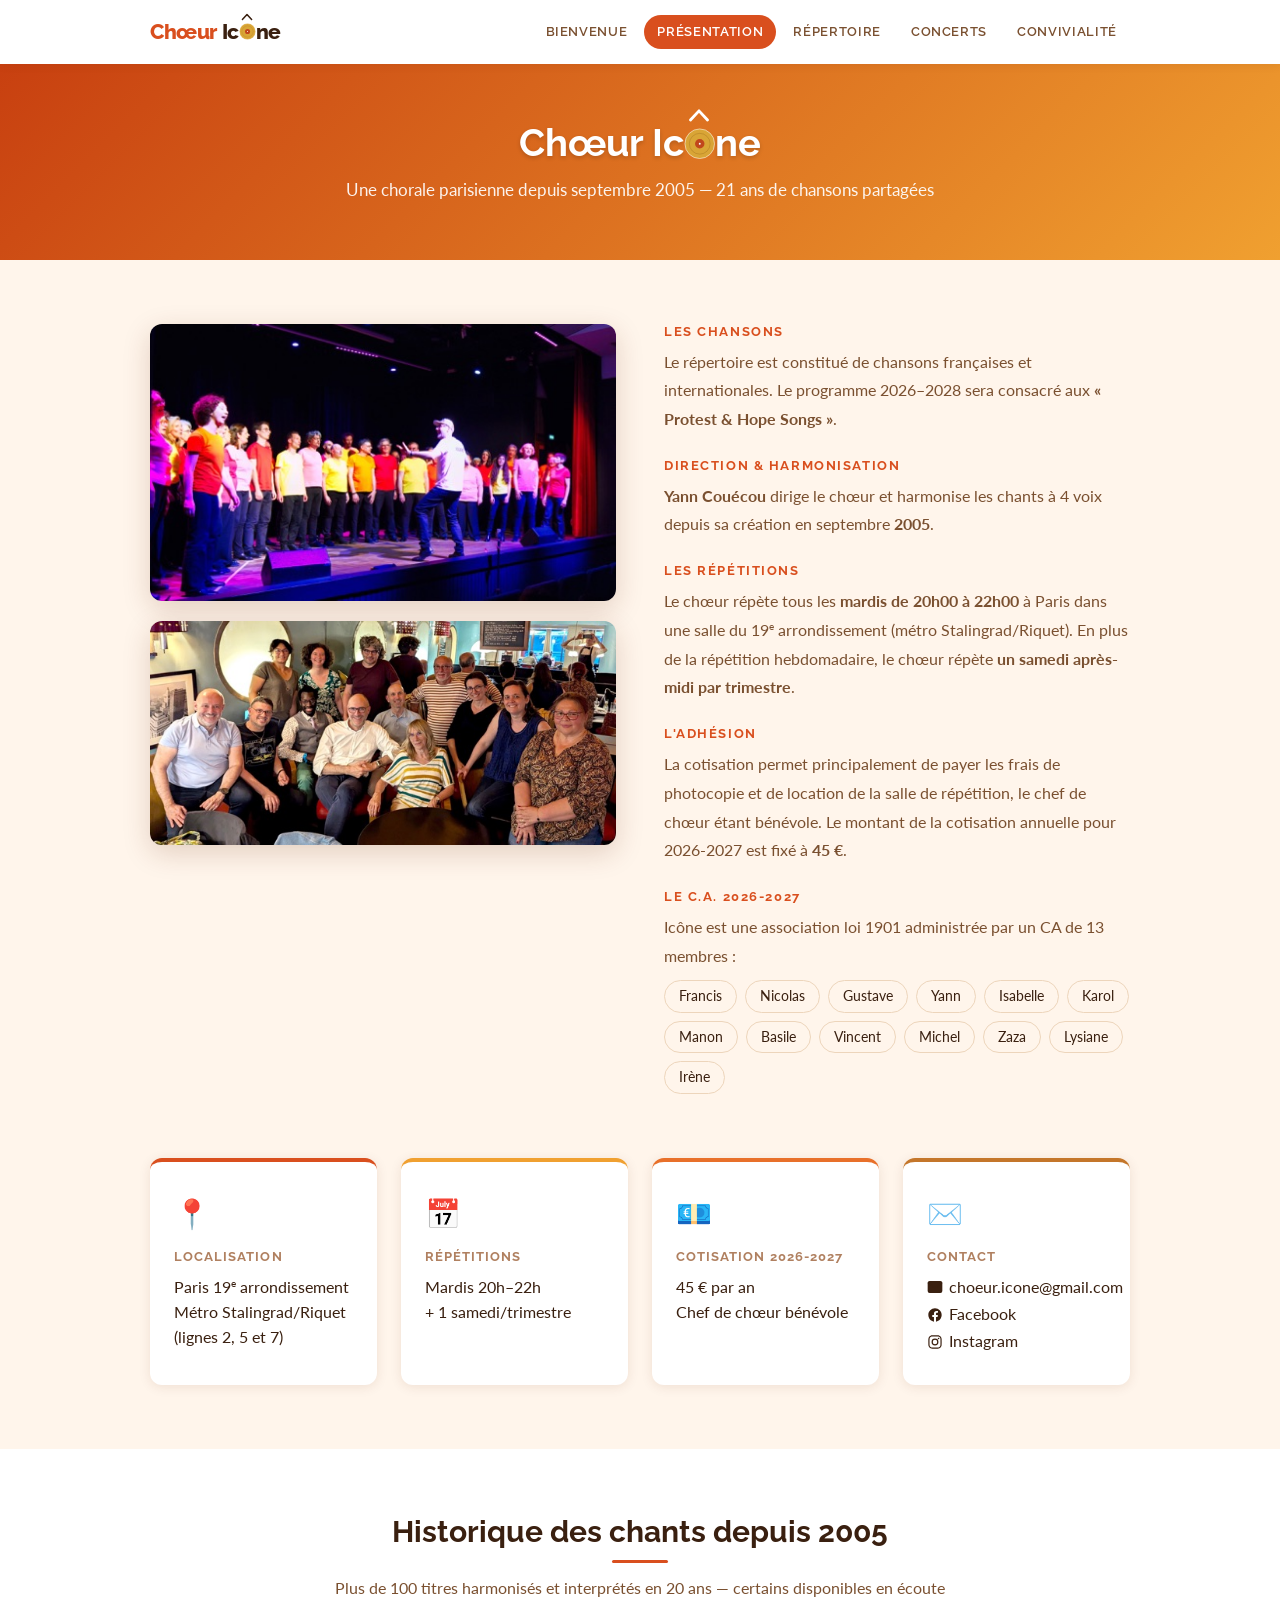
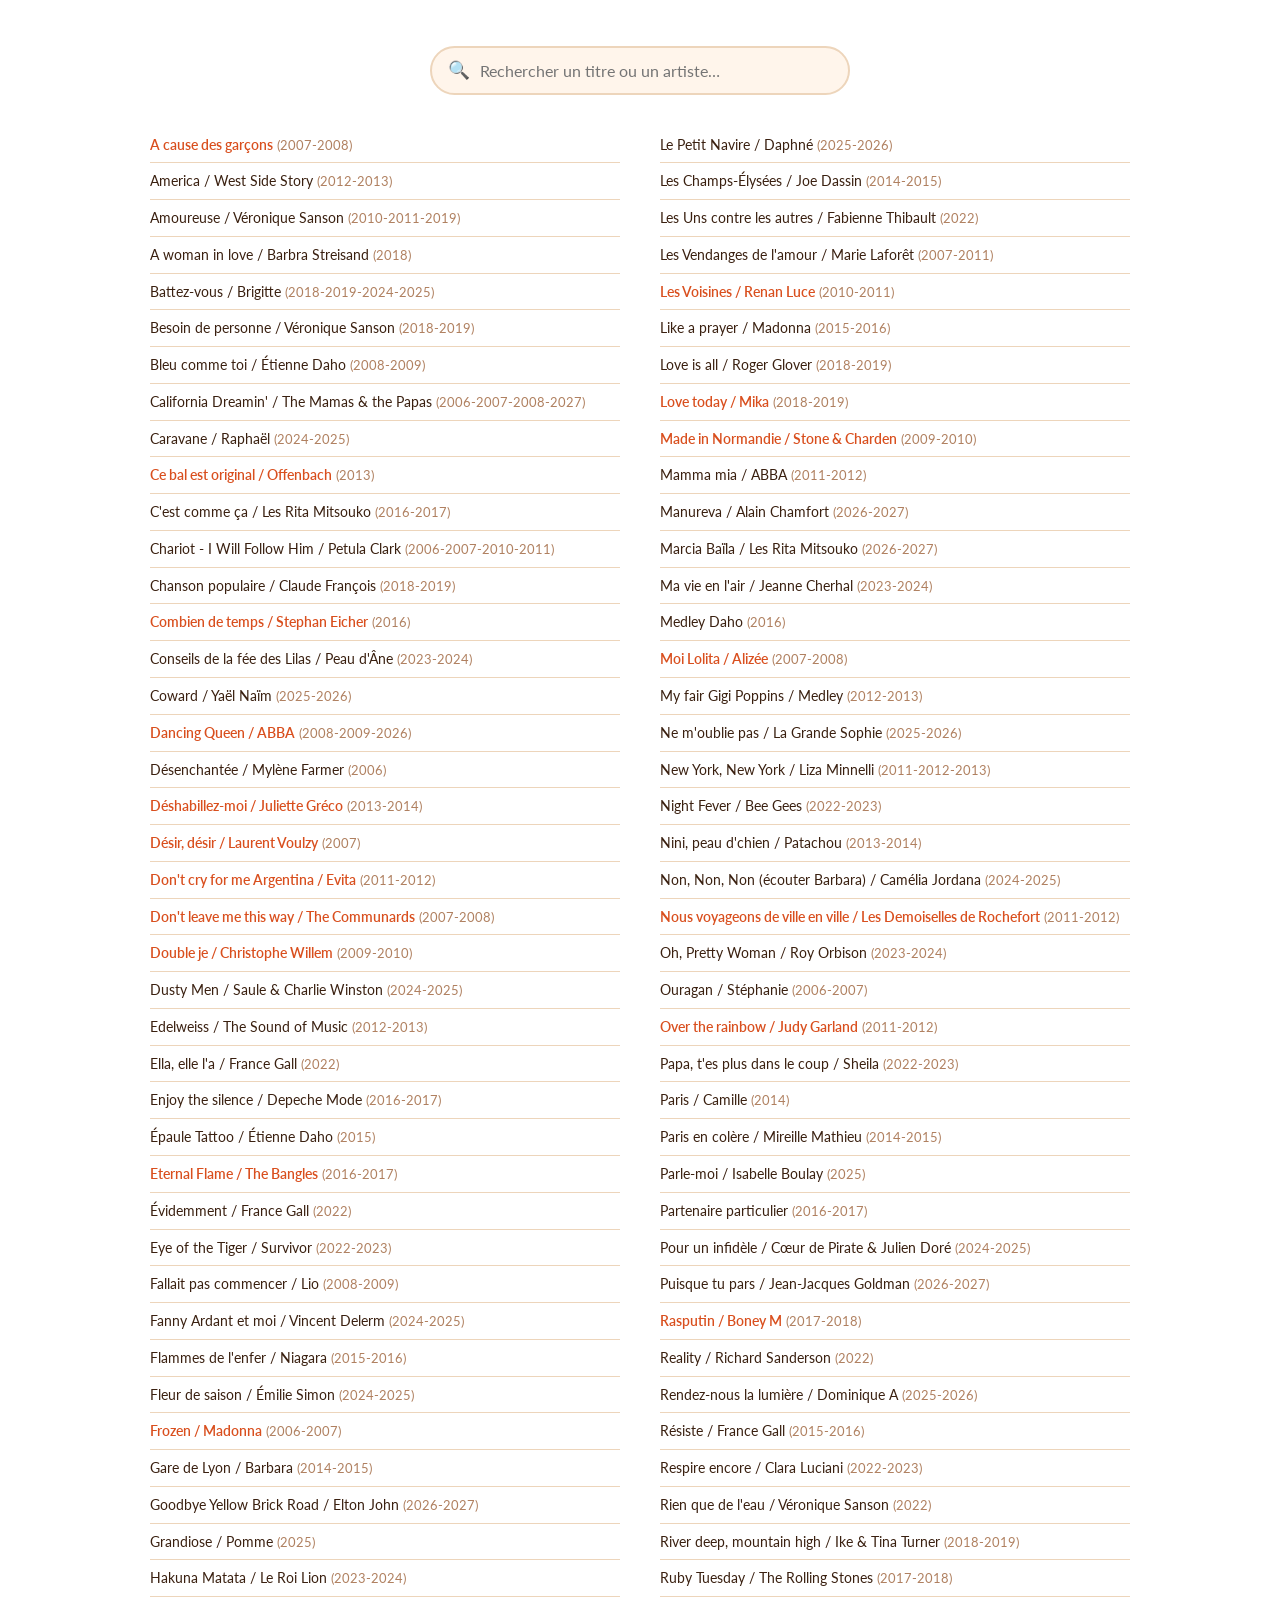
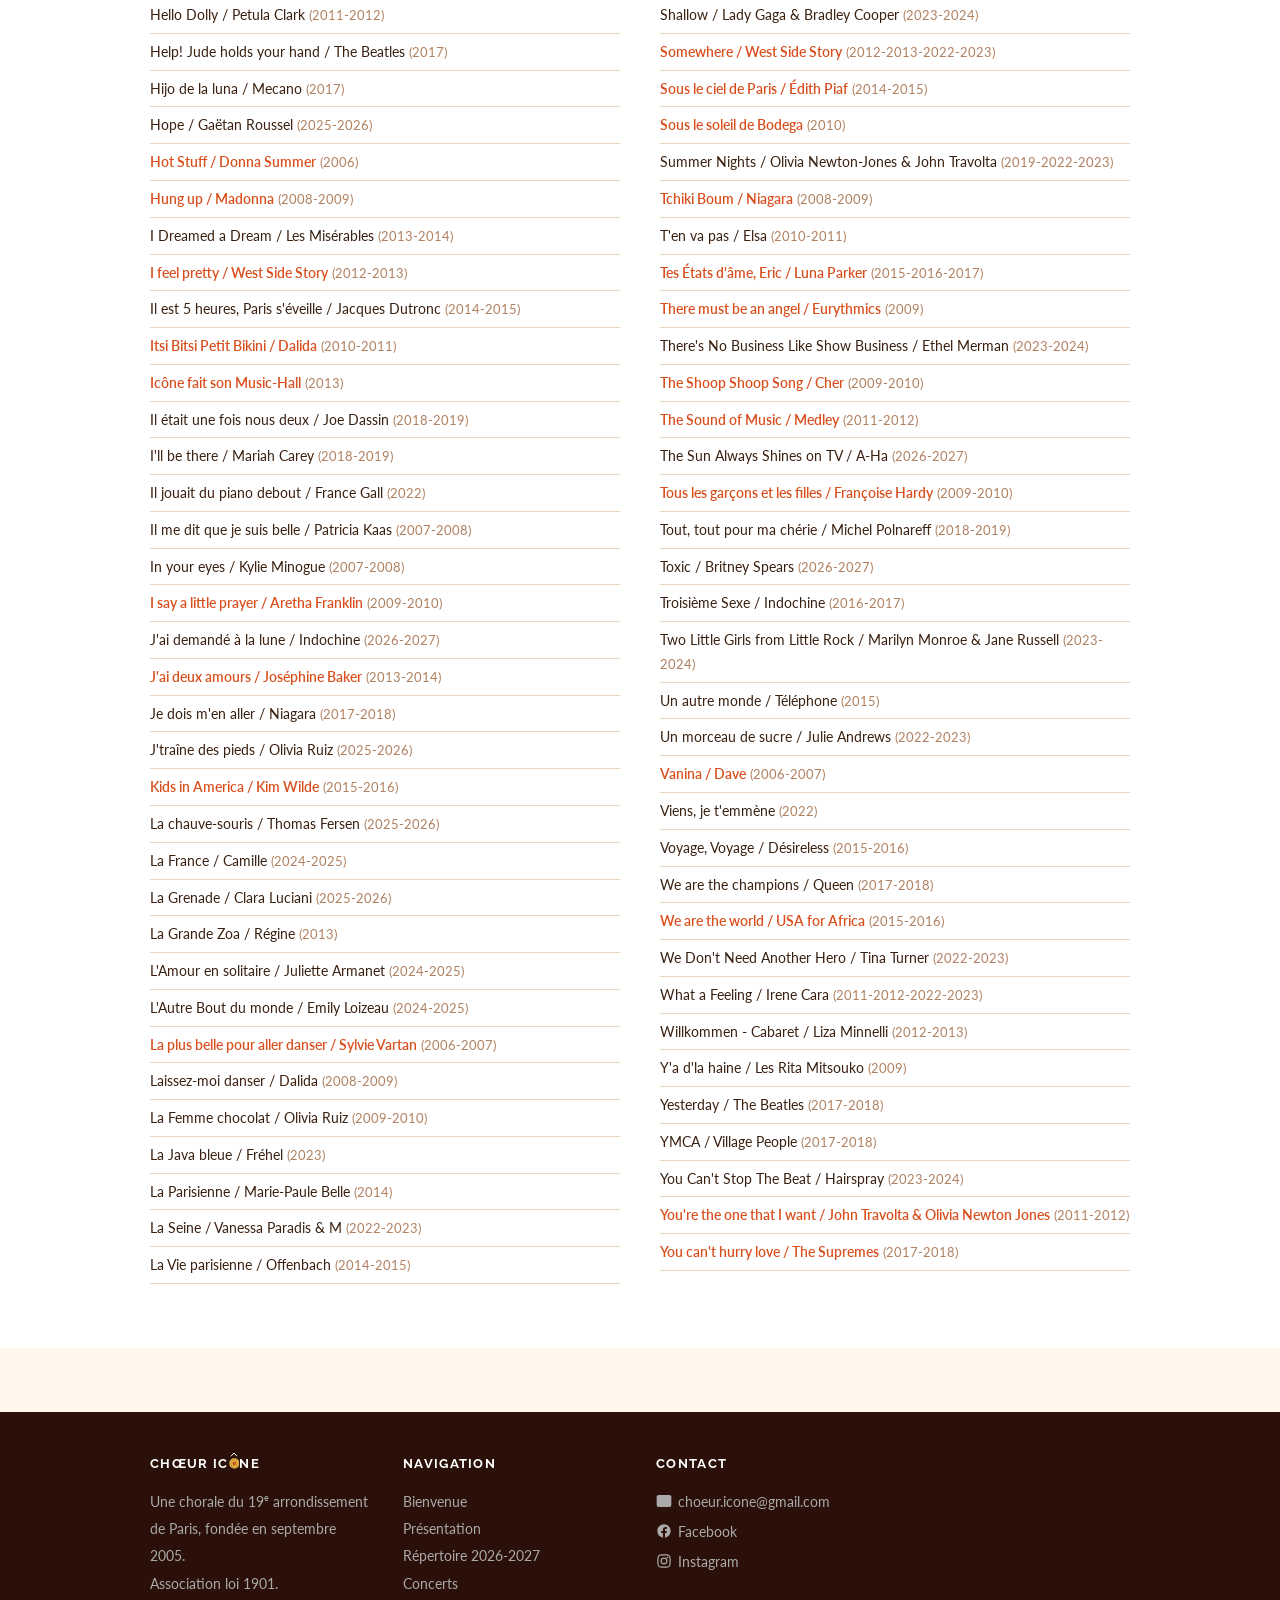
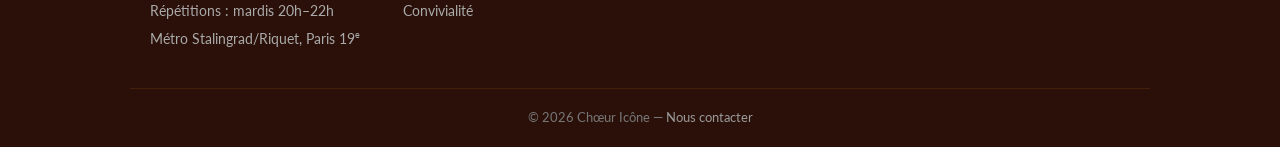
<file: icone/presentation.html>
<!DOCTYPE html>
<html lang="fr">
<head>
  <meta charset="UTF-8">
  <meta name="viewport" content="width=device-width, initial-scale=1.0">
  <title>Présentation — Chœur Icône, chorale de variété et pop française et internationale à Paris</title>
  <meta name="description" content="Présentation de la chorale de variété et pop française et internationale Chœur Icône à Paris : répertoire, répétitions, cotisation, conseil d'administration et historique des chants depuis 2005.">
  <meta name="keywords" content="chorale, chorale Paris, chorale variété, chorale pop, chorale variété et pop française et internationale, chœur amateur, chorale 19e arrondissement">
  <link rel="icon" type="image/svg+xml" href="media/favicon-icone.svg">
  <meta property="og:type" content="website">
  <meta property="og:title" content="Présentation — Chœur Icône, chorale de variété et pop française et internationale à Paris">
  <meta property="og:description" content="Présentation de la chorale de variété et pop française et internationale Chœur Icône à Paris : répertoire, répétitions, cotisation, conseil d'administration et historique des chants depuis 2005.">
  <meta property="og:image" content="media/presentation/presentation.jpg">
  <meta name="twitter:card" content="summary_large_image">
  <meta name="twitter:title" content="Présentation — Chœur Icône, chorale de variété et pop française et internationale à Paris">
  <meta name="twitter:description" content="Présentation de la chorale de variété et pop française et internationale Chœur Icône à Paris : répertoire, répétitions, cotisation, conseil d'administration et historique des chants depuis 2005.">
  <meta name="twitter:image" content="media/presentation/presentation.jpg">
  <script type="application/ld+json">
  {
    "@context": "https://schema.org",
    "@type": "PerformingGroup",
    "name": "Chœur Icône",
    "genre": "Chorale de variété et pop française et internationale",
    "foundingDate": "2005-09",
    "description": "Chorale de variété et pop française et internationale parisienne fondée en 2005. Répertoire de chansons françaises et internationales, répétitions le mardi soir dans le 19e arrondissement de Paris.",
    "address": {
      "@type": "PostalAddress",
      "addressLocality": "Paris",
      "addressRegion": "Île-de-France",
      "addressCountry": "FR"
    },
    "email": "choeur.icone@gmail.com",
    "sameAs": [
      "https://www.facebook.com/choeur.icone",
      "https://www.instagram.com/choeur_icone"
    ]
  }
  </script>
  <link rel="stylesheet" href="style.css">
</head>
<body>

<header class="site-header">
  <nav class="nav-inner">
    <a href="index.html" class="site-logo">Chœur<span> Ic<span class="icone-mark" aria-hidden="true"><svg class="im-accent" viewBox="0 0 60 40"><path d="M6 34 L30 8 L54 34" fill="none" stroke="currentColor" stroke-width="8" stroke-linecap="round" stroke-linejoin="round"/></svg><svg class="im-disc" viewBox="0 0 100 100"><circle cx="50" cy="50" r="47" fill="#D9A536" stroke="#fff" stroke-width="2" stroke-opacity=".85"/><circle cx="50" cy="50" r="33" fill="none" stroke="#8B5E15" stroke-width="2" opacity=".45"/><circle cx="50" cy="50" r="15" fill="#C1461C"/><circle cx="50" cy="50" r="3" fill="#fff"/></svg></span>ne</span></a>
    <button class="nav-toggle" aria-label="Ouvrir le menu" onclick="toggleMenu(this)">
      <span></span><span></span><span></span>
    </button>
    <ul class="nav-links" id="navLinks">
      <li><a href="index.html">Bienvenue</a></li>
      <li><a href="presentation.html" class="active">Présentation</a></li>
      <li><a href="repertoire.html">Répertoire</a></li>
      <li><a href="concerts.html">Concerts</a></li>
      <li><a href="convivialite.html">Convivialité</a></li>
    </ul>
  </nav>
</header>

<main>

  <section class="page-hero">
    <h1>Chœur Ic<span class="icone-mark" aria-hidden="true"><svg class="im-accent" viewBox="0 0 60 40"><path d="M6 34 L30 8 L54 34" fill="none" stroke="currentColor" stroke-width="8" stroke-linecap="round" stroke-linejoin="round"/></svg><svg class="im-disc" viewBox="0 0 100 100"><circle cx="50" cy="50" r="47" fill="#D9A536" stroke="#fff" stroke-width="2" stroke-opacity=".85"/><circle cx="50" cy="50" r="33" fill="none" stroke="#8B5E15" stroke-width="2" opacity=".45"/><circle cx="50" cy="50" r="15" fill="#C1461C"/><circle cx="50" cy="50" r="3" fill="#fff"/></svg></span>ne</h1>
    <p>Une chorale parisienne depuis septembre 2005 — 21 ans de chansons partagées</p>
  </section>

  <!-- ── Présentation principale ── -->
  <section class="section">
    <div class="container">
      <div class="pres-grid">
        <div>
          <div class="pres-photo">
            <img src="media/presentation/presentation.jpg" alt="Chœur Icône en répétition">
          </div>
          <div class="pres-photo" style="margin-top:20px;">
            <img src="media/presentation/PXL_20240704_195235957.MP.jpg" alt="Chœur Icône lors d'un concert">
          </div>
        </div>
        <div class="text-section">
          <h3>Les chansons</h3>
          <p>Le répertoire est constitué de chansons françaises et internationales. Le programme 2026–2028 sera consacré aux <strong>« Protest &amp; Hope Songs »</strong>.</p>

          <h3>Direction &amp; harmonisation</h3>
          <p><strong>Yann Couécou</strong> dirige le chœur et harmonise les chants à 4 voix depuis sa création en septembre <strong>2005</strong>.</p>

          <h3>Les répétitions</h3>
          <p>Le chœur répète tous les <strong>mardis de 20h00 à 22h00</strong> à Paris dans une salle du 19<sup>e</sup> arrondissement (métro Stalingrad/Riquet). En plus de la répétition hebdomadaire, le chœur répète <strong>un samedi après-midi par trimestre</strong>.</p>

          <h3>L'adhésion</h3>
          <p>La cotisation permet principalement de payer les frais de photocopie et de location de la salle de répétition, le chef de chœur étant bénévole. Le montant de la cotisation annuelle pour 2026-2027 est fixé à <strong>45 €</strong>.</p>

          <h3>Le C.A. 2026-2027</h3>
          <p>Icône est une association loi 1901 administrée par un CA de 13 membres :</p>
          <div class="ca-list">
            <span class="ca-badge">Francis</span><span class="ca-badge">Nicolas</span><span class="ca-badge">Gustave</span>
            <span class="ca-badge">Yann</span><span class="ca-badge">Isabelle</span>
            <span class="ca-badge">Karol</span><span class="ca-badge">Manon</span><span class="ca-badge">Basile</span>
            <span class="ca-badge">Vincent</span><span class="ca-badge">Michel</span><span class="ca-badge">Zaza</span>
            <span class="ca-badge">Lysiane</span><span class="ca-badge">Irène</span>
          </div>
        </div>
      </div>
    </div>
  </section>

  <!-- ── Info Cards ── -->
  <section class="section" style="padding-top:0;">
    <div class="container">
      <div class="info-grid">
        <div class="info-card">
          <div class="ic-icon">📍</div>
          <h3>Localisation</h3>
          <p>Paris 19<sup>e</sup> arrondissement<br>Métro Stalingrad/Riquet (lignes 2, 5 et 7)</p>
        </div>
        <div class="info-card">
          <div class="ic-icon">📅</div>
          <h3>Répétitions</h3>
          <p>Mardis 20h–22h<br>+ 1 samedi/trimestre</p>
        </div>
        <div class="info-card">
          <div class="ic-icon">💶</div>
          <h3>Cotisation 2026-2027</h3>
          <p>45 € par an<br>Chef de chœur bénévole</p>
        </div>
        <div class="info-card">
          <div class="ic-icon">✉️</div>
          <h3>Contact</h3>
          <p><a class="social-link" href="mailto:choeur.icone@gmail.com"><svg viewBox="0 0 24 24" aria-hidden="true" fill="none" stroke="currentColor" stroke-width="2" stroke-linecap="round" stroke-linejoin="round"><rect x="2" y="4" width="20" height="16" rx="2"/><path d="M2 6l10 7 10-7"/></svg>choeur.icone@gmail.com</a><br>
            <a class="social-link" href="https://www.facebook.com/choeur.icone" target="_blank" rel="noopener"><svg viewBox="0 0 24 24" aria-hidden="true"><path d="M22 12.06C22 6.5 17.52 2 12 2S2 6.5 2 12.06c0 5.02 3.66 9.18 8.44 9.94v-7.03H7.9v-2.91h2.54V9.85c0-2.5 1.49-3.89 3.77-3.89 1.09 0 2.23.2 2.23.2v2.46h-1.26c-1.24 0-1.63.77-1.63 1.56v1.88h2.78l-.44 2.91h-2.34V22c4.78-.76 8.44-4.92 8.44-9.94"/></svg>Facebook</a><br>
            <a class="social-link" href="https://www.instagram.com/choeur_icone" target="_blank" rel="noopener"><svg viewBox="0 0 24 24" aria-hidden="true"><path d="M12 2c-2.72 0-3.06.01-4.12.06-1.06.05-1.79.22-2.43.47-.66.26-1.22.6-1.77 1.16-.56.55-.9 1.11-1.16 1.77-.25.64-.42 1.37-.47 2.43C2 8.94 2 9.28 2 12s.01 3.06.06 4.12c.05 1.06.22 1.79.47 2.43.26.66.6 1.22 1.16 1.77.55.56 1.11.9 1.77 1.16.64.25 1.37.42 2.43.47C8.94 22 9.28 22 12 22s3.06-.01 4.12-.06c1.06-.05 1.79-.22 2.43-.47.66-.26 1.22-.6 1.77-1.16.56-.55.9-1.11 1.16-1.77.25-.64.42-1.37.47-2.43.05-1.06.06-1.4.06-4.12s-.01-3.06-.06-4.12c-.05-1.06-.22-1.79-.47-2.43-.26-.66-.6-1.22-1.16-1.77-.55-.56-1.11-.9-1.77-1.16-.64-.25-1.37-.42-2.43-.47C15.06 2.01 14.72 2 12 2m0 1.8c2.67 0 2.99.01 4.04.06.98.04 1.5.21 1.86.35.47.18.8.4 1.15.75.35.35.57.68.75 1.15.14.36.31.88.35 1.86.05 1.05.06 1.37.06 4.04s-.01 2.99-.06 4.04c-.04.98-.21 1.5-.35 1.86-.18.47-.4.8-.75 1.15-.35.35-.68.57-1.15.75-.36.14-.88.31-1.86.35-1.05.05-1.37.06-4.04.06s-2.99-.01-4.04-.06c-.98-.04-1.5-.21-1.86-.35-.47-.18-.8-.4-1.15-.75-.35-.35-.57-.68-.75-1.15-.14-.36-.31-.88-.35-1.86C3.81 14.99 3.8 14.67 3.8 12s.01-2.99.06-4.04c.04-.98.21-1.5.35-1.86.18-.47.4-.8.75-1.15.35-.35.68-.57 1.15-.75.36-.14.88-.31 1.86-.35C9.01 3.81 9.33 3.8 12 3.8m0 3.05a5.15 5.15 0 1 0 0 10.3 5.15 5.15 0 0 0 0-10.3m0 8.5a3.35 3.35 0 1 1 0-6.7 3.35 3.35 0 0 1 0 6.7m6.55-8.7a1.2 1.2 0 1 1-2.4 0 1.2 1.2 0 0 1 2.4 0"/></svg>Instagram</a>
          </p>
        </div>
      </div>
    </div>
  </section>

  <!-- ── Historique ── -->
  <section class="section history-section" id="historique">
    <div class="container">
      <div class="section-title">
        <h2>Historique des chants depuis 2005</h2>
        <p>Plus de 100 titres harmonisés et interprétés en 20 ans — certains disponibles en écoute</p>
      </div>
      <div class="history-search">
        <span class="search-icon">🔍</span>
        <input type="text" id="histSearch" placeholder="Rechercher un titre ou un artiste…"
               oninput="filterHistory(this.value)" aria-label="Rechercher dans l'historique">
      </div>
      <ul class="history-list" id="historyList">
        <li><a href="media/audio/09%20A%20Caus'%20des%20garc%CC%A7ons%20(2008).mp3">A cause des garçons</a><span class="years">(2007-2008)</span></li>
        <li>America / West Side Story<span class="years">(2012-2013)</span></li>
        <li>Amoureuse / Véronique Sanson<span class="years">(2010-2011-2019)</span></li>
        <li>A woman in love / Barbra Streisand<span class="years">(2018)</span></li>
        <li>Battez-vous / Brigitte<span class="years">(2018-2019-2024-2025)</span></li>
        <li>Besoin de personne / Véronique Sanson<span class="years">(2018-2019)</span></li>
        <li>Bleu comme toi / Étienne Daho<span class="years">(2008-2009)</span></li>
        <li>California Dreamin' / The Mamas &amp; the Papas<span class="years">(2006-2007-2008-2027)</span></li>
        <li>Caravane / Raphaël<span class="years">(2024-2025)</span></li>
        <li><a href="media/audio/01%20Ce%20bal%20est%20original%20(2013).mp3">Ce bal est original / Offenbach</a><span class="years">(2013)</span></li>
        <li>C'est comme ça / Les Rita Mitsouko<span class="years">(2016-2017)</span></li>
        <li>Chariot - I Will Follow Him / Petula Clark<span class="years">(2006-2007-2010-2011)</span></li>
        <li>Chanson populaire / Claude François<span class="years">(2018-2019)</span></li>
        <li><a href="media/audio/09%20Combien%20de%20temps%20(2016).mp3">Combien de temps / Stephan Eicher</a><span class="years">(2016)</span></li>
        <li>Conseils de la fée des Lilas / Peau d'Âne<span class="years">(2023-2024)</span></li>
        <li>Coward / Yaël Naïm<span class="years">(2025-2026)</span></li>
        <li><a href="media/audio/01%20Dancing%20Queen%20(2008).mp3">Dancing Queen / ABBA</a><span class="years">(2008-2009-2026)</span></li>
        <li>Désenchantée / Mylène Farmer<span class="years">(2006)</span></li>
        <li><a href="media/audio/03%20De%CC%81shabillez-moi%20(2013).mp3">Déshabillez-moi / Juliette Gréco</a><span class="years">(2013-2014)</span></li>
        <li><a href="media/audio/04%20De%CC%81sir%20De%CC%81sir%20(2007).mp3">Désir, désir / Laurent Voulzy</a><span class="years">(2007)</span></li>
        <li><a href="media/audio/12%20Don't%20cry%20for%20me%20Argentina.mp3">Don't cry for me Argentina / Evita</a><span class="years">(2011-2012)</span></li>
        <li><a href="media/audio/07%20Don't%20leave%20me%20this%20way%20(2008).mp3">Don't leave me this way / The Communards</a><span class="years">(2007-2008)</span></li>
        <li><a href="media/audio/07%20Double%20Je%20(2010).mp3">Double je / Christophe Willem</a><span class="years">(2009-2010)</span></li>
        <li>Dusty Men / Saule &amp; Charlie Winston<span class="years">(2024-2025)</span></li>
        <li>Edelweiss / The Sound of Music<span class="years">(2012-2013)</span></li>
        <li>Ella, elle l'a / France Gall<span class="years">(2022)</span></li>
        <li>Enjoy the silence / Depeche Mode<span class="years">(2016-2017)</span></li>
        <li>Épaule Tattoo / Étienne Daho<span class="years">(2015)</span></li>
        <li><a href="media/audio/06%20Eternal%20Flame%20(2016).mp3">Eternal Flame / The Bangles</a><span class="years">(2016-2017)</span></li>
        <li>Évidemment / France Gall<span class="years">(2022)</span></li>
        <li>Eye of the Tiger / Survivor<span class="years">(2022-2023)</span></li>
        <li>Fallait pas commencer / Lio<span class="years">(2008-2009)</span></li>
        <li>Fanny Ardant et moi / Vincent Delerm<span class="years">(2024-2025)</span></li>
        <li>Flammes de l'enfer / Niagara<span class="years">(2015-2016)</span></li>
        <li>Fleur de saison / Émilie Simon<span class="years">(2024-2025)</span></li>
        <li><a href="media/audio/03%20Frozen%20(2007).mp3">Frozen / Madonna</a><span class="years">(2006-2007)</span></li>
        <li>Gare de Lyon / Barbara<span class="years">(2014-2015)</span></li>
        <li>Goodbye Yellow Brick Road / Elton John<span class="years">(2026-2027)</span></li>
        <li>Grandiose / Pomme<span class="years">(2025)</span></li>
        <li>Hakuna Matata / Le Roi Lion<span class="years">(2023-2024)</span></li>
        <li>Hello Dolly / Petula Clark<span class="years">(2011-2012)</span></li>
        <li>Help! Jude holds your hand / The Beatles<span class="years">(2017)</span></li>
        <li>Hijo de la luna / Mecano<span class="years">(2017)</span></li>
        <li>Hope / Gaëtan Roussel<span class="years">(2025-2026)</span></li>
        <li><a href="media/audio/03%20Hot%20Stuff%20(2006).mp3">Hot Stuff / Donna Summer</a><span class="years">(2006)</span></li>
        <li><a href="media/audio/12%20Hung%20Up%20(2008).mp3">Hung up / Madonna</a><span class="years">(2008-2009)</span></li>
        <li>I Dreamed a Dream / Les Misérables<span class="years">(2013-2014)</span></li>
        <li><a href="media/audio/13%20I%20feel%20pretty.mp3">I feel pretty / West Side Story</a><span class="years">(2012-2013)</span></li>
        <li>Il est 5 heures, Paris s'éveille / Jacques Dutronc<span class="years">(2014-2015)</span></li>
        <li><a href="media/audio/13%20Itsi%20Bitsi%20Petit%20Bikini%20(2010).mp3">Itsi Bitsi Petit Bikini / Dalida</a><span class="years">(2010-2011)</span></li>
        <li><a href="media/audio/09%20Ico%CC%82ne%20fait%20son%20Music-Hall%20(2013).mp3">Icône fait son Music-Hall</a><span class="years">(2013)</span></li>
        <li>Il était une fois nous deux / Joe Dassin<span class="years">(2018-2019)</span></li>
        <li>I'll be there / Mariah Carey<span class="years">(2018-2019)</span></li>
        <li>Il jouait du piano debout / France Gall<span class="years">(2022)</span></li>
        <li>Il me dit que je suis belle / Patricia Kaas<span class="years">(2007-2008)</span></li>
        <li>In your eyes / Kylie Minogue<span class="years">(2007-2008)</span></li>
        <li><a href="media/audio/02%20I%20say%20a%20little%20prayer%20(2009).mp3">I say a little prayer / Aretha Franklin</a><span class="years">(2009-2010)</span></li>
        <li>J'ai demandé à la lune / Indochine<span class="years">(2026-2027)</span></li>
        <li><a href="media/audio/J'ai%20deux%20amours.mp3">J'ai deux amours / Joséphine Baker</a><span class="years">(2013-2014)</span></li>
        <li>Je dois m'en aller / Niagara<span class="years">(2017-2018)</span></li>
        <li>J'traîne des pieds / Olivia Ruiz<span class="years">(2025-2026)</span></li>
        <li><a href="media/audio/07%20Kids%20in%20America%20(2016).mp3">Kids in America / Kim Wilde</a><span class="years">(2015-2016)</span></li>
        <li>La chauve-souris / Thomas Fersen<span class="years">(2025-2026)</span></li>
        <li>La France / Camille<span class="years">(2024-2025)</span></li>
        <li>La Grenade / Clara Luciani<span class="years">(2025-2026)</span></li>
        <li>La Grande Zoa / Régine<span class="years">(2013)</span></li>
        <li>L'Amour en solitaire / Juliette Armanet<span class="years">(2024-2025)</span></li>
        <li>L'Autre Bout du monde / Emily Loizeau<span class="years">(2024-2025)</span></li>
        <li><a href="media/audio/14%20La%20plus%20belle%20pour%20aller%20danser%20(2007).mp3">La plus belle pour aller danser / Sylvie Vartan</a><span class="years">(2006-2007)</span></li>
        <li>Laissez-moi danser / Dalida<span class="years">(2008-2009)</span></li>
        <li>La Femme chocolat / Olivia Ruiz<span class="years">(2009-2010)</span></li>
        <li>La Java bleue / Fréhel<span class="years">(2023)</span></li>
        <li>La Parisienne / Marie-Paule Belle<span class="years">(2014)</span></li>
        <li>La Seine / Vanessa Paradis &amp; M<span class="years">(2022-2023)</span></li>
        <li>La Vie parisienne / Offenbach<span class="years">(2014-2015)</span></li>
        <li>Le Petit Navire / Daphné<span class="years">(2025-2026)</span></li>
        <li>Les Champs-Élysées / Joe Dassin<span class="years">(2014-2015)</span></li>
        <li>Les Uns contre les autres / Fabienne Thibault<span class="years">(2022)</span></li>
        <li>Les Vendanges de l'amour / Marie Laforêt<span class="years">(2007-2011)</span></li>
        <li><a href="media/audio/11%20Les%20Voisines%20(2010).mp3">Les Voisines / Renan Luce</a><span class="years">(2010-2011)</span></li>
        <li>Like a prayer / Madonna<span class="years">(2015-2016)</span></li>
        <li>Love is all / Roger Glover<span class="years">(2018-2019)</span></li>
        <li><a href="media/audio/05%20Love%20today%20(2018).mp3">Love today / Mika</a><span class="years">(2018-2019)</span></li>
        <li><a href="media/audio/15%20Made%20in%20Normandie%20(2009).mp3">Made in Normandie / Stone &amp; Charden</a><span class="years">(2009-2010)</span></li>
        <li>Mamma mia / ABBA<span class="years">(2011-2012)</span></li>
        <li>Manureva / Alain Chamfort<span class="years">(2026-2027)</span></li>
        <li>Marcia Baïla / Les Rita Mitsouko<span class="years">(2026-2027)</span></li>
        <li>Ma vie en l'air / Jeanne Cherhal<span class="years">(2023-2024)</span></li>
        <li>Medley Daho<span class="years">(2016)</span></li>
        <li><a href="media/audio/13%20Moi...Lolita%20(2008).mp3">Moi Lolita / Alizée</a><span class="years">(2007-2008)</span></li>
        <li>My fair Gigi Poppins / Medley<span class="years">(2012-2013)</span></li>
        <li>Ne m'oublie pas / La Grande Sophie<span class="years">(2025-2026)</span></li>
        <li>New York, New York / Liza Minnelli<span class="years">(2011-2012-2013)</span></li>
        <li>Night Fever / Bee Gees<span class="years">(2022-2023)</span></li>
        <li>Nini, peau d'chien / Patachou<span class="years">(2013-2014)</span></li>
        <li>Non, Non, Non (écouter Barbara) / Camélia Jordana<span class="years">(2024-2025)</span></li>
        <li><a href="media/audio/08%20Nous%20voyageons%20de%20ville%20en%20ville.mp3">Nous voyageons de ville en ville / Les Demoiselles de Rochefort</a><span class="years">(2011-2012)</span></li>
        <li>Oh, Pretty Woman / Roy Orbison<span class="years">(2023-2024)</span></li>
        <li>Ouragan / Stéphanie<span class="years">(2006-2007)</span></li>
        <li><a href="media/audio/03%20Over%20the%20rainbow.mp3">Over the rainbow / Judy Garland</a><span class="years">(2011-2012)</span></li>
        <li>Papa, t'es plus dans le coup / Sheila<span class="years">(2022-2023)</span></li>
        <li>Paris / Camille<span class="years">(2014)</span></li>
        <li>Paris en colère / Mireille Mathieu<span class="years">(2014-2015)</span></li>
        <li>Parle-moi / Isabelle Boulay<span class="years">(2025)</span></li>
        <li>Partenaire particulier<span class="years">(2016-2017)</span></li>
        <li>Pour un infidèle / Cœur de Pirate &amp; Julien Doré<span class="years">(2024-2025)</span></li>
        <li>Puisque tu pars / Jean-Jacques Goldman<span class="years">(2026-2027)</span></li>
        <li><a href="media/audio/18%20Rasputin%20(2017).mp3">Rasputin / Boney M</a><span class="years">(2017-2018)</span></li>
        <li>Reality / Richard Sanderson<span class="years">(2022)</span></li>
        <li>Rendez-nous la lumière / Dominique A<span class="years">(2025-2026)</span></li>
        <li>Résiste / France Gall<span class="years">(2015-2016)</span></li>
        <li>Respire encore / Clara Luciani<span class="years">(2022-2023)</span></li>
        <li>Rien que de l'eau / Véronique Sanson<span class="years">(2022)</span></li>
        <li>River deep, mountain high / Ike &amp; Tina Turner<span class="years">(2018-2019)</span></li>
        <li>Ruby Tuesday / The Rolling Stones<span class="years">(2017-2018)</span></li>
        <li>Shallow / Lady Gaga &amp; Bradley Cooper<span class="years">(2023-2024)</span></li>
        <li><a href="media/audio/05%20Somewhere.mp3">Somewhere / West Side Story</a><span class="years">(2012-2013-2022-2023)</span></li>
        <li><a href="media/audio/11%20Sous%20le%20ciel%20de%20Paris%20(2015).mp3">Sous le ciel de Paris / Édith Piaf</a><span class="years">(2014-2015)</span></li>
        <li><a href="media/audio/09%20Sous%20le%20soleil%20de%20Bodega%20(2010).mp3">Sous le soleil de Bodega</a><span class="years">(2010)</span></li>
        <li>Summer Nights / Olivia Newton-Jones &amp; John Travolta<span class="years">(2019-2022-2023)</span></li>
        <li><a href="media/audio/06%20Tchiki%20boum%20(2009).mp3">Tchiki Boum / Niagara</a><span class="years">(2008-2009)</span></li>
        <li>T'en va pas / Elsa<span class="years">(2010-2011)</span></li>
        <li><a href="media/audio/01%20Tes%20e%CC%81tats%20d'a%CC%82me%2C%20Eric%20(2015).mp3">Tes États d'âme, Eric / Luna Parker</a><span class="years">(2015-2016-2017)</span></li>
        <li><a href="media/audio/05%20There%20must%20be%20an%20angel%20(2009).mp3">There must be an angel / Eurythmics</a><span class="years">(2009)</span></li>
        <li>There's No Business Like Show Business / Ethel Merman<span class="years">(2023-2024)</span></li>
        <li><a href="media/audio/04%20The%20Shoop%20Shoop%20Song%20(2010).mp3">The Shoop Shoop Song / Cher</a><span class="years">(2009-2010)</span></li>
        <li><a href="media/audio/06%20The%20Sound%20of%20music.mp3">The Sound of Music / Medley</a><span class="years">(2011-2012)</span></li>
        <li>The Sun Always Shines on TV / A-Ha<span class="years">(2026-2027)</span></li>
        <li><a href="media/audio/10%20Tous%20les%20garc%CC%A7ons%20et%20les%20filles%20(2010).mp3">Tous les garçons et les filles / Françoise Hardy</a><span class="years">(2009-2010)</span></li>
        <li>Tout, tout pour ma chérie / Michel Polnareff<span class="years">(2018-2019)</span></li>
        <li>Toxic / Britney Spears<span class="years">(2026-2027)</span></li>
        <li>Troisième Sexe / Indochine<span class="years">(2016-2017)</span></li>
        <li>Two Little Girls from Little Rock / Marilyn Monroe &amp; Jane Russell<span class="years">(2023-2024)</span></li>
        <li>Un autre monde / Téléphone<span class="years">(2015)</span></li>
        <li>Un morceau de sucre / Julie Andrews<span class="years">(2022-2023)</span></li>
        <li><a href="media/audio/08%20Vanina%20(2007).mp3">Vanina / Dave</a><span class="years">(2006-2007)</span></li>
        <li>Viens, je t'emmène<span class="years">(2022)</span></li>
        <li>Voyage, Voyage / Désireless<span class="years">(2015-2016)</span></li>
        <li>We are the champions / Queen<span class="years">(2017-2018)</span></li>
        <li><a href="media/audio/03%20We%20are%20the%20world%20(2016).mp3">We are the world / USA for Africa</a><span class="years">(2015-2016)</span></li>
        <li>We Don't Need Another Hero / Tina Turner<span class="years">(2022-2023)</span></li>
        <li>What a Feeling / Irene Cara<span class="years">(2011-2012-2022-2023)</span></li>
        <li>Willkommen - Cabaret / Liza Minnelli<span class="years">(2012-2013)</span></li>
        <li>Y'a d'la haine / Les Rita Mitsouko<span class="years">(2009)</span></li>
        <li>Yesterday / The Beatles<span class="years">(2017-2018)</span></li>
        <li>YMCA / Village People<span class="years">(2017-2018)</span></li>
        <li>You Can't Stop The Beat / Hairspray<span class="years">(2023-2024)</span></li>
        <li><a href="media/audio/17%20You%20re%20the%20one%20that%20I%20want.mp3">You're the one that I want / John Travolta &amp; Olivia Newton Jones</a><span class="years">(2011-2012)</span></li>
        <li><a href="media/audio/11%20You%20can't%20hurry%20love%20(2017).mp3">You can't hurry love / The Supremes</a><span class="years">(2017-2018)</span></li>
      </ul>
      <p id="histNoResult" style="display:none; text-align:center; color:var(--text-muted); margin-top:24px;">Aucun résultat pour cette recherche.</p>
    </div>
  </section>

</main>

<footer class="site-footer">
  <div class="footer-inner">
    <div class="footer-col">
      <h4>Chœur Ic<span class="icone-mark" aria-hidden="true"><svg class="im-accent" viewBox="0 0 60 40"><path d="M6 34 L30 8 L54 34" fill="none" stroke="currentColor" stroke-width="8" stroke-linecap="round" stroke-linejoin="round"/></svg><svg class="im-disc" viewBox="0 0 100 100"><circle cx="50" cy="50" r="47" fill="#D9A536" stroke="#fff" stroke-width="2" stroke-opacity=".85"/><circle cx="50" cy="50" r="33" fill="none" stroke="#8B5E15" stroke-width="2" opacity=".45"/><circle cx="50" cy="50" r="15" fill="#C1461C"/><circle cx="50" cy="50" r="3" fill="#fff"/></svg></span>ne</h4>
      <p>Une chorale du 19<sup>e</sup> arrondissement de Paris, fondée en septembre 2005.<br>Association loi 1901.<br>Répétitions : mardis 20h–22h<br>Métro Stalingrad/Riquet, Paris 19<sup>e</sup></p>
    </div>
    <div class="footer-col">
      <h4>Navigation</h4>
      <p><a href="index.html">Bienvenue</a><br><a href="presentation.html">Présentation</a><br><a href="repertoire.html">Répertoire 2026-2027</a><br><a href="concerts.html">Concerts</a><br><a href="convivialite.html">Convivialité</a></p>
    </div>
    <div class="footer-col">
      <h4>Contact</h4>
      <p><a class="social-link" href="mailto:choeur.icone@gmail.com"><svg viewBox="0 0 24 24" aria-hidden="true" fill="none" stroke="currentColor" stroke-width="2" stroke-linecap="round" stroke-linejoin="round"><rect x="2" y="4" width="20" height="16" rx="2"/><path d="M2 6l10 7 10-7"/></svg>choeur.icone@gmail.com</a><br>
        <a class="social-link" href="https://www.facebook.com/choeur.icone" target="_blank" rel="noopener"><svg viewBox="0 0 24 24" aria-hidden="true"><path d="M22 12.06C22 6.5 17.52 2 12 2S2 6.5 2 12.06c0 5.02 3.66 9.18 8.44 9.94v-7.03H7.9v-2.91h2.54V9.85c0-2.5 1.49-3.89 3.77-3.89 1.09 0 2.23.2 2.23.2v2.46h-1.26c-1.24 0-1.63.77-1.63 1.56v1.88h2.78l-.44 2.91h-2.34V22c4.78-.76 8.44-4.92 8.44-9.94"/></svg>Facebook</a><br>
        <a class="social-link" href="https://www.instagram.com/choeur_icone" target="_blank" rel="noopener"><svg viewBox="0 0 24 24" aria-hidden="true"><path d="M12 2c-2.72 0-3.06.01-4.12.06-1.06.05-1.79.22-2.43.47-.66.26-1.22.6-1.77 1.16-.56.55-.9 1.11-1.16 1.77-.25.64-.42 1.37-.47 2.43C2 8.94 2 9.28 2 12s.01 3.06.06 4.12c.05 1.06.22 1.79.47 2.43.26.66.6 1.22 1.16 1.77.55.56 1.11.9 1.77 1.16.64.25 1.37.42 2.43.47C8.94 22 9.28 22 12 22s3.06-.01 4.12-.06c1.06-.05 1.79-.22 2.43-.47.66-.26 1.22-.6 1.77-1.16.56-.55.9-1.11 1.16-1.77.25-.64.42-1.37.47-2.43.05-1.06.06-1.4.06-4.12s-.01-3.06-.06-4.12c-.05-1.06-.22-1.79-.47-2.43-.26-.66-.6-1.22-1.16-1.77-.55-.56-1.11-.9-1.77-1.16-.64-.25-1.37-.42-2.43-.47C15.06 2.01 14.72 2 12 2m0 1.8c2.67 0 2.99.01 4.04.06.98.04 1.5.21 1.86.35.47.18.8.4 1.15.75.35.35.57.68.75 1.15.14.36.31.88.35 1.86.05 1.05.06 1.37.06 4.04s-.01 2.99-.06 4.04c-.04.98-.21 1.5-.35 1.86-.18.47-.4.8-.75 1.15-.35.35-.68.57-1.15.75-.36.14-.88.31-1.86.35-1.05.05-1.37.06-4.04.06s-2.99-.01-4.04-.06c-.98-.04-1.5-.21-1.86-.35-.47-.18-.8-.4-1.15-.75-.35-.35-.57-.68-.75-1.15-.14-.36-.31-.88-.35-1.86C3.81 14.99 3.8 14.67 3.8 12s.01-2.99.06-4.04c.04-.98.21-1.5.35-1.86.18-.47.4-.8.75-1.15.35-.35.68-.57 1.15-.75.36-.14.88-.31 1.86-.35C9.01 3.81 9.33 3.8 12 3.8m0 3.05a5.15 5.15 0 1 0 0 10.3 5.15 5.15 0 0 0 0-10.3m0 8.5a3.35 3.35 0 1 1 0-6.7 3.35 3.35 0 0 1 0 6.7m6.55-8.7a1.2 1.2 0 1 1-2.4 0 1.2 1.2 0 0 1 2.4 0"/></svg>Instagram</a>
      </p>
    </div>
  </div>
  <div class="footer-bottom">
    <p>© 2026 Chœur Icône — <a href="mailto:choeur.icone@gmail.com">Nous contacter</a></p>
  </div>
</footer>

<script>
function toggleMenu(btn) {
  const nav = document.getElementById('navLinks');
  nav.classList.toggle('open');
  btn.setAttribute('aria-expanded', nav.classList.contains('open'));
}
document.addEventListener('click', function(e) {
  if (!document.querySelector('.site-header').contains(e.target))
    document.getElementById('navLinks').classList.remove('open');
});
function filterHistory(q) {
  q = q.toLowerCase().normalize('NFD').replace(/[\u0300-\u036f]/g, '');
  const items = document.querySelectorAll('#historyList li');
  let found = 0;
  items.forEach(function(li) {
    const text = li.textContent.toLowerCase().normalize('NFD').replace(/[\u0300-\u036f]/g, '');
    const match = text.includes(q);
    li.classList.toggle('hidden', !match);
    if (match) found++;
  });
  document.getElementById('histNoResult').style.display = (found === 0 ? 'block' : 'none');
}
</script>
</body>
</html>
</file>
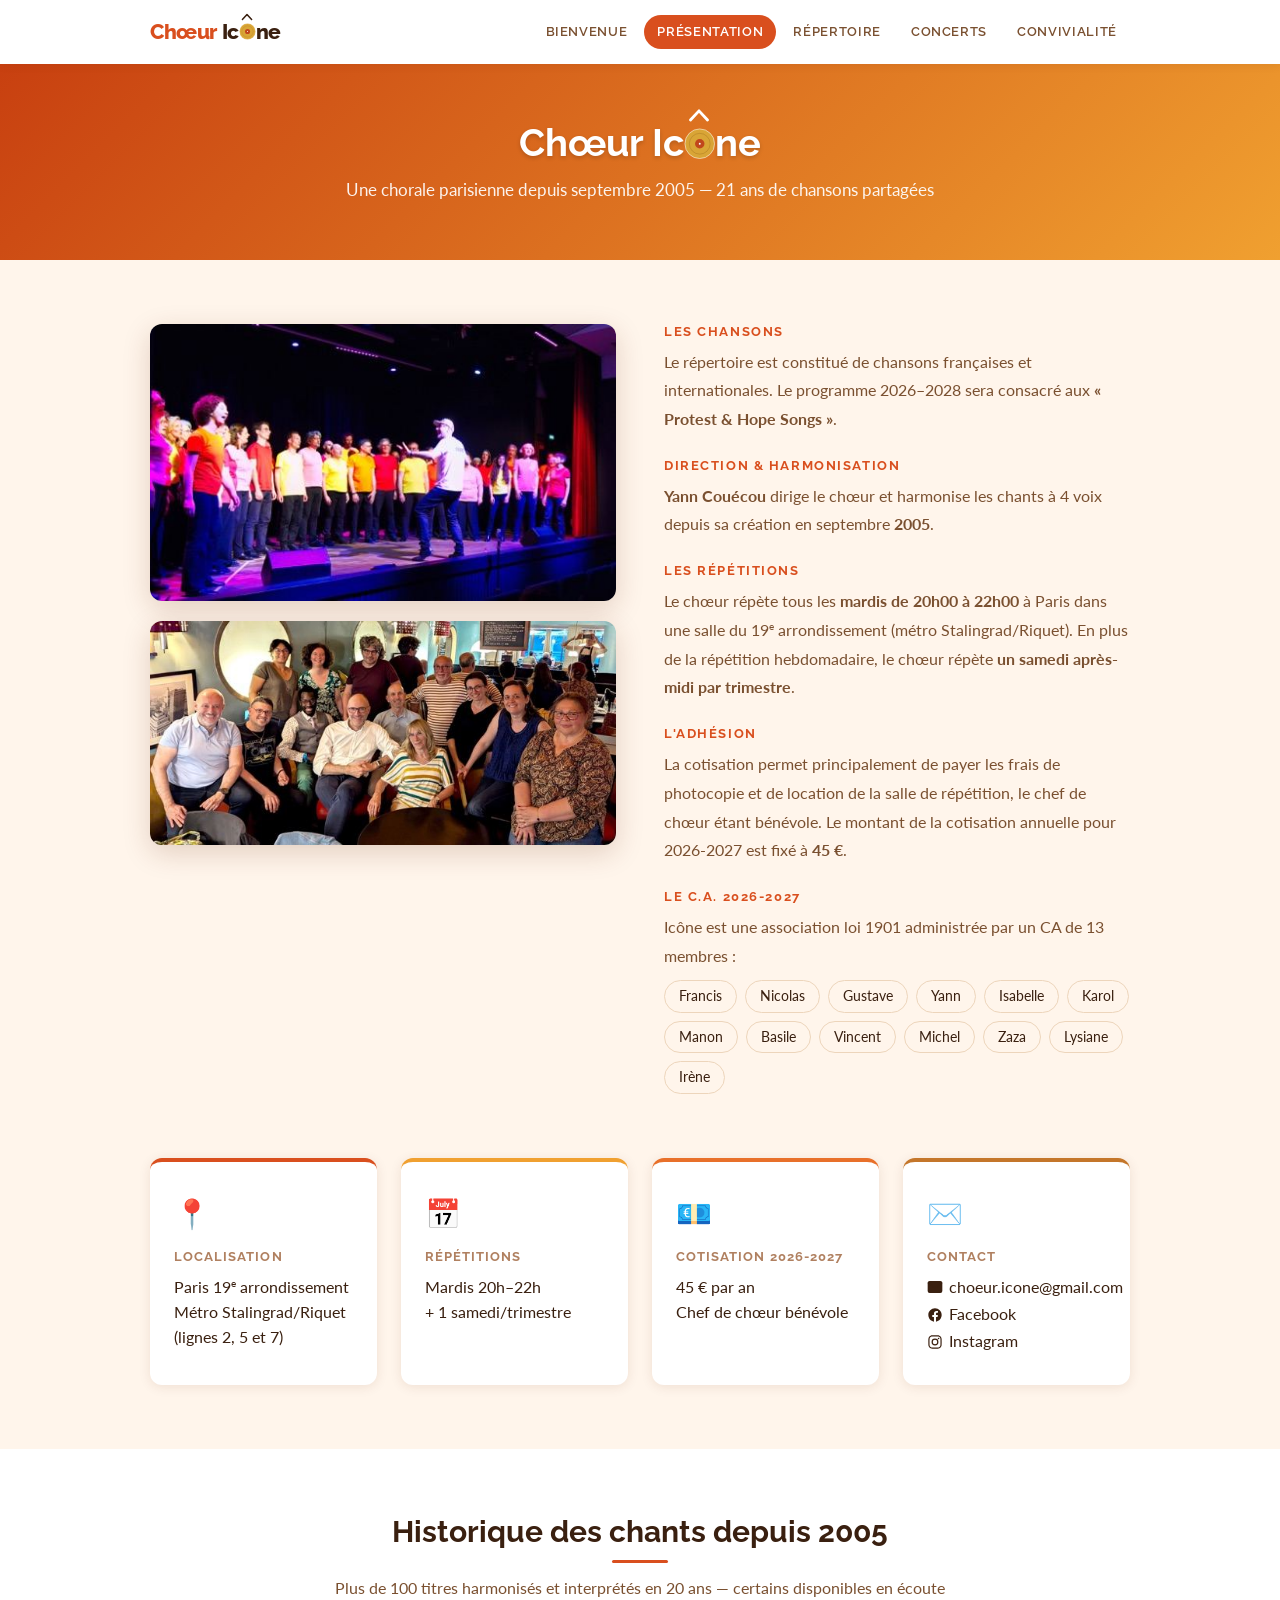
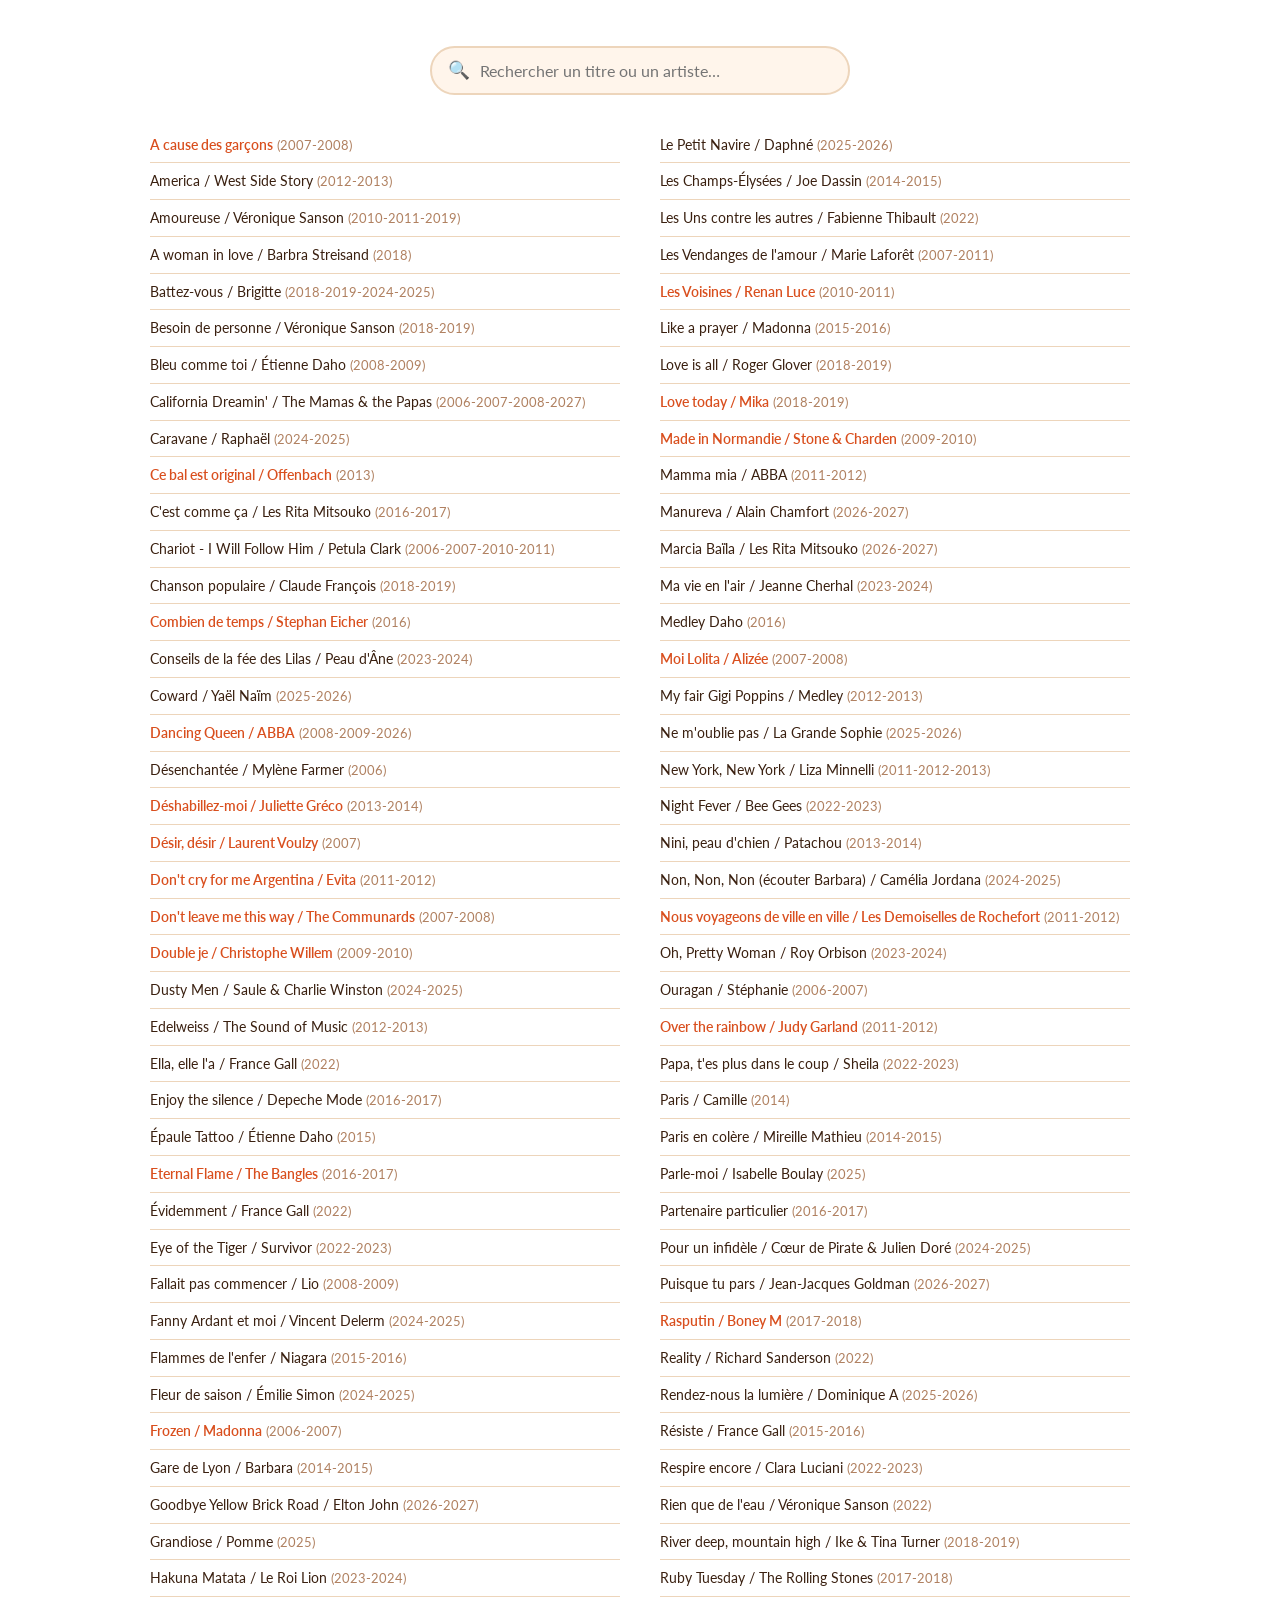
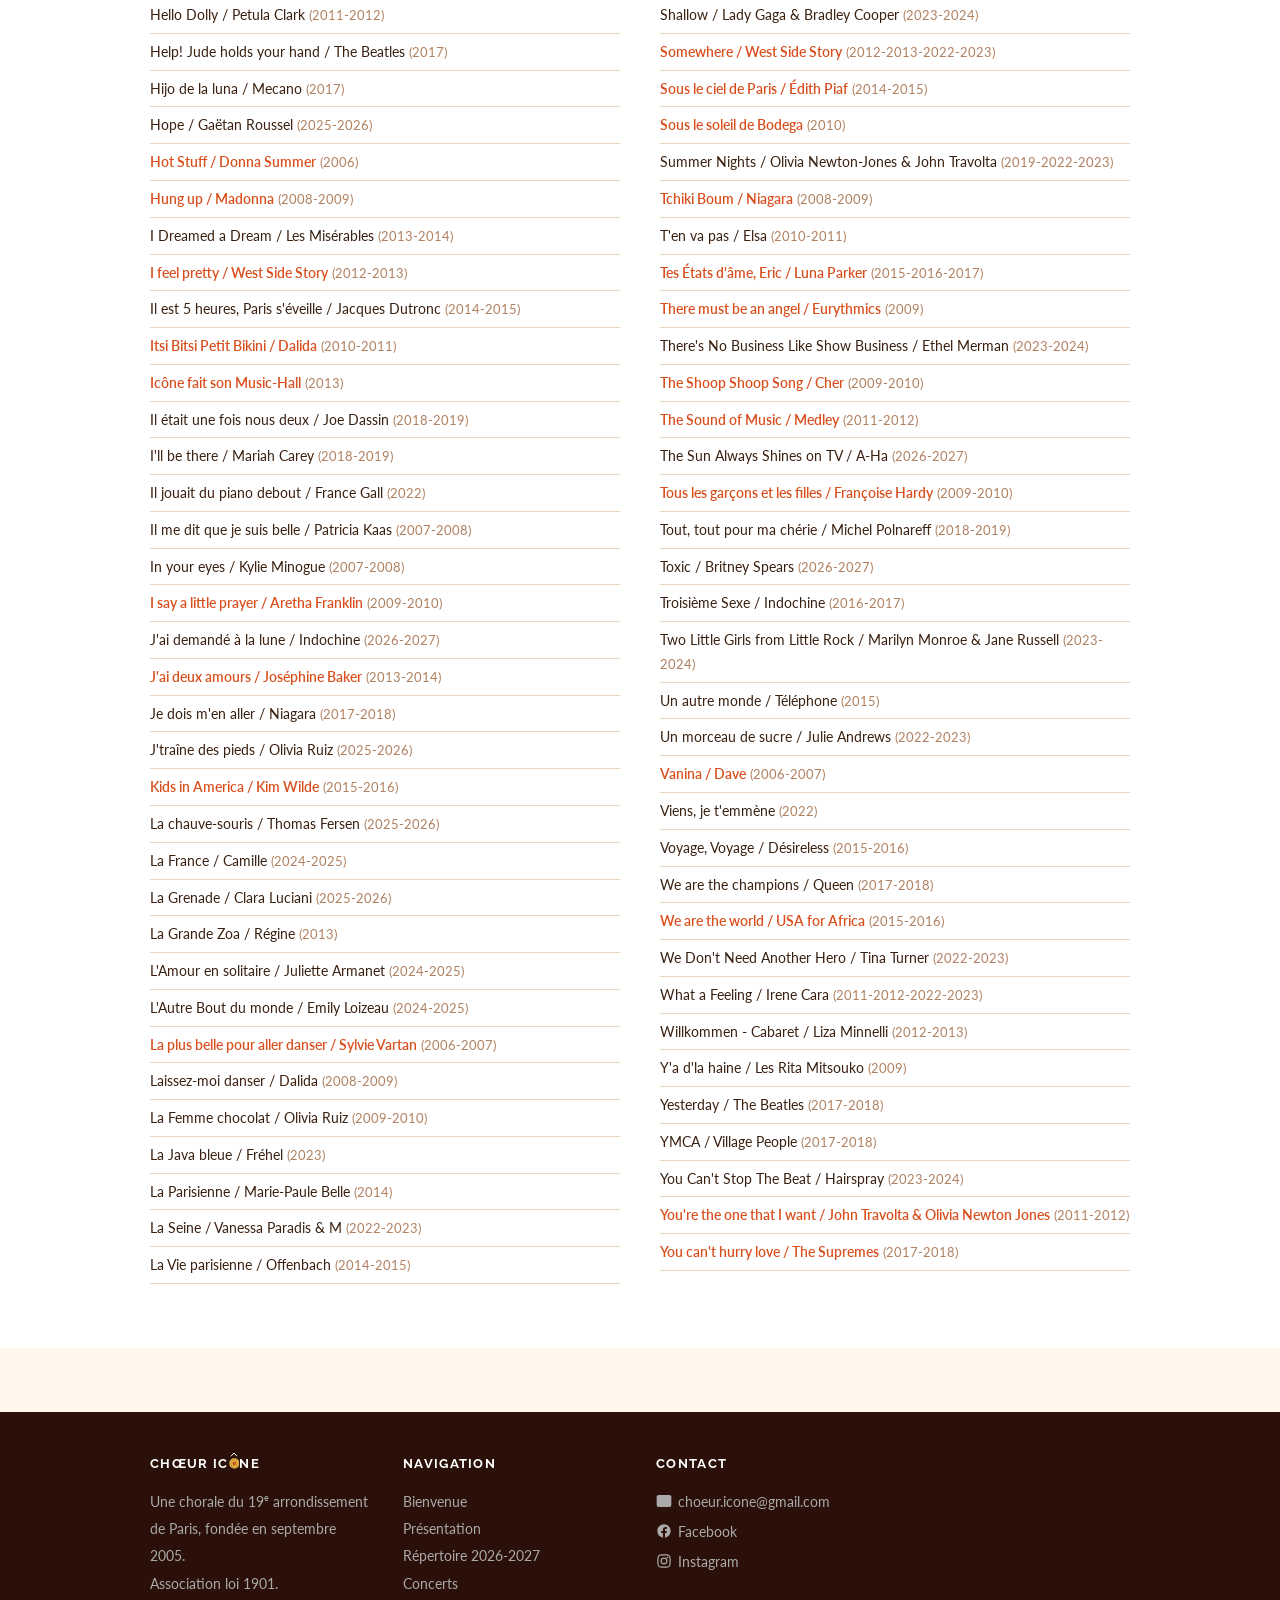
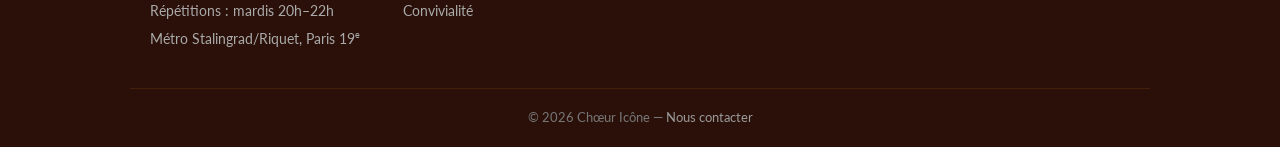
<file: Icone/presentation.html>
<!DOCTYPE html>
<html lang="fr">
<head>
  <meta charset="UTF-8">
  <meta name="viewport" content="width=device-width, initial-scale=1.0">
  <title>Présentation — Chœur Icône, chorale de variété et pop française et internationale à Paris</title>
  <meta name="description" content="Présentation de la chorale de variété et pop française et internationale Chœur Icône à Paris : répertoire, répétitions, cotisation, conseil d'administration et historique des chants depuis 2005.">
  <meta name="keywords" content="chorale, chorale Paris, chorale variété, chorale pop, chorale variété et pop française et internationale, chœur amateur, chorale 19e arrondissement">
  <link rel="icon" type="image/svg+xml" href="media/favicon-icone.svg">
  <meta property="og:type" content="website">
  <meta property="og:title" content="Présentation — Chœur Icône, chorale de variété et pop française et internationale à Paris">
  <meta property="og:description" content="Présentation de la chorale de variété et pop française et internationale Chœur Icône à Paris : répertoire, répétitions, cotisation, conseil d'administration et historique des chants depuis 2005.">
  <meta property="og:image" content="media/presentation/presentation.jpg">
  <meta name="twitter:card" content="summary_large_image">
  <meta name="twitter:title" content="Présentation — Chœur Icône, chorale de variété et pop française et internationale à Paris">
  <meta name="twitter:description" content="Présentation de la chorale de variété et pop française et internationale Chœur Icône à Paris : répertoire, répétitions, cotisation, conseil d'administration et historique des chants depuis 2005.">
  <meta name="twitter:image" content="media/presentation/presentation.jpg">
  <script type="application/ld+json">
  {
    "@context": "https://schema.org",
    "@type": "PerformingGroup",
    "name": "Chœur Icône",
    "genre": "Chorale de variété et pop française et internationale",
    "foundingDate": "2005-09",
    "description": "Chorale de variété et pop française et internationale parisienne fondée en 2005. Répertoire de chansons françaises et internationales, répétitions le mardi soir dans le 19e arrondissement de Paris.",
    "address": {
      "@type": "PostalAddress",
      "addressLocality": "Paris",
      "addressRegion": "Île-de-France",
      "addressCountry": "FR"
    },
    "email": "choeur.icone@gmail.com",
    "sameAs": [
      "https://www.facebook.com/choeur.icone",
      "https://www.instagram.com/choeur_icone"
    ]
  }
  </script>
  <link rel="preconnect" href="https://fonts.googleapis.com">
  <link rel="preconnect" href="https://fonts.gstatic.com" crossorigin>
  <link rel="stylesheet" href="https://fonts.googleapis.com/css2?family=Raleway:wght@400;600;700;800&family=Lato:ital,wght@0,400;0,700;1,400&display=swap">
  <link rel="stylesheet" href="style.css">
</head>
<body>

<header class="site-header">
  <nav class="nav-inner">
    <a href="index.html" class="site-logo">Chœur<span> Ic<span class="icone-mark" aria-hidden="true"><svg class="im-accent" viewBox="0 0 60 40"><path d="M6 34 L30 8 L54 34" fill="none" stroke="currentColor" stroke-width="8" stroke-linecap="round" stroke-linejoin="round"/></svg><svg class="im-disc" viewBox="0 0 100 100"><circle cx="50" cy="50" r="47" fill="#D9A536" stroke="#fff" stroke-width="2" stroke-opacity=".85"/><circle cx="50" cy="50" r="33" fill="none" stroke="#8B5E15" stroke-width="2" opacity=".45"/><circle cx="50" cy="50" r="15" fill="#C1461C"/><circle cx="50" cy="50" r="3" fill="#fff"/></svg></span>ne</span></a>
    <button class="nav-toggle" aria-label="Ouvrir le menu" onclick="toggleMenu(this)">
      <span></span><span></span><span></span>
    </button>
    <ul class="nav-links" id="navLinks">
      <li><a href="index.html">Bienvenue</a></li>
      <li><a href="presentation.html" class="active">Présentation</a></li>
      <li><a href="repertoire.html">Répertoire</a></li>
      <li><a href="concerts.html">Concerts</a></li>
      <li><a href="convivialite.html">Convivialité</a></li>
    </ul>
  </nav>
</header>

<main>

  <section class="page-hero">
    <h1>Chœur Ic<span class="icone-mark" aria-hidden="true"><svg class="im-accent" viewBox="0 0 60 40"><path d="M6 34 L30 8 L54 34" fill="none" stroke="currentColor" stroke-width="8" stroke-linecap="round" stroke-linejoin="round"/></svg><svg class="im-disc" viewBox="0 0 100 100"><circle cx="50" cy="50" r="47" fill="#D9A536" stroke="#fff" stroke-width="2" stroke-opacity=".85"/><circle cx="50" cy="50" r="33" fill="none" stroke="#8B5E15" stroke-width="2" opacity=".45"/><circle cx="50" cy="50" r="15" fill="#C1461C"/><circle cx="50" cy="50" r="3" fill="#fff"/></svg></span>ne</h1>
    <p>Une chorale parisienne depuis septembre 2005 — 21 ans de chansons partagées</p>
  </section>

  <!-- ── Présentation principale ── -->
  <section class="section">
    <div class="container">
      <div class="pres-grid">
        <div>
          <div class="pres-photo">
            <img src="media/presentation/presentation.jpg" alt="Chœur Icône en répétition">
          </div>
          <div class="pres-photo" style="margin-top:20px;">
            <img src="media/presentation/PXL_20240704_195235957.MP.jpg" alt="Chœur Icône lors d'un concert" loading="lazy">
          </div>
        </div>
        <div class="text-section">
          <h3>Les chansons</h3>
          <p>Le répertoire est constitué de chansons françaises et internationales. Le programme 2026–2028 sera consacré aux <strong>« Protest &amp; Hope Songs »</strong>.</p>

          <h3>Direction &amp; harmonisation</h3>
          <p><strong>Yann Couécou</strong> dirige le chœur et harmonise les chants à 4 voix depuis sa création en septembre <strong>2005</strong>.</p>

          <h3>Les répétitions</h3>
          <p>Le chœur répète tous les <strong>mardis de 20h00 à 22h00</strong> à Paris dans une salle du 19<sup>e</sup> arrondissement (métro Stalingrad/Riquet). En plus de la répétition hebdomadaire, le chœur répète <strong>un samedi après-midi par trimestre</strong>.</p>

          <h3>L'adhésion</h3>
          <p>La cotisation permet principalement de payer les frais de photocopie et de location de la salle de répétition, le chef de chœur étant bénévole. Le montant de la cotisation annuelle pour 2026-2027 est fixé à <strong>45 €</strong>.</p>

          <h3>Le C.A. 2026-2027</h3>
          <p>Icône est une association loi 1901 administrée par un CA de 13 membres :</p>
          <div class="ca-list">
            <span class="ca-badge">Francis</span><span class="ca-badge">Nicolas</span><span class="ca-badge">Gustave</span>
            <span class="ca-badge">Yann</span><span class="ca-badge">Isabelle</span>
            <span class="ca-badge">Karol</span><span class="ca-badge">Manon</span><span class="ca-badge">Basile</span>
            <span class="ca-badge">Vincent</span><span class="ca-badge">Michel</span><span class="ca-badge">Zaza</span>
            <span class="ca-badge">Lysiane</span><span class="ca-badge">Irène</span>
          </div>
        </div>
      </div>
    </div>
  </section>

  <!-- ── Info Cards ── -->
  <section class="section" style="padding-top:0;">
    <div class="container">
      <div class="info-grid">
        <div class="info-card">
          <div class="ic-icon">📍</div>
          <h3>Localisation</h3>
          <p>Paris 19<sup>e</sup> arrondissement<br>Métro Stalingrad/Riquet (lignes 2, 5 et 7)</p>
        </div>
        <div class="info-card">
          <div class="ic-icon">📅</div>
          <h3>Répétitions</h3>
          <p>Mardis 20h–22h<br>+ 1 samedi/trimestre</p>
        </div>
        <div class="info-card">
          <div class="ic-icon">💶</div>
          <h3>Cotisation 2026-2027</h3>
          <p>45 € par an<br>Chef de chœur bénévole</p>
        </div>
        <div class="info-card">
          <div class="ic-icon">✉️</div>
          <h3>Contact</h3>
          <p><a class="social-link" href="mailto:choeur.icone@gmail.com"><svg viewBox="0 0 24 24" aria-hidden="true" fill="none" stroke="currentColor" stroke-width="2" stroke-linecap="round" stroke-linejoin="round"><rect x="2" y="4" width="20" height="16" rx="2"/><path d="M2 6l10 7 10-7"/></svg>choeur.icone@gmail.com</a><br>
            <a class="social-link" href="https://www.facebook.com/choeur.icone" target="_blank" rel="noopener"><svg viewBox="0 0 24 24" aria-hidden="true"><path d="M22 12.06C22 6.5 17.52 2 12 2S2 6.5 2 12.06c0 5.02 3.66 9.18 8.44 9.94v-7.03H7.9v-2.91h2.54V9.85c0-2.5 1.49-3.89 3.77-3.89 1.09 0 2.23.2 2.23.2v2.46h-1.26c-1.24 0-1.63.77-1.63 1.56v1.88h2.78l-.44 2.91h-2.34V22c4.78-.76 8.44-4.92 8.44-9.94"/></svg>Facebook</a><br>
            <a class="social-link" href="https://www.instagram.com/choeur_icone" target="_blank" rel="noopener"><svg viewBox="0 0 24 24" aria-hidden="true"><path d="M12 2c-2.72 0-3.06.01-4.12.06-1.06.05-1.79.22-2.43.47-.66.26-1.22.6-1.77 1.16-.56.55-.9 1.11-1.16 1.77-.25.64-.42 1.37-.47 2.43C2 8.94 2 9.28 2 12s.01 3.06.06 4.12c.05 1.06.22 1.79.47 2.43.26.66.6 1.22 1.16 1.77.55.56 1.11.9 1.77 1.16.64.25 1.37.42 2.43.47C8.94 22 9.28 22 12 22s3.06-.01 4.12-.06c1.06-.05 1.79-.22 2.43-.47.66-.26 1.22-.6 1.77-1.16.56-.55.9-1.11 1.16-1.77.25-.64.42-1.37.47-2.43.05-1.06.06-1.4.06-4.12s-.01-3.06-.06-4.12c-.05-1.06-.22-1.79-.47-2.43-.26-.66-.6-1.22-1.16-1.77-.55-.56-1.11-.9-1.77-1.16-.64-.25-1.37-.42-2.43-.47C15.06 2.01 14.72 2 12 2m0 1.8c2.67 0 2.99.01 4.04.06.98.04 1.5.21 1.86.35.47.18.8.4 1.15.75.35.35.57.68.75 1.15.14.36.31.88.35 1.86.05 1.05.06 1.37.06 4.04s-.01 2.99-.06 4.04c-.04.98-.21 1.5-.35 1.86-.18.47-.4.8-.75 1.15-.35.35-.68.57-1.15.75-.36.14-.88.31-1.86.35-1.05.05-1.37.06-4.04.06s-2.99-.01-4.04-.06c-.98-.04-1.5-.21-1.86-.35-.47-.18-.8-.4-1.15-.75-.35-.35-.57-.68-.75-1.15-.14-.36-.31-.88-.35-1.86C3.81 14.99 3.8 14.67 3.8 12s.01-2.99.06-4.04c.04-.98.21-1.5.35-1.86.18-.47.4-.8.75-1.15.35-.35.68-.57 1.15-.75.36-.14.88-.31 1.86-.35C9.01 3.81 9.33 3.8 12 3.8m0 3.05a5.15 5.15 0 1 0 0 10.3 5.15 5.15 0 0 0 0-10.3m0 8.5a3.35 3.35 0 1 1 0-6.7 3.35 3.35 0 0 1 0 6.7m6.55-8.7a1.2 1.2 0 1 1-2.4 0 1.2 1.2 0 0 1 2.4 0"/></svg>Instagram</a>
          </p>
        </div>
      </div>
    </div>
  </section>

  <!-- ── Historique ── -->
  <section class="section history-section" id="historique">
    <div class="container">
      <div class="section-title">
        <h2>Historique des chants depuis 2005</h2>
        <p>Plus de 100 titres harmonisés et interprétés en 20 ans — certains disponibles en écoute</p>
      </div>
      <div class="history-search">
        <span class="search-icon">🔍</span>
        <input type="text" id="histSearch" placeholder="Rechercher un titre ou un artiste…"
               oninput="filterHistory(this.value)" aria-label="Rechercher dans l'historique">
      </div>
      <ul class="history-list" id="historyList">
        <li><a href="media/audio/09%20A%20Caus'%20des%20garc%CC%A7ons%20(2008).mp3">A cause des garçons</a><span class="years">(2007-2008)</span></li>
        <li>America / West Side Story<span class="years">(2012-2013)</span></li>
        <li>Amoureuse / Véronique Sanson<span class="years">(2010-2011-2019)</span></li>
        <li>A woman in love / Barbra Streisand<span class="years">(2018)</span></li>
        <li>Battez-vous / Brigitte<span class="years">(2018-2019-2024-2025)</span></li>
        <li>Besoin de personne / Véronique Sanson<span class="years">(2018-2019)</span></li>
        <li>Bleu comme toi / Étienne Daho<span class="years">(2008-2009)</span></li>
        <li>California Dreamin' / The Mamas &amp; the Papas<span class="years">(2006-2007-2008-2027)</span></li>
        <li>Caravane / Raphaël<span class="years">(2024-2025)</span></li>
        <li><a href="media/audio/01%20Ce%20bal%20est%20original%20(2013).mp3">Ce bal est original / Offenbach</a><span class="years">(2013)</span></li>
        <li>C'est comme ça / Les Rita Mitsouko<span class="years">(2016-2017)</span></li>
        <li>Chariot - I Will Follow Him / Petula Clark<span class="years">(2006-2007-2010-2011)</span></li>
        <li>Chanson populaire / Claude François<span class="years">(2018-2019)</span></li>
        <li><a href="media/audio/09%20Combien%20de%20temps%20(2016).mp3">Combien de temps / Stephan Eicher</a><span class="years">(2016)</span></li>
        <li>Conseils de la fée des Lilas / Peau d'Âne<span class="years">(2023-2024)</span></li>
        <li>Coward / Yaël Naïm<span class="years">(2025-2026)</span></li>
        <li><a href="media/audio/01%20Dancing%20Queen%20(2008).mp3">Dancing Queen / ABBA</a><span class="years">(2008-2009-2026)</span></li>
        <li>Désenchantée / Mylène Farmer<span class="years">(2006)</span></li>
        <li><a href="media/audio/03%20De%CC%81shabillez-moi%20(2013).mp3">Déshabillez-moi / Juliette Gréco</a><span class="years">(2013-2014)</span></li>
        <li><a href="media/audio/04%20De%CC%81sir%20De%CC%81sir%20(2007).mp3">Désir, désir / Laurent Voulzy</a><span class="years">(2007)</span></li>
        <li><a href="media/audio/12%20Don't%20cry%20for%20me%20Argentina.mp3">Don't cry for me Argentina / Evita</a><span class="years">(2011-2012)</span></li>
        <li><a href="media/audio/07%20Don't%20leave%20me%20this%20way%20(2008).mp3">Don't leave me this way / The Communards</a><span class="years">(2007-2008)</span></li>
        <li><a href="media/audio/07%20Double%20Je%20(2010).mp3">Double je / Christophe Willem</a><span class="years">(2009-2010)</span></li>
        <li>Dusty Men / Saule &amp; Charlie Winston<span class="years">(2024-2025)</span></li>
        <li>Edelweiss / The Sound of Music<span class="years">(2012-2013)</span></li>
        <li>Ella, elle l'a / France Gall<span class="years">(2022)</span></li>
        <li>Enjoy the silence / Depeche Mode<span class="years">(2016-2017)</span></li>
        <li>Épaule Tattoo / Étienne Daho<span class="years">(2015)</span></li>
        <li><a href="media/audio/06%20Eternal%20Flame%20(2016).mp3">Eternal Flame / The Bangles</a><span class="years">(2016-2017)</span></li>
        <li>Évidemment / France Gall<span class="years">(2022)</span></li>
        <li>Eye of the Tiger / Survivor<span class="years">(2022-2023)</span></li>
        <li>Fallait pas commencer / Lio<span class="years">(2008-2009)</span></li>
        <li>Fanny Ardant et moi / Vincent Delerm<span class="years">(2024-2025)</span></li>
        <li>Flammes de l'enfer / Niagara<span class="years">(2015-2016)</span></li>
        <li>Fleur de saison / Émilie Simon<span class="years">(2024-2025)</span></li>
        <li><a href="media/audio/03%20Frozen%20(2007).mp3">Frozen / Madonna</a><span class="years">(2006-2007)</span></li>
        <li>Gare de Lyon / Barbara<span class="years">(2014-2015)</span></li>
        <li>Goodbye Yellow Brick Road / Elton John<span class="years">(2026-2027)</span></li>
        <li>Grandiose / Pomme<span class="years">(2025)</span></li>
        <li>Hakuna Matata / Le Roi Lion<span class="years">(2023-2024)</span></li>
        <li>Hello Dolly / Petula Clark<span class="years">(2011-2012)</span></li>
        <li>Help! Jude holds your hand / The Beatles<span class="years">(2017)</span></li>
        <li>Hijo de la luna / Mecano<span class="years">(2017)</span></li>
        <li>Hope / Gaëtan Roussel<span class="years">(2025-2026)</span></li>
        <li><a href="media/audio/03%20Hot%20Stuff%20(2006).mp3">Hot Stuff / Donna Summer</a><span class="years">(2006)</span></li>
        <li><a href="media/audio/12%20Hung%20Up%20(2008).mp3">Hung up / Madonna</a><span class="years">(2008-2009)</span></li>
        <li>I Dreamed a Dream / Les Misérables<span class="years">(2013-2014)</span></li>
        <li><a href="media/audio/13%20I%20feel%20pretty.mp3">I feel pretty / West Side Story</a><span class="years">(2012-2013)</span></li>
        <li>Il est 5 heures, Paris s'éveille / Jacques Dutronc<span class="years">(2014-2015)</span></li>
        <li><a href="media/audio/13%20Itsi%20Bitsi%20Petit%20Bikini%20(2010).mp3">Itsi Bitsi Petit Bikini / Dalida</a><span class="years">(2010-2011)</span></li>
        <li><a href="media/audio/09%20Ico%CC%82ne%20fait%20son%20Music-Hall%20(2013).mp3">Icône fait son Music-Hall</a><span class="years">(2013)</span></li>
        <li>Il était une fois nous deux / Joe Dassin<span class="years">(2018-2019)</span></li>
        <li>I'll be there / Mariah Carey<span class="years">(2018-2019)</span></li>
        <li>Il jouait du piano debout / France Gall<span class="years">(2022)</span></li>
        <li>Il me dit que je suis belle / Patricia Kaas<span class="years">(2007-2008)</span></li>
        <li>In your eyes / Kylie Minogue<span class="years">(2007-2008)</span></li>
        <li><a href="media/audio/02%20I%20say%20a%20little%20prayer%20(2009).mp3">I say a little prayer / Aretha Franklin</a><span class="years">(2009-2010)</span></li>
        <li>J'ai demandé à la lune / Indochine<span class="years">(2026-2027)</span></li>
        <li><a href="media/audio/J'ai%20deux%20amours.mp3">J'ai deux amours / Joséphine Baker</a><span class="years">(2013-2014)</span></li>
        <li>Je dois m'en aller / Niagara<span class="years">(2017-2018)</span></li>
        <li>J'traîne des pieds / Olivia Ruiz<span class="years">(2025-2026)</span></li>
        <li><a href="media/audio/07%20Kids%20in%20America%20(2016).mp3">Kids in America / Kim Wilde</a><span class="years">(2015-2016)</span></li>
        <li>La chauve-souris / Thomas Fersen<span class="years">(2025-2026)</span></li>
        <li>La France / Camille<span class="years">(2024-2025)</span></li>
        <li>La Grenade / Clara Luciani<span class="years">(2025-2026)</span></li>
        <li>La Grande Zoa / Régine<span class="years">(2013)</span></li>
        <li>L'Amour en solitaire / Juliette Armanet<span class="years">(2024-2025)</span></li>
        <li>L'Autre Bout du monde / Emily Loizeau<span class="years">(2024-2025)</span></li>
        <li><a href="media/audio/14%20La%20plus%20belle%20pour%20aller%20danser%20(2007).mp3">La plus belle pour aller danser / Sylvie Vartan</a><span class="years">(2006-2007)</span></li>
        <li>Laissez-moi danser / Dalida<span class="years">(2008-2009)</span></li>
        <li>La Femme chocolat / Olivia Ruiz<span class="years">(2009-2010)</span></li>
        <li>La Java bleue / Fréhel<span class="years">(2023)</span></li>
        <li>La Parisienne / Marie-Paule Belle<span class="years">(2014)</span></li>
        <li>La Seine / Vanessa Paradis &amp; M<span class="years">(2022-2023)</span></li>
        <li>La Vie parisienne / Offenbach<span class="years">(2014-2015)</span></li>
        <li>Le Petit Navire / Daphné<span class="years">(2025-2026)</span></li>
        <li>Les Champs-Élysées / Joe Dassin<span class="years">(2014-2015)</span></li>
        <li>Les Uns contre les autres / Fabienne Thibault<span class="years">(2022)</span></li>
        <li>Les Vendanges de l'amour / Marie Laforêt<span class="years">(2007-2011)</span></li>
        <li><a href="media/audio/11%20Les%20Voisines%20(2010).mp3">Les Voisines / Renan Luce</a><span class="years">(2010-2011)</span></li>
        <li>Like a prayer / Madonna<span class="years">(2015-2016)</span></li>
        <li>Love is all / Roger Glover<span class="years">(2018-2019)</span></li>
        <li><a href="media/audio/05%20Love%20today%20(2018).mp3">Love today / Mika</a><span class="years">(2018-2019)</span></li>
        <li><a href="media/audio/15%20Made%20in%20Normandie%20(2009).mp3">Made in Normandie / Stone &amp; Charden</a><span class="years">(2009-2010)</span></li>
        <li>Mamma mia / ABBA<span class="years">(2011-2012)</span></li>
        <li>Manureva / Alain Chamfort<span class="years">(2026-2027)</span></li>
        <li>Marcia Baïla / Les Rita Mitsouko<span class="years">(2026-2027)</span></li>
        <li>Ma vie en l'air / Jeanne Cherhal<span class="years">(2023-2024)</span></li>
        <li>Medley Daho<span class="years">(2016)</span></li>
        <li><a href="media/audio/13%20Moi...Lolita%20(2008).mp3">Moi Lolita / Alizée</a><span class="years">(2007-2008)</span></li>
        <li>My fair Gigi Poppins / Medley<span class="years">(2012-2013)</span></li>
        <li>Ne m'oublie pas / La Grande Sophie<span class="years">(2025-2026)</span></li>
        <li>New York, New York / Liza Minnelli<span class="years">(2011-2012-2013)</span></li>
        <li>Night Fever / Bee Gees<span class="years">(2022-2023)</span></li>
        <li>Nini, peau d'chien / Patachou<span class="years">(2013-2014)</span></li>
        <li>Non, Non, Non (écouter Barbara) / Camélia Jordana<span class="years">(2024-2025)</span></li>
        <li><a href="media/audio/08%20Nous%20voyageons%20de%20ville%20en%20ville.mp3">Nous voyageons de ville en ville / Les Demoiselles de Rochefort</a><span class="years">(2011-2012)</span></li>
        <li>Oh, Pretty Woman / Roy Orbison<span class="years">(2023-2024)</span></li>
        <li>Ouragan / Stéphanie<span class="years">(2006-2007)</span></li>
        <li><a href="media/audio/03%20Over%20the%20rainbow.mp3">Over the rainbow / Judy Garland</a><span class="years">(2011-2012)</span></li>
        <li>Papa, t'es plus dans le coup / Sheila<span class="years">(2022-2023)</span></li>
        <li>Paris / Camille<span class="years">(2014)</span></li>
        <li>Paris en colère / Mireille Mathieu<span class="years">(2014-2015)</span></li>
        <li>Parle-moi / Isabelle Boulay<span class="years">(2025)</span></li>
        <li>Partenaire particulier<span class="years">(2016-2017)</span></li>
        <li>Pour un infidèle / Cœur de Pirate &amp; Julien Doré<span class="years">(2024-2025)</span></li>
        <li>Puisque tu pars / Jean-Jacques Goldman<span class="years">(2026-2027)</span></li>
        <li><a href="media/audio/18%20Rasputin%20(2017).mp3">Rasputin / Boney M</a><span class="years">(2017-2018)</span></li>
        <li>Reality / Richard Sanderson<span class="years">(2022)</span></li>
        <li>Rendez-nous la lumière / Dominique A<span class="years">(2025-2026)</span></li>
        <li>Résiste / France Gall<span class="years">(2015-2016)</span></li>
        <li>Respire encore / Clara Luciani<span class="years">(2022-2023)</span></li>
        <li>Rien que de l'eau / Véronique Sanson<span class="years">(2022)</span></li>
        <li>River deep, mountain high / Ike &amp; Tina Turner<span class="years">(2018-2019)</span></li>
        <li>Ruby Tuesday / The Rolling Stones<span class="years">(2017-2018)</span></li>
        <li>Shallow / Lady Gaga &amp; Bradley Cooper<span class="years">(2023-2024)</span></li>
        <li><a href="media/audio/05%20Somewhere.mp3">Somewhere / West Side Story</a><span class="years">(2012-2013-2022-2023)</span></li>
        <li><a href="media/audio/11%20Sous%20le%20ciel%20de%20Paris%20(2015).mp3">Sous le ciel de Paris / Édith Piaf</a><span class="years">(2014-2015)</span></li>
        <li><a href="media/audio/09%20Sous%20le%20soleil%20de%20Bodega%20(2010).mp3">Sous le soleil de Bodega</a><span class="years">(2010)</span></li>
        <li>Summer Nights / Olivia Newton-Jones &amp; John Travolta<span class="years">(2019-2022-2023)</span></li>
        <li><a href="media/audio/06%20Tchiki%20boum%20(2009).mp3">Tchiki Boum / Niagara</a><span class="years">(2008-2009)</span></li>
        <li>T'en va pas / Elsa<span class="years">(2010-2011)</span></li>
        <li><a href="media/audio/01%20Tes%20e%CC%81tats%20d'a%CC%82me%2C%20Eric%20(2015).mp3">Tes États d'âme, Eric / Luna Parker</a><span class="years">(2015-2016-2017)</span></li>
        <li><a href="media/audio/05%20There%20must%20be%20an%20angel%20(2009).mp3">There must be an angel / Eurythmics</a><span class="years">(2009)</span></li>
        <li>There's No Business Like Show Business / Ethel Merman<span class="years">(2023-2024)</span></li>
        <li><a href="media/audio/04%20The%20Shoop%20Shoop%20Song%20(2010).mp3">The Shoop Shoop Song / Cher</a><span class="years">(2009-2010)</span></li>
        <li><a href="media/audio/06%20The%20Sound%20of%20music.mp3">The Sound of Music / Medley</a><span class="years">(2011-2012)</span></li>
        <li>The Sun Always Shines on TV / A-Ha<span class="years">(2026-2027)</span></li>
        <li><a href="media/audio/10%20Tous%20les%20garc%CC%A7ons%20et%20les%20filles%20(2010).mp3">Tous les garçons et les filles / Françoise Hardy</a><span class="years">(2009-2010)</span></li>
        <li>Tout, tout pour ma chérie / Michel Polnareff<span class="years">(2018-2019)</span></li>
        <li>Toxic / Britney Spears<span class="years">(2026-2027)</span></li>
        <li>Troisième Sexe / Indochine<span class="years">(2016-2017)</span></li>
        <li>Two Little Girls from Little Rock / Marilyn Monroe &amp; Jane Russell<span class="years">(2023-2024)</span></li>
        <li>Un autre monde / Téléphone<span class="years">(2015)</span></li>
        <li>Un morceau de sucre / Julie Andrews<span class="years">(2022-2023)</span></li>
        <li><a href="media/audio/08%20Vanina%20(2007).mp3">Vanina / Dave</a><span class="years">(2006-2007)</span></li>
        <li>Viens, je t'emmène<span class="years">(2022)</span></li>
        <li>Voyage, Voyage / Désireless<span class="years">(2015-2016)</span></li>
        <li>We are the champions / Queen<span class="years">(2017-2018)</span></li>
        <li><a href="media/audio/03%20We%20are%20the%20world%20(2016).mp3">We are the world / USA for Africa</a><span class="years">(2015-2016)</span></li>
        <li>We Don't Need Another Hero / Tina Turner<span class="years">(2022-2023)</span></li>
        <li>What a Feeling / Irene Cara<span class="years">(2011-2012-2022-2023)</span></li>
        <li>Willkommen - Cabaret / Liza Minnelli<span class="years">(2012-2013)</span></li>
        <li>Y'a d'la haine / Les Rita Mitsouko<span class="years">(2009)</span></li>
        <li>Yesterday / The Beatles<span class="years">(2017-2018)</span></li>
        <li>YMCA / Village People<span class="years">(2017-2018)</span></li>
        <li>You Can't Stop The Beat / Hairspray<span class="years">(2023-2024)</span></li>
        <li><a href="media/audio/17%20You%20re%20the%20one%20that%20I%20want.mp3">You're the one that I want / John Travolta &amp; Olivia Newton Jones</a><span class="years">(2011-2012)</span></li>
        <li><a href="media/audio/11%20You%20can't%20hurry%20love%20(2017).mp3">You can't hurry love / The Supremes</a><span class="years">(2017-2018)</span></li>
      </ul>
      <p id="histNoResult" style="display:none; text-align:center; color:var(--text-muted); margin-top:24px;">Aucun résultat pour cette recherche.</p>
    </div>
  </section>

</main>

<footer class="site-footer">
  <div class="footer-inner">
    <div class="footer-col">
      <h4>Chœur Ic<span class="icone-mark" aria-hidden="true"><svg class="im-accent" viewBox="0 0 60 40"><path d="M6 34 L30 8 L54 34" fill="none" stroke="currentColor" stroke-width="8" stroke-linecap="round" stroke-linejoin="round"/></svg><svg class="im-disc" viewBox="0 0 100 100"><circle cx="50" cy="50" r="47" fill="#D9A536" stroke="#fff" stroke-width="2" stroke-opacity=".85"/><circle cx="50" cy="50" r="33" fill="none" stroke="#8B5E15" stroke-width="2" opacity=".45"/><circle cx="50" cy="50" r="15" fill="#C1461C"/><circle cx="50" cy="50" r="3" fill="#fff"/></svg></span>ne</h4>
      <p>Une chorale du 19<sup>e</sup> arrondissement de Paris, fondée en septembre 2005.<br>Association loi 1901.<br>Répétitions : mardis 20h–22h<br>Métro Stalingrad/Riquet, Paris 19<sup>e</sup></p>
    </div>
    <div class="footer-col">
      <h4>Navigation</h4>
      <p><a href="index.html">Bienvenue</a><br><a href="presentation.html">Présentation</a><br><a href="repertoire.html">Répertoire 2026-2027</a><br><a href="concerts.html">Concerts</a><br><a href="convivialite.html">Convivialité</a></p>
    </div>
    <div class="footer-col">
      <h4>Contact</h4>
      <p><a class="social-link" href="mailto:choeur.icone@gmail.com"><svg viewBox="0 0 24 24" aria-hidden="true" fill="none" stroke="currentColor" stroke-width="2" stroke-linecap="round" stroke-linejoin="round"><rect x="2" y="4" width="20" height="16" rx="2"/><path d="M2 6l10 7 10-7"/></svg>choeur.icone@gmail.com</a><br>
        <a class="social-link" href="https://www.facebook.com/choeur.icone" target="_blank" rel="noopener"><svg viewBox="0 0 24 24" aria-hidden="true"><path d="M22 12.06C22 6.5 17.52 2 12 2S2 6.5 2 12.06c0 5.02 3.66 9.18 8.44 9.94v-7.03H7.9v-2.91h2.54V9.85c0-2.5 1.49-3.89 3.77-3.89 1.09 0 2.23.2 2.23.2v2.46h-1.26c-1.24 0-1.63.77-1.63 1.56v1.88h2.78l-.44 2.91h-2.34V22c4.78-.76 8.44-4.92 8.44-9.94"/></svg>Facebook</a><br>
        <a class="social-link" href="https://www.instagram.com/choeur_icone" target="_blank" rel="noopener"><svg viewBox="0 0 24 24" aria-hidden="true"><path d="M12 2c-2.72 0-3.06.01-4.12.06-1.06.05-1.79.22-2.43.47-.66.26-1.22.6-1.77 1.16-.56.55-.9 1.11-1.16 1.77-.25.64-.42 1.37-.47 2.43C2 8.94 2 9.28 2 12s.01 3.06.06 4.12c.05 1.06.22 1.79.47 2.43.26.66.6 1.22 1.16 1.77.55.56 1.11.9 1.77 1.16.64.25 1.37.42 2.43.47C8.94 22 9.28 22 12 22s3.06-.01 4.12-.06c1.06-.05 1.79-.22 2.43-.47.66-.26 1.22-.6 1.77-1.16.56-.55.9-1.11 1.16-1.77.25-.64.42-1.37.47-2.43.05-1.06.06-1.4.06-4.12s-.01-3.06-.06-4.12c-.05-1.06-.22-1.79-.47-2.43-.26-.66-.6-1.22-1.16-1.77-.55-.56-1.11-.9-1.77-1.16-.64-.25-1.37-.42-2.43-.47C15.06 2.01 14.72 2 12 2m0 1.8c2.67 0 2.99.01 4.04.06.98.04 1.5.21 1.86.35.47.18.8.4 1.15.75.35.35.57.68.75 1.15.14.36.31.88.35 1.86.05 1.05.06 1.37.06 4.04s-.01 2.99-.06 4.04c-.04.98-.21 1.5-.35 1.86-.18.47-.4.8-.75 1.15-.35.35-.68.57-1.15.75-.36.14-.88.31-1.86.35-1.05.05-1.37.06-4.04.06s-2.99-.01-4.04-.06c-.98-.04-1.5-.21-1.86-.35-.47-.18-.8-.4-1.15-.75-.35-.35-.57-.68-.75-1.15-.14-.36-.31-.88-.35-1.86C3.81 14.99 3.8 14.67 3.8 12s.01-2.99.06-4.04c.04-.98.21-1.5.35-1.86.18-.47.4-.8.75-1.15.35-.35.68-.57 1.15-.75.36-.14.88-.31 1.86-.35C9.01 3.81 9.33 3.8 12 3.8m0 3.05a5.15 5.15 0 1 0 0 10.3 5.15 5.15 0 0 0 0-10.3m0 8.5a3.35 3.35 0 1 1 0-6.7 3.35 3.35 0 0 1 0 6.7m6.55-8.7a1.2 1.2 0 1 1-2.4 0 1.2 1.2 0 0 1 2.4 0"/></svg>Instagram</a>
      </p>
    </div>
  </div>
  <div class="footer-bottom">
    <p>© 2026 Chœur Icône — <a href="mailto:choeur.icone@gmail.com">Nous contacter</a></p>
  </div>
</footer>

<script>
function toggleMenu(btn) {
  const nav = document.getElementById('navLinks');
  nav.classList.toggle('open');
  btn.setAttribute('aria-expanded', nav.classList.contains('open'));
}
document.addEventListener('click', function(e) {
  if (!document.querySelector('.site-header').contains(e.target))
    document.getElementById('navLinks').classList.remove('open');
});
function filterHistory(q) {
  q = q.toLowerCase().normalize('NFD').replace(/[\u0300-\u036f]/g, '');
  const items = document.querySelectorAll('#historyList li');
  let found = 0;
  items.forEach(function(li) {
    const text = li.textContent.toLowerCase().normalize('NFD').replace(/[\u0300-\u036f]/g, '');
    const match = text.includes(q);
    li.classList.toggle('hidden', !match);
    if (match) found++;
  });
  document.getElementById('histNoResult').style.display = (found === 0 ? 'block' : 'none');
}
</script>
</body>
</html>
</file>
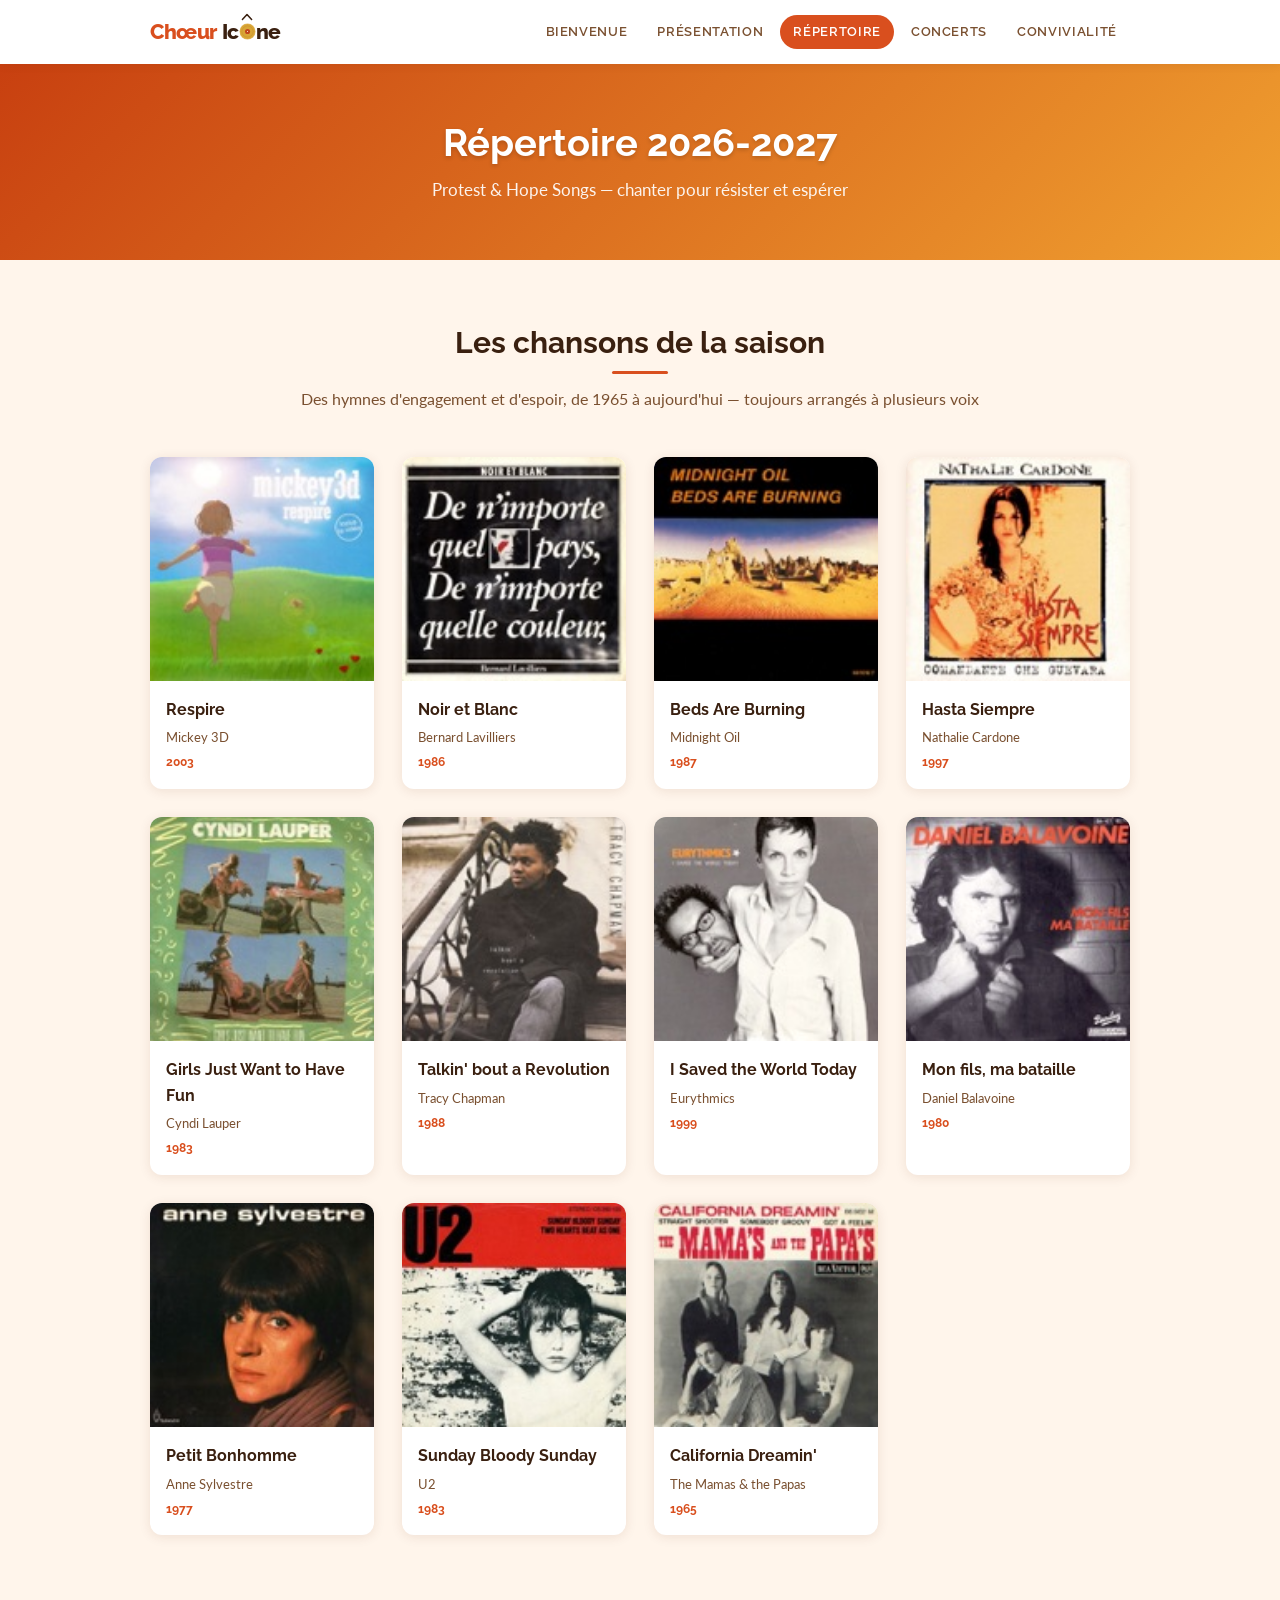
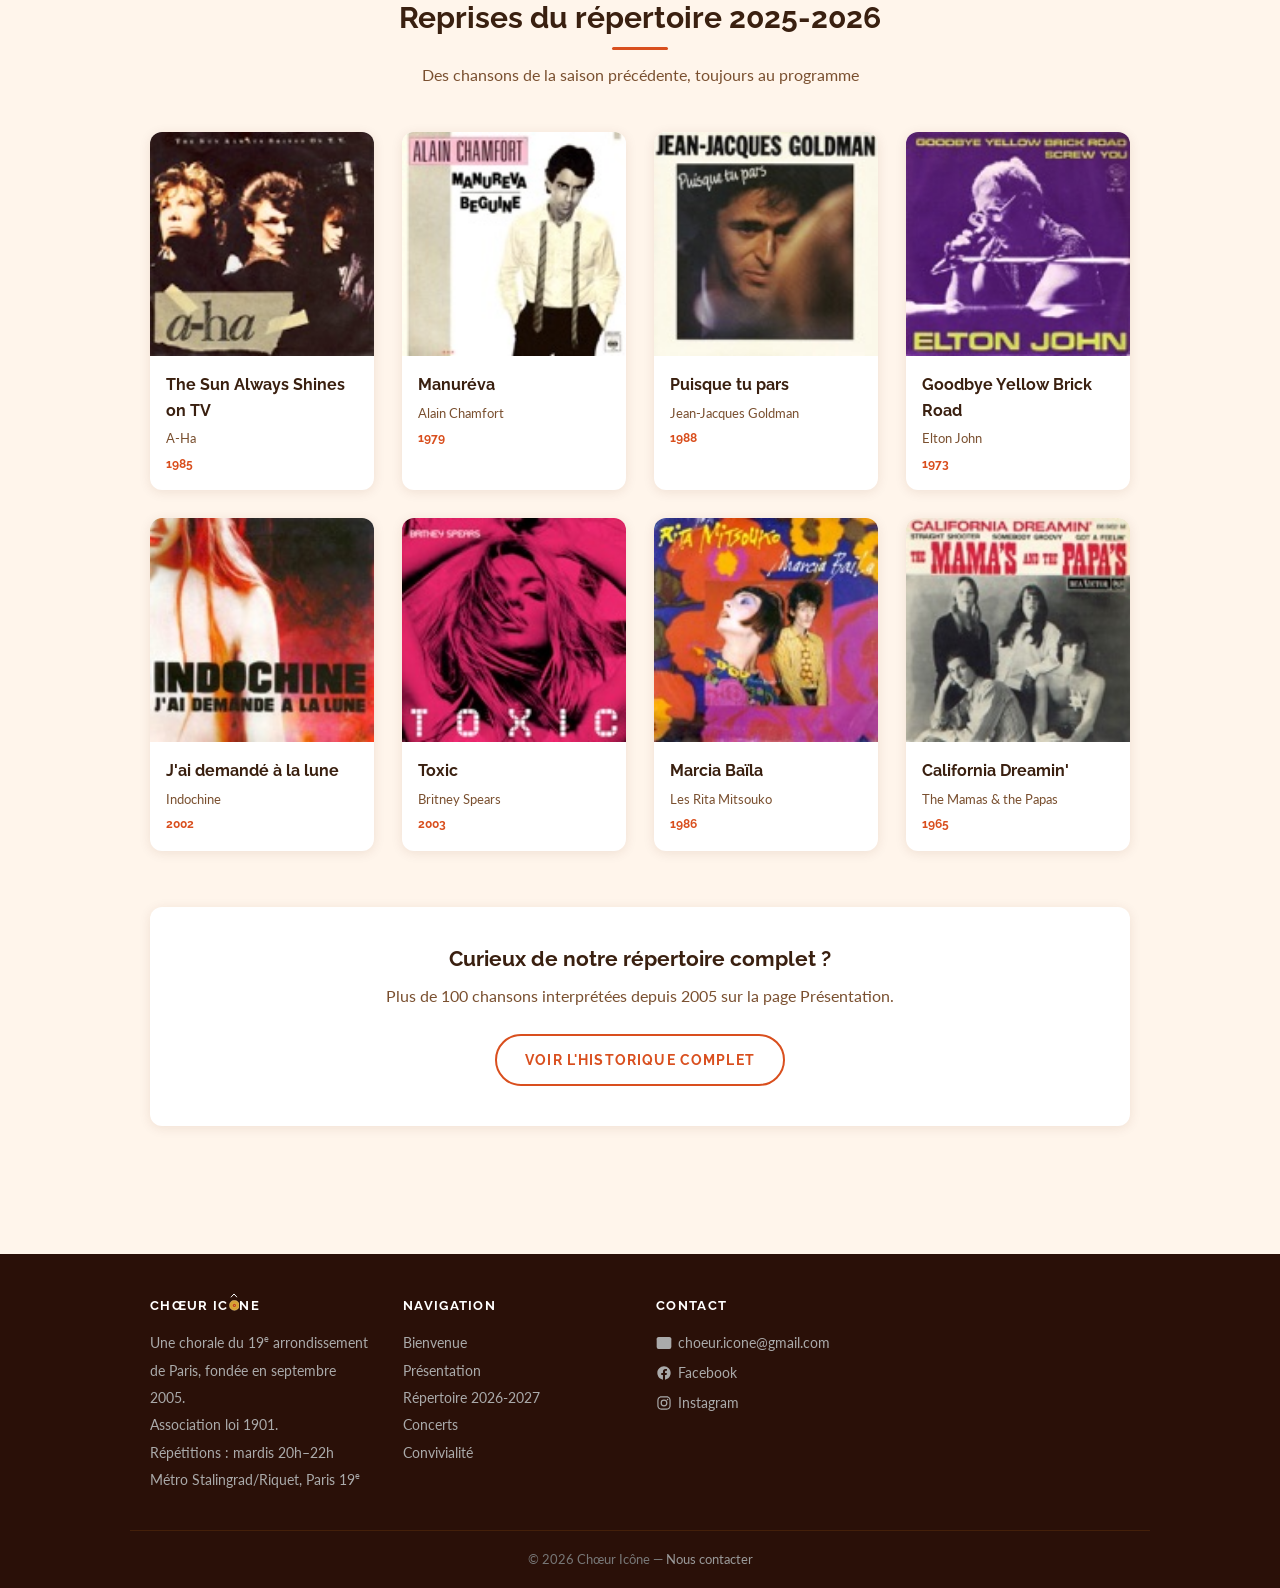
<file: icone/repertoire.html>
<!DOCTYPE html>
<html lang="fr">
<head>
  <meta charset="UTF-8">
  <meta name="viewport" content="width=device-width, initial-scale=1.0">
  <title>Répertoire 2026-2027 — Chœur Icône, chorale de variété et pop française et internationale à Paris</title>
  <meta name="description" content="Le répertoire 2026-2027 de la chorale de variété et pop française et internationale Chœur Icône à Paris : Protest & Hope Songs, des hymnes d'engagement et d'espoir de 1965 à aujourd'hui, et les reprises de la saison précédente.">
  <meta name="keywords" content="chorale, chorale Paris, chorale variété, chorale pop, chorale variété et pop française et internationale, chœur amateur, répertoire chorale">
  <link rel="icon" type="image/svg+xml" href="media/favicon-icone.svg">
  <meta property="og:type" content="website">
  <meta property="og:title" content="Répertoire 2026-2027 — Chœur Icône, chorale de variété et pop française et internationale à Paris">
  <meta property="og:description" content="Protest & Hope Songs : des hymnes d'engagement et d'espoir de 1965 à aujourd'hui, et les reprises de la saison précédente.">
  <meta property="og:image" content="media/bienvenue/ICONE2026.jpg">
  <meta name="twitter:card" content="summary_large_image">
  <meta name="twitter:title" content="Répertoire 2026-2027 — Chœur Icône, chorale de variété et pop française et internationale à Paris">
  <meta name="twitter:description" content="Protest & Hope Songs : des hymnes d'engagement et d'espoir de 1965 à aujourd'hui, et les reprises de la saison précédente.">
  <meta name="twitter:image" content="media/bienvenue/ICONE2026.jpg">
  <script type="application/ld+json">
  {
    "@context": "https://schema.org",
    "@type": "PerformingGroup",
    "name": "Chœur Icône",
    "genre": "Chorale de variété et pop française et internationale",
    "foundingDate": "2005-09",
    "description": "Chorale de variété et pop française et internationale parisienne fondée en 2005. Répertoire de chansons françaises et internationales, répétitions le mardi soir dans le 19e arrondissement de Paris.",
    "address": {
      "@type": "PostalAddress",
      "addressLocality": "Paris",
      "addressRegion": "Île-de-France",
      "addressCountry": "FR"
    },
    "email": "choeur.icone@gmail.com",
    "sameAs": [
      "https://www.facebook.com/choeur.icone",
      "https://www.instagram.com/choeur_icone"
    ]
  }
  </script>
  <link rel="stylesheet" href="style.css">
</head>
<body>
<header class="site-header">
  <nav class="nav-inner">
    <a href="index.html" class="site-logo">Chœur<span> Ic<span class="icone-mark" aria-hidden="true"><svg class="im-accent" viewBox="0 0 60 40"><path d="M6 34 L30 8 L54 34" fill="none" stroke="currentColor" stroke-width="8" stroke-linecap="round" stroke-linejoin="round"/></svg><svg class="im-disc" viewBox="0 0 100 100"><circle cx="50" cy="50" r="47" fill="#D9A536" stroke="#fff" stroke-width="2" stroke-opacity=".85"/><circle cx="50" cy="50" r="33" fill="none" stroke="#8B5E15" stroke-width="2" opacity=".45"/><circle cx="50" cy="50" r="15" fill="#C1461C"/><circle cx="50" cy="50" r="3" fill="#fff"/></svg></span>ne</span></a>
    <button class="nav-toggle" aria-label="Ouvrir le menu" onclick="toggleMenu(this)"><span></span><span></span><span></span></button>
    <ul class="nav-links" id="navLinks">
      <li><a href="index.html">Bienvenue</a></li>
      <li><a href="presentation.html">Présentation</a></li>
      <li><a href="repertoire.html" class="active">Répertoire</a></li>
      <li><a href="concerts.html">Concerts</a></li>
      <li><a href="convivialite.html">Convivialité</a></li>
    </ul>
  </nav>
</header>
<main>
  <section class="page-hero" style="background:linear-gradient(135deg,#C84010 0%,#F0A030 100%);">
    <h1>Répertoire 2026-2027</h1>
    <p>Protest &amp; Hope Songs — chanter pour résister et espérer</p>
  </section>
  <section class="section">
    <div class="container">
      <div class="section-title">
        <h2>Les chansons de la saison</h2>
        <p>Des hymnes d'engagement et d'espoir, de 1965 à aujourd'hui — toujours arrangés à plusieurs voix</p>
      </div>
      <div class="repertoire-grid">
        <div class="song-card">
          <img class="song-card-img" src="media/repertoire//2003-Respire.jpg" alt="Respire">
          <div class="song-card-body"><div class="song-title">Respire</div><div class="song-artist">Mickey 3D</div><div class="song-year">2003</div></div>
        </div>
        <div class="song-card">
          <img class="song-card-img" src="media/repertoire//Noir%20et%20Blanc.jpg" alt="Noir et Blanc">
          <div class="song-card-body"><div class="song-title">Noir et Blanc</div><div class="song-artist">Bernard Lavilliers</div><div class="song-year">1986</div></div>
        </div>
        <div class="song-card">
          <img class="song-card-img" src="media/repertoire//Beds%20Are%20Burning.jpg" alt="Beds Are Burning">
          <div class="song-card-body"><div class="song-title">Beds Are Burning</div><div class="song-artist">Midnight Oil</div><div class="song-year">1987</div></div>
        </div>
        <div class="song-card">
          <img class="song-card-img" src="media/repertoire//1997-Hasta%20SIempre.jpg" alt="Hasta Siempre">
          <div class="song-card-body"><div class="song-title">Hasta Siempre</div><div class="song-artist">Nathalie Cardone</div><div class="song-year">1997</div></div>
        </div>
        <div class="song-card">
          <img class="song-card-img" src="media/repertoire//Girls%20Just%20Want%20to%20Have%20Fun.jpg" alt="Girls Just Want to Have Fun">
          <div class="song-card-body"><div class="song-title">Girls Just Want to Have Fun</div><div class="song-artist">Cyndi Lauper</div><div class="song-year">1983</div></div>
        </div>
        <div class="song-card">
          <img class="song-card-img" src="media/repertoire//Talkin'%20bout%20a%20revolution.jpg" alt="Talkin' bout a Revolution">
          <div class="song-card-body"><div class="song-title">Talkin' bout a Revolution</div><div class="song-artist">Tracy Chapman</div><div class="song-year">1988</div></div>
        </div>
        <div class="song-card">
          <img class="song-card-img" src="media/repertoire//I%20saved%20the%20world%20today.jpg" alt="I Saved the World Today">
          <div class="song-card-body"><div class="song-title">I Saved the World Today</div><div class="song-artist">Eurythmics</div><div class="song-year">1999</div></div>
        </div>
        <div class="song-card">
          <img class="song-card-img" src="media/repertoire//Mon%20fils,%20ma%20bataille.jpg" alt="Mon fils, ma bataille">
          <div class="song-card-body"><div class="song-title">Mon fils, ma bataille</div><div class="song-artist">Daniel Balavoine</div><div class="song-year">1980</div></div>
        </div>
        <div class="song-card">
          <img class="song-card-img" src="media/repertoire//Petit%20Bonhomme.jpg" alt="Petit Bonhomme">
          <div class="song-card-body"><div class="song-title">Petit Bonhomme</div><div class="song-artist">Anne Sylvestre</div><div class="song-year">1977</div></div>
        </div>
        <div class="song-card">
          <img class="song-card-img" src="media/repertoire//Sunday%20Bloody%20Sunday.jpg" alt="Sunday Bloody Sunday">
          <div class="song-card-body"><div class="song-title">Sunday Bloody Sunday</div><div class="song-artist">U2</div><div class="song-year">1983</div></div>
        </div>
        <div class="song-card">
          <img class="song-card-img" src="media/repertoire//California%20Dreamin'.jpg" alt="California Dreamin'">
          <div class="song-card-body"><div class="song-title">California Dreamin'</div><div class="song-artist">The Mamas &amp; the Papas</div><div class="song-year">1965</div></div>
        </div>
      </div>
    </div>
  </section>

  <!-- Reprises 2025-2026 -->
  <section class="section" style="padding-top:0;">
    <div class="container">
      <div class="section-title">
        <h2>Reprises du répertoire 2025-2026</h2>
        <p>Des chansons de la saison précédente, toujours au programme</p>
      </div>
      <div class="repertoire-grid">
        <div class="song-card">
          <img class="song-card-img" src="media/repertoire//The%20Sun%20always%20shines%20on%20T.V..jpg" alt="The Sun Always Shines on TV">
          <div class="song-card-body"><div class="song-title">The Sun Always Shines on TV</div><div class="song-artist">A-Ha</div><div class="song-year">1985</div></div>
        </div>
        <div class="song-card">
          <img class="song-card-img" src="media/repertoire//Manureva.jpg" alt="Manuréva">
          <div class="song-card-body"><div class="song-title">Manuréva</div><div class="song-artist">Alain Chamfort</div><div class="song-year">1979</div></div>
        </div>
        <div class="song-card">
          <img class="song-card-img" src="media/repertoire//Puisque%20tu%20pars.jpg" alt="Puisque tu pars">
          <div class="song-card-body"><div class="song-title">Puisque tu pars</div><div class="song-artist">Jean-Jacques Goldman</div><div class="song-year">1988</div></div>
        </div>
        <div class="song-card">
          <img class="song-card-img" src="media/repertoire//Goodbye%20Yellow%20Brick%20Road.jpg" alt="Goodbye Yellow Brick Road">
          <div class="song-card-body"><div class="song-title">Goodbye Yellow Brick Road</div><div class="song-artist">Elton John</div><div class="song-year">1973</div></div>
        </div>
        <div class="song-card">
          <img class="song-card-img" src="media/repertoire//J'ai%20demande%20a%20la%20lune.jpg" alt="J'ai demandé à la lune">
          <div class="song-card-body"><div class="song-title">J'ai demandé à la lune</div><div class="song-artist">Indochine</div><div class="song-year">2002</div></div>
        </div>
        <div class="song-card">
          <img class="song-card-img" src="media/repertoire//Toxic.jpg" alt="Toxic">
          <div class="song-card-body"><div class="song-title">Toxic</div><div class="song-artist">Britney Spears</div><div class="song-year">2003</div></div>
        </div>
        <div class="song-card">
          <img class="song-card-img" src="media/repertoire//Marcia%20Baila.jpg" alt="Marcia Baïla">
          <div class="song-card-body"><div class="song-title">Marcia Baïla</div><div class="song-artist">Les Rita Mitsouko</div><div class="song-year">1986</div></div>
        </div>
        <div class="song-card">
          <img class="song-card-img" src="media/repertoire//California%20Dreamin'.jpg" alt="California Dreamin'">
          <div class="song-card-body"><div class="song-title">California Dreamin'</div><div class="song-artist">The Mamas &amp; the Papas</div><div class="song-year">1965</div></div>
        </div>
      </div>
      <div style="text-align:center; margin-top:56px; padding:40px; background:#fff; border-radius:var(--radius); box-shadow:var(--shadow);">
        <h3 style="margin-bottom:12px;">Curieux de notre répertoire complet ?</h3>
        <p style="color:var(--text-light); margin-bottom:24px;">Plus de 100 chansons interprétées depuis 2005 sur la page Présentation.</p>
        <a href="presentation.html#historique" class="btn btn-outline">Voir l'historique complet</a>
      </div>
    </div>
  </section>
</main>
<footer class="site-footer">
  <div class="footer-inner">
    <div class="footer-col">
      <h4>Chœur Ic<span class="icone-mark" aria-hidden="true"><svg class="im-accent" viewBox="0 0 60 40"><path d="M6 34 L30 8 L54 34" fill="none" stroke="currentColor" stroke-width="8" stroke-linecap="round" stroke-linejoin="round"/></svg><svg class="im-disc" viewBox="0 0 100 100"><circle cx="50" cy="50" r="47" fill="#D9A536" stroke="#fff" stroke-width="2" stroke-opacity=".85"/><circle cx="50" cy="50" r="33" fill="none" stroke="#8B5E15" stroke-width="2" opacity=".45"/><circle cx="50" cy="50" r="15" fill="#C1461C"/><circle cx="50" cy="50" r="3" fill="#fff"/></svg></span>ne</h4>
      <p>Une chorale du 19<sup>e</sup> arrondissement de Paris, fondée en septembre 2005.<br>Association loi 1901.<br>Répétitions : mardis 20h–22h<br>Métro Stalingrad/Riquet, Paris 19<sup>e</sup></p>
    </div>
    <div class="footer-col">
      <h4>Navigation</h4>
      <p><a href="index.html">Bienvenue</a><br><a href="presentation.html">Présentation</a><br><a href="repertoire.html">Répertoire 2026-2027</a><br><a href="concerts.html">Concerts</a><br><a href="convivialite.html">Convivialité</a></p>
    </div>
    <div class="footer-col">
      <h4>Contact</h4>
      <p><a class="social-link" href="mailto:choeur.icone@gmail.com"><svg viewBox="0 0 24 24" aria-hidden="true" fill="none" stroke="currentColor" stroke-width="2" stroke-linecap="round" stroke-linejoin="round"><rect x="2" y="4" width="20" height="16" rx="2"/><path d="M2 6l10 7 10-7"/></svg>choeur.icone@gmail.com</a><br>
        <a class="social-link" href="https://www.facebook.com/choeur.icone" target="_blank" rel="noopener"><svg viewBox="0 0 24 24" aria-hidden="true"><path d="M22 12.06C22 6.5 17.52 2 12 2S2 6.5 2 12.06c0 5.02 3.66 9.18 8.44 9.94v-7.03H7.9v-2.91h2.54V9.85c0-2.5 1.49-3.89 3.77-3.89 1.09 0 2.23.2 2.23.2v2.46h-1.26c-1.24 0-1.63.77-1.63 1.56v1.88h2.78l-.44 2.91h-2.34V22c4.78-.76 8.44-4.92 8.44-9.94"/></svg>Facebook</a><br>
        <a class="social-link" href="https://www.instagram.com/choeur_icone" target="_blank" rel="noopener"><svg viewBox="0 0 24 24" aria-hidden="true"><path d="M12 2c-2.72 0-3.06.01-4.12.06-1.06.05-1.79.22-2.43.47-.66.26-1.22.6-1.77 1.16-.56.55-.9 1.11-1.16 1.77-.25.64-.42 1.37-.47 2.43C2 8.94 2 9.28 2 12s.01 3.06.06 4.12c.05 1.06.22 1.79.47 2.43.26.66.6 1.22 1.16 1.77.55.56 1.11.9 1.77 1.16.64.25 1.37.42 2.43.47C8.94 22 9.28 22 12 22s3.06-.01 4.12-.06c1.06-.05 1.79-.22 2.43-.47.66-.26 1.22-.6 1.77-1.16.56-.55.9-1.11 1.16-1.77.25-.64.42-1.37.47-2.43.05-1.06.06-1.4.06-4.12s-.01-3.06-.06-4.12c-.05-1.06-.22-1.79-.47-2.43-.26-.66-.6-1.22-1.16-1.77-.55-.56-1.11-.9-1.77-1.16-.64-.25-1.37-.42-2.43-.47C15.06 2.01 14.72 2 12 2m0 1.8c2.67 0 2.99.01 4.04.06.98.04 1.5.21 1.86.35.47.18.8.4 1.15.75.35.35.57.68.75 1.15.14.36.31.88.35 1.86.05 1.05.06 1.37.06 4.04s-.01 2.99-.06 4.04c-.04.98-.21 1.5-.35 1.86-.18.47-.4.8-.75 1.15-.35.35-.68.57-1.15.75-.36.14-.88.31-1.86.35-1.05.05-1.37.06-4.04.06s-2.99-.01-4.04-.06c-.98-.04-1.5-.21-1.86-.35-.47-.18-.8-.4-1.15-.75-.35-.35-.57-.68-.75-1.15-.14-.36-.31-.88-.35-1.86C3.81 14.99 3.8 14.67 3.8 12s.01-2.99.06-4.04c.04-.98.21-1.5.35-1.86.18-.47.4-.8.75-1.15.35-.35.68-.57 1.15-.75.36-.14.88-.31 1.86-.35C9.01 3.81 9.33 3.8 12 3.8m0 3.05a5.15 5.15 0 1 0 0 10.3 5.15 5.15 0 0 0 0-10.3m0 8.5a3.35 3.35 0 1 1 0-6.7 3.35 3.35 0 0 1 0 6.7m6.55-8.7a1.2 1.2 0 1 1-2.4 0 1.2 1.2 0 0 1 2.4 0"/></svg>Instagram</a>
      </p>
    </div>
  </div>
  <div class="footer-bottom">
    <p>© 2026 Chœur Icône — <a href="mailto:choeur.icone@gmail.com">Nous contacter</a></p>
  </div>
</footer>
<script>
function toggleMenu(btn){const nav=document.getElementById('navLinks');nav.classList.toggle('open');btn.setAttribute('aria-expanded',nav.classList.contains('open'));}
document.addEventListener('click',function(e){if(!document.querySelector('.site-header').contains(e.target))document.getElementById('navLinks').classList.remove('open');});
</script>
</body>
</html>
</file>
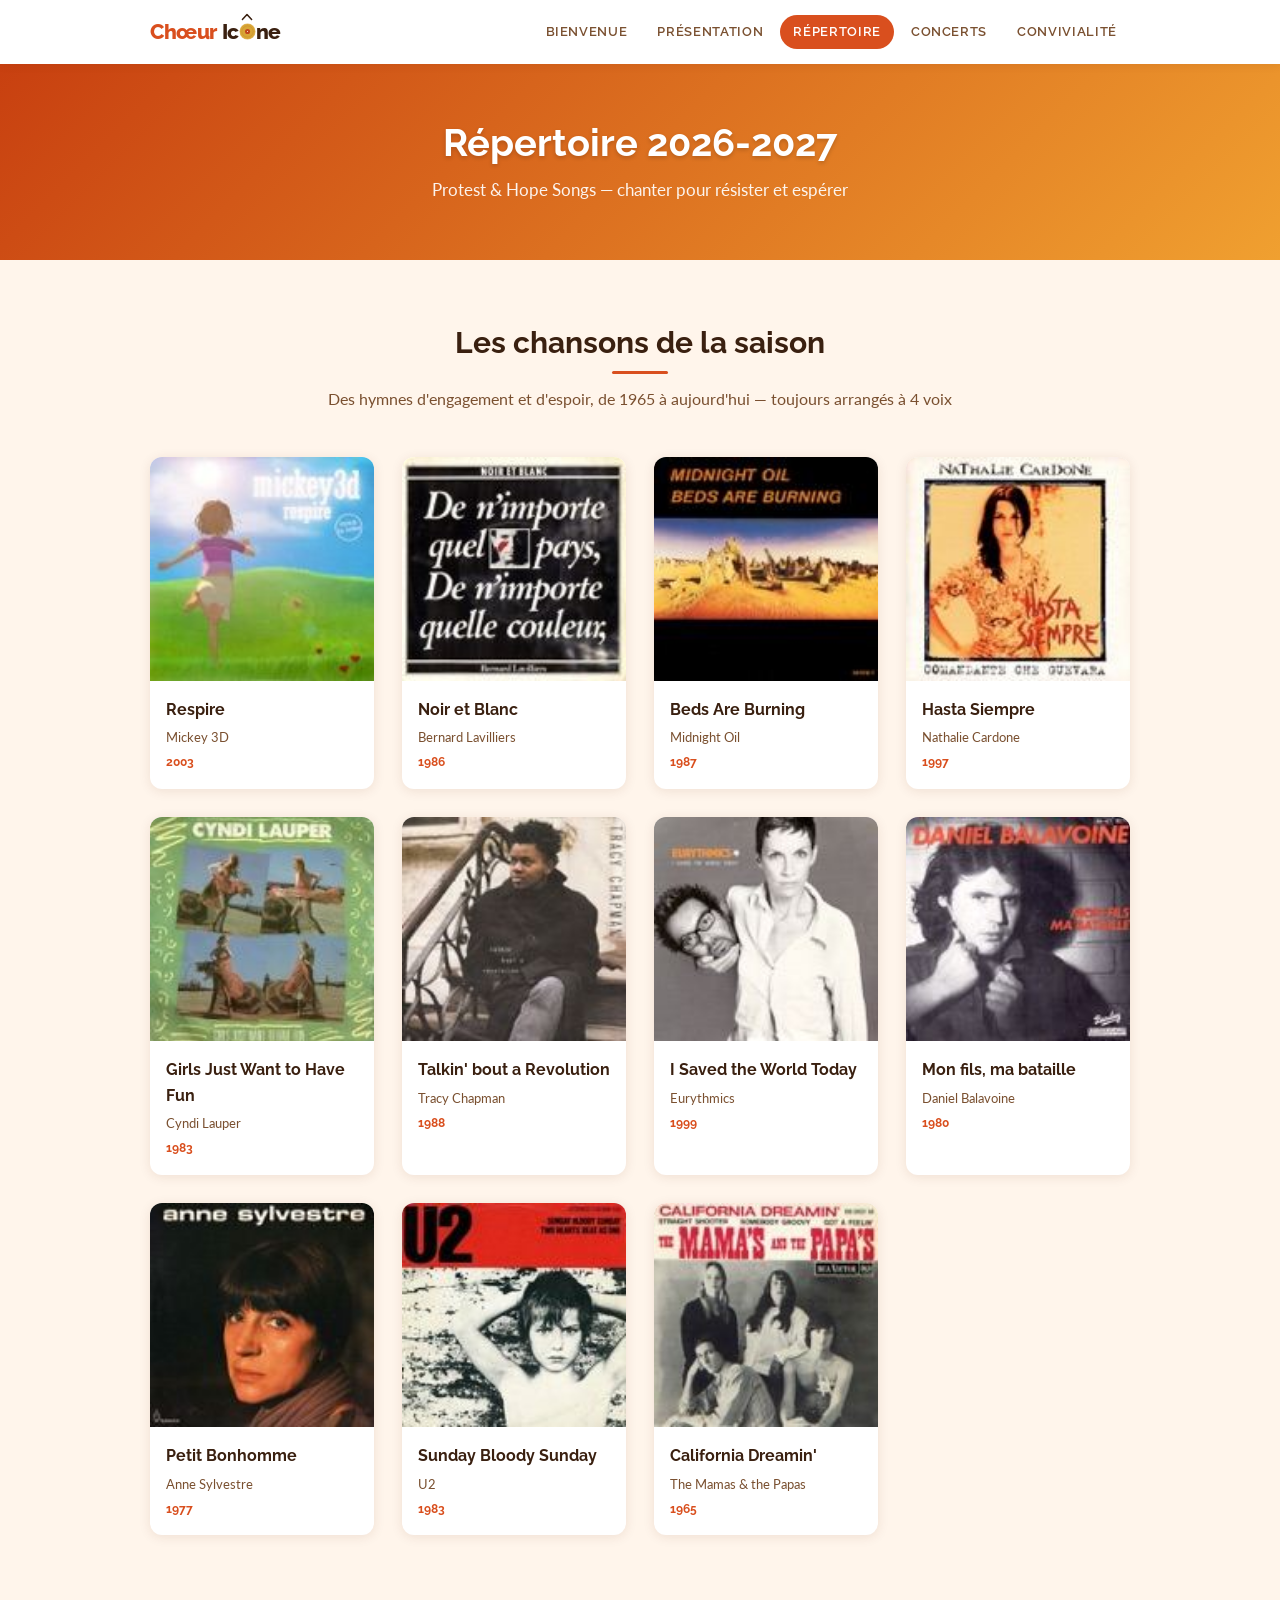
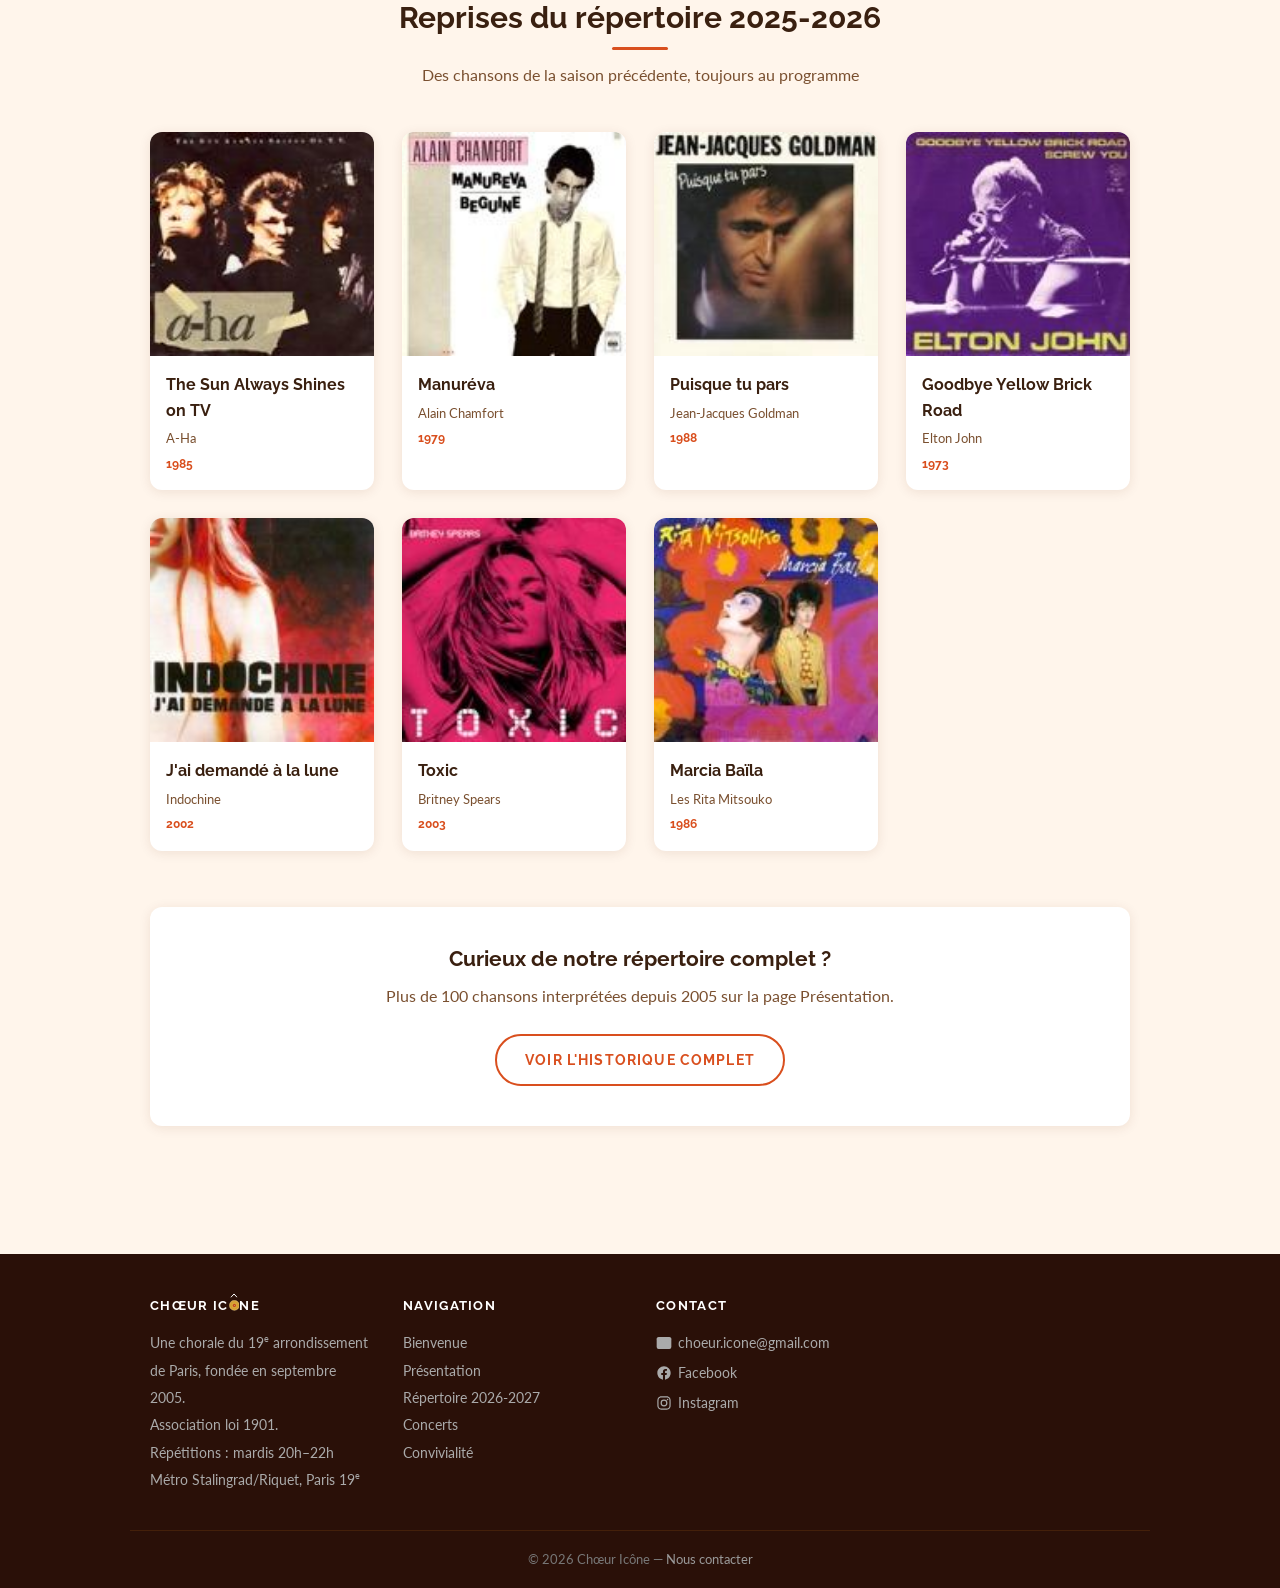
<file: Icone/repertoire.html>
<!DOCTYPE html>
<html lang="fr">
<head>
  <meta charset="UTF-8">
  <meta name="viewport" content="width=device-width, initial-scale=1.0">
  <title>Répertoire 2026-2027 — Chœur Icône, chorale de variété et pop française et internationale à Paris</title>
  <meta name="description" content="Le répertoire 2026-2027 de la chorale de variété et pop française et internationale Chœur Icône à Paris : Protest & Hope Songs, des hymnes d'engagement et d'espoir de 1965 à aujourd'hui, et les reprises de la saison précédente.">
  <meta name="keywords" content="chorale, chorale Paris, chorale variété, chorale pop, chorale variété et pop française et internationale, chœur amateur, répertoire chorale">
  <link rel="icon" type="image/svg+xml" href="media/favicon-icone.svg">
  <meta property="og:type" content="website">
  <meta property="og:title" content="Répertoire 2026-2027 — Chœur Icône, chorale de variété et pop française et internationale à Paris">
  <meta property="og:description" content="Protest & Hope Songs : des hymnes d'engagement et d'espoir de 1965 à aujourd'hui, et les reprises de la saison précédente.">
  <meta property="og:image" content="media/bienvenue/ICONE2026.jpg">
  <meta name="twitter:card" content="summary_large_image">
  <meta name="twitter:title" content="Répertoire 2026-2027 — Chœur Icône, chorale de variété et pop française et internationale à Paris">
  <meta name="twitter:description" content="Protest & Hope Songs : des hymnes d'engagement et d'espoir de 1965 à aujourd'hui, et les reprises de la saison précédente.">
  <meta name="twitter:image" content="media/bienvenue/ICONE2026.jpg">
  <script type="application/ld+json">
  {
    "@context": "https://schema.org",
    "@type": "PerformingGroup",
    "name": "Chœur Icône",
    "genre": "Chorale de variété et pop française et internationale",
    "foundingDate": "2005-09",
    "description": "Chorale de variété et pop française et internationale parisienne fondée en 2005. Répertoire de chansons françaises et internationales, répétitions le mardi soir dans le 19e arrondissement de Paris.",
    "address": {
      "@type": "PostalAddress",
      "addressLocality": "Paris",
      "addressRegion": "Île-de-France",
      "addressCountry": "FR"
    },
    "email": "choeur.icone@gmail.com",
    "sameAs": [
      "https://www.facebook.com/choeur.icone",
      "https://www.instagram.com/choeur_icone"
    ]
  }
  </script>
  <link rel="preconnect" href="https://fonts.googleapis.com">
  <link rel="preconnect" href="https://fonts.gstatic.com" crossorigin>
  <link rel="stylesheet" href="https://fonts.googleapis.com/css2?family=Raleway:wght@400;600;700;800&family=Lato:ital,wght@0,400;0,700;1,400&display=swap">
  <link rel="stylesheet" href="style.css">
</head>
<body>
<header class="site-header">
  <nav class="nav-inner">
    <a href="index.html" class="site-logo">Chœur<span> Ic<span class="icone-mark" aria-hidden="true"><svg class="im-accent" viewBox="0 0 60 40"><path d="M6 34 L30 8 L54 34" fill="none" stroke="currentColor" stroke-width="8" stroke-linecap="round" stroke-linejoin="round"/></svg><svg class="im-disc" viewBox="0 0 100 100"><circle cx="50" cy="50" r="47" fill="#D9A536" stroke="#fff" stroke-width="2" stroke-opacity=".85"/><circle cx="50" cy="50" r="33" fill="none" stroke="#8B5E15" stroke-width="2" opacity=".45"/><circle cx="50" cy="50" r="15" fill="#C1461C"/><circle cx="50" cy="50" r="3" fill="#fff"/></svg></span>ne</span></a>
    <button class="nav-toggle" aria-label="Ouvrir le menu" onclick="toggleMenu(this)"><span></span><span></span><span></span></button>
    <ul class="nav-links" id="navLinks">
      <li><a href="index.html">Bienvenue</a></li>
      <li><a href="presentation.html">Présentation</a></li>
      <li><a href="repertoire.html" class="active">Répertoire</a></li>
      <li><a href="concerts.html">Concerts</a></li>
      <li><a href="convivialite.html">Convivialité</a></li>
    </ul>
  </nav>
</header>
<main>
  <section class="page-hero" style="background:linear-gradient(135deg,#C84010 0%,#F0A030 100%);">
    <h1>Répertoire 2026-2027</h1>
    <p>Protest &amp; Hope Songs — chanter pour résister et espérer</p>
  </section>
  <section class="section">
    <div class="container">
      <div class="section-title">
        <h2>Les chansons de la saison</h2>
        <p>Des hymnes d'engagement et d'espoir, de 1965 à aujourd'hui — toujours arrangés à 4 voix</p>
      </div>
      <div class="repertoire-grid">
        <div class="song-card">
          <a href="https://www.youtube.com/watch?v=Iwb6u1Jo1Mc" target="_blank" rel="noopener" style="display:block;"><img class="song-card-img" src="media/repertoire//2003-Respire.jpg" alt="Respire" loading="lazy"></a>
          <div class="song-card-body"><div class="song-title">Respire</div><div class="song-artist">Mickey 3D</div><div class="song-year">2003</div></div>
        </div>
        <div class="song-card">
          <a href="https://www.youtube.com/watch?v=v5orwNa1zG4" target="_blank" rel="noopener" style="display:block;"><img class="song-card-img" src="media/repertoire//Noir%20et%20Blanc.jpg" alt="Noir et Blanc" loading="lazy"></a>
          <div class="song-card-body"><div class="song-title">Noir et Blanc</div><div class="song-artist">Bernard Lavilliers</div><div class="song-year">1986</div></div>
        </div>
        <div class="song-card">
          <a href="https://www.youtube.com/watch?v=ejorQVy3m8E" target="_blank" rel="noopener" style="display:block;"><img class="song-card-img" src="media/repertoire//Beds%20Are%20Burning.jpg" alt="Beds Are Burning" loading="lazy"></a>
          <div class="song-card-body"><div class="song-title">Beds Are Burning</div><div class="song-artist">Midnight Oil</div><div class="song-year">1987</div></div>
        </div>
        <div class="song-card">
          <a href="https://www.youtube.com/watch?v=kTqwy6ay1HQ" target="_blank" rel="noopener" style="display:block;"><img class="song-card-img" src="media/repertoire//1997-Hasta%20SIempre.jpg" alt="Hasta Siempre" loading="lazy"></a>
          <div class="song-card-body"><div class="song-title">Hasta Siempre</div><div class="song-artist">Nathalie Cardone</div><div class="song-year">1997</div></div>
        </div>
        <div class="song-card">
          <a href="https://www.youtube.com/watch?v=PIb6AZdTr-A" target="_blank" rel="noopener" style="display:block;"><img class="song-card-img" src="media/repertoire//Girls%20Just%20Want%20to%20Have%20Fun.jpg" alt="Girls Just Want to Have Fun" loading="lazy"></a>
          <div class="song-card-body"><div class="song-title">Girls Just Want to Have Fun</div><div class="song-artist">Cyndi Lauper</div><div class="song-year">1983</div></div>
        </div>
        <div class="song-card">
          <a href="https://www.youtube.com/watch?v=Xv8FBjo1Y8I" target="_blank" rel="noopener" style="display:block;"><img class="song-card-img" src="media/repertoire//Talkin'%20bout%20a%20revolution.jpg" alt="Talkin' bout a Revolution" loading="lazy"></a>
          <div class="song-card-body"><div class="song-title">Talkin' bout a Revolution</div><div class="song-artist">Tracy Chapman</div><div class="song-year">1988</div></div>
        </div>
        <div class="song-card">
          <a href="https://www.youtube.com/watch?v=Zf052uxFF58" target="_blank" rel="noopener" style="display:block;"><img class="song-card-img" src="media/repertoire//I%20saved%20the%20world%20today.jpg" alt="I Saved the World Today" loading="lazy"></a>
          <div class="song-card-body"><div class="song-title">I Saved the World Today</div><div class="song-artist">Eurythmics</div><div class="song-year">1999</div></div>
        </div>
        <div class="song-card">
          <a href="https://www.youtube.com/watch?v=k7NhVHC-8Is" target="_blank" rel="noopener" style="display:block;"><img class="song-card-img" src="media/repertoire//Mon%20fils,%20ma%20bataille.jpg" alt="Mon fils, ma bataille" loading="lazy"></a>
          <div class="song-card-body"><div class="song-title">Mon fils, ma bataille</div><div class="song-artist">Daniel Balavoine</div><div class="song-year">1980</div></div>
        </div>
        <div class="song-card">
          <a href="https://www.youtube.com/watch?v=MaIBlJIMMyw" target="_blank" rel="noopener" style="display:block;"><img class="song-card-img" src="media/repertoire//Petit%20Bonhomme.jpg" alt="Petit Bonhomme" loading="lazy"></a>
          <div class="song-card-body"><div class="song-title">Petit Bonhomme</div><div class="song-artist">Anne Sylvestre</div><div class="song-year">1977</div></div>
        </div>
        <div class="song-card">
          <a href="https://www.youtube.com/watch?v=SJLGeXWouE0" target="_blank" rel="noopener" style="display:block;"><img class="song-card-img" src="media/repertoire//Sunday%20Bloody%20Sunday.jpg" alt="Sunday Bloody Sunday" loading="lazy"></a>
          <div class="song-card-body"><div class="song-title">Sunday Bloody Sunday</div><div class="song-artist">U2</div><div class="song-year">1983</div></div>
        </div>
        <div class="song-card">
          <a href="https://youtu.be/KOok1WzZbOY" target="_blank" rel="noopener" style="display:block;"><img class="song-card-img" src="media/repertoire//California%20Dreamin'.jpg" alt="California Dreamin'" loading="lazy"></a>
          <div class="song-card-body"><div class="song-title">California Dreamin'</div><div class="song-artist">The Mamas &amp; the Papas</div><div class="song-year">1965</div></div>
        </div>
      </div>
    </div>
  </section>

  <!-- Reprises 2025-2026 -->
  <section class="section" style="padding-top:0;">
    <div class="container">
      <div class="section-title">
        <h2>Reprises du répertoire 2025-2026</h2>
        <p>Des chansons de la saison précédente, toujours au programme</p>
      </div>
      <div class="repertoire-grid">
        <div class="song-card">
          <a href="https://youtu.be/a3ir9HC9vYg" target="_blank" rel="noopener" style="display:block;"><img class="song-card-img" src="media/repertoire//The%20Sun%20always%20shines%20on%20T.V..jpg" alt="The Sun Always Shines on TV" loading="lazy"></a>
          <div class="song-card-body"><div class="song-title">The Sun Always Shines on TV</div><div class="song-artist">A-Ha</div><div class="song-year">1985</div></div>
        </div>
        <div class="song-card">
          <a href="https://www.youtube.com/watch?v=JYr7at4BmeE" target="_blank" rel="noopener" style="display:block;"><img class="song-card-img" src="media/repertoire//Manureva.jpg" alt="Manuréva" loading="lazy"></a>
          <div class="song-card-body"><div class="song-title">Manuréva</div><div class="song-artist">Alain Chamfort</div><div class="song-year">1979</div></div>
        </div>
        <div class="song-card">
          <a href="https://youtu.be/dc40M9DEVWI" target="_blank" rel="noopener" style="display:block;"><img class="song-card-img" src="media/repertoire//Puisque%20tu%20pars.jpg" alt="Puisque tu pars" loading="lazy"></a>
          <div class="song-card-body"><div class="song-title">Puisque tu pars</div><div class="song-artist">Jean-Jacques Goldman</div><div class="song-year">1988</div></div>
        </div>
        <div class="song-card">
          <a href="https://youtu.be/wy709iNG6i8" target="_blank" rel="noopener" style="display:block;"><img class="song-card-img" src="media/repertoire//Goodbye%20Yellow%20Brick%20Road.jpg" alt="Goodbye Yellow Brick Road" loading="lazy"></a>
          <div class="song-card-body"><div class="song-title">Goodbye Yellow Brick Road</div><div class="song-artist">Elton John</div><div class="song-year">1973</div></div>
        </div>
        <div class="song-card">
          <a href="https://www.youtube.com/watch?v=KAOmC5qT02w" target="_blank" rel="noopener" style="display:block;"><img class="song-card-img" src="media/repertoire//J'ai%20demande%20a%20la%20lune.jpg" alt="J'ai demandé à la lune" loading="lazy"></a>
          <div class="song-card-body"><div class="song-title">J'ai demandé à la lune</div><div class="song-artist">Indochine</div><div class="song-year">2002</div></div>
        </div>
        <div class="song-card">
          <a href="https://www.youtube.com/watch?v=LOZuxwVk7TU" target="_blank" rel="noopener" style="display:block;"><img class="song-card-img" src="media/repertoire//Toxic.jpg" alt="Toxic" loading="lazy"></a>
          <div class="song-card-body"><div class="song-title">Toxic</div><div class="song-artist">Britney Spears</div><div class="song-year">2003</div></div>
        </div>
        <div class="song-card">
          <a href="https://youtu.be/1zWlnzFXcKY" target="_blank" rel="noopener" style="display:block;"><img class="song-card-img" src="media/repertoire//Marcia%20Baila.jpg" alt="Marcia Baïla" loading="lazy"></a>
          <div class="song-card-body"><div class="song-title">Marcia Baïla</div><div class="song-artist">Les Rita Mitsouko</div><div class="song-year">1986</div></div>
        </div>
      </div>
      <div style="text-align:center; margin-top:56px; padding:40px; background:#fff; border-radius:var(--radius); box-shadow:var(--shadow);">
        <h3 style="margin-bottom:12px;">Curieux de notre répertoire complet ?</h3>
        <p style="color:var(--text-light); margin-bottom:24px;">Plus de 100 chansons interprétées depuis 2005 sur la page Présentation.</p>
        <a href="presentation.html#historique" class="btn btn-outline">Voir l'historique complet</a>
      </div>
    </div>
  </section>
</main>
<footer class="site-footer">
  <div class="footer-inner">
    <div class="footer-col">
      <h4>Chœur Ic<span class="icone-mark" aria-hidden="true"><svg class="im-accent" viewBox="0 0 60 40"><path d="M6 34 L30 8 L54 34" fill="none" stroke="currentColor" stroke-width="8" stroke-linecap="round" stroke-linejoin="round"/></svg><svg class="im-disc" viewBox="0 0 100 100"><circle cx="50" cy="50" r="47" fill="#D9A536" stroke="#fff" stroke-width="2" stroke-opacity=".85"/><circle cx="50" cy="50" r="33" fill="none" stroke="#8B5E15" stroke-width="2" opacity=".45"/><circle cx="50" cy="50" r="15" fill="#C1461C"/><circle cx="50" cy="50" r="3" fill="#fff"/></svg></span>ne</h4>
      <p>Une chorale du 19<sup>e</sup> arrondissement de Paris, fondée en septembre 2005.<br>Association loi 1901.<br>Répétitions : mardis 20h–22h<br>Métro Stalingrad/Riquet, Paris 19<sup>e</sup></p>
    </div>
    <div class="footer-col">
      <h4>Navigation</h4>
      <p><a href="index.html">Bienvenue</a><br><a href="presentation.html">Présentation</a><br><a href="repertoire.html">Répertoire 2026-2027</a><br><a href="concerts.html">Concerts</a><br><a href="convivialite.html">Convivialité</a></p>
    </div>
    <div class="footer-col">
      <h4>Contact</h4>
      <p><a class="social-link" href="mailto:choeur.icone@gmail.com"><svg viewBox="0 0 24 24" aria-hidden="true" fill="none" stroke="currentColor" stroke-width="2" stroke-linecap="round" stroke-linejoin="round"><rect x="2" y="4" width="20" height="16" rx="2"/><path d="M2 6l10 7 10-7"/></svg>choeur.icone@gmail.com</a><br>
        <a class="social-link" href="https://www.facebook.com/choeur.icone" target="_blank" rel="noopener"><svg viewBox="0 0 24 24" aria-hidden="true"><path d="M22 12.06C22 6.5 17.52 2 12 2S2 6.5 2 12.06c0 5.02 3.66 9.18 8.44 9.94v-7.03H7.9v-2.91h2.54V9.85c0-2.5 1.49-3.89 3.77-3.89 1.09 0 2.23.2 2.23.2v2.46h-1.26c-1.24 0-1.63.77-1.63 1.56v1.88h2.78l-.44 2.91h-2.34V22c4.78-.76 8.44-4.92 8.44-9.94"/></svg>Facebook</a><br>
        <a class="social-link" href="https://www.instagram.com/choeur_icone" target="_blank" rel="noopener"><svg viewBox="0 0 24 24" aria-hidden="true"><path d="M12 2c-2.72 0-3.06.01-4.12.06-1.06.05-1.79.22-2.43.47-.66.26-1.22.6-1.77 1.16-.56.55-.9 1.11-1.16 1.77-.25.64-.42 1.37-.47 2.43C2 8.94 2 9.28 2 12s.01 3.06.06 4.12c.05 1.06.22 1.79.47 2.43.26.66.6 1.22 1.16 1.77.55.56 1.11.9 1.77 1.16.64.25 1.37.42 2.43.47C8.94 22 9.28 22 12 22s3.06-.01 4.12-.06c1.06-.05 1.79-.22 2.43-.47.66-.26 1.22-.6 1.77-1.16.56-.55.9-1.11 1.16-1.77.25-.64.42-1.37.47-2.43.05-1.06.06-1.4.06-4.12s-.01-3.06-.06-4.12c-.05-1.06-.22-1.79-.47-2.43-.26-.66-.6-1.22-1.16-1.77-.55-.56-1.11-.9-1.77-1.16-.64-.25-1.37-.42-2.43-.47C15.06 2.01 14.72 2 12 2m0 1.8c2.67 0 2.99.01 4.04.06.98.04 1.5.21 1.86.35.47.18.8.4 1.15.75.35.35.57.68.75 1.15.14.36.31.88.35 1.86.05 1.05.06 1.37.06 4.04s-.01 2.99-.06 4.04c-.04.98-.21 1.5-.35 1.86-.18.47-.4.8-.75 1.15-.35.35-.68.57-1.15.75-.36.14-.88.31-1.86.35-1.05.05-1.37.06-4.04.06s-2.99-.01-4.04-.06c-.98-.04-1.5-.21-1.86-.35-.47-.18-.8-.4-1.15-.75-.35-.35-.57-.68-.75-1.15-.14-.36-.31-.88-.35-1.86C3.81 14.99 3.8 14.67 3.8 12s.01-2.99.06-4.04c.04-.98.21-1.5.35-1.86.18-.47.4-.8.75-1.15.35-.35.68-.57 1.15-.75.36-.14.88-.31 1.86-.35C9.01 3.81 9.33 3.8 12 3.8m0 3.05a5.15 5.15 0 1 0 0 10.3 5.15 5.15 0 0 0 0-10.3m0 8.5a3.35 3.35 0 1 1 0-6.7 3.35 3.35 0 0 1 0 6.7m6.55-8.7a1.2 1.2 0 1 1-2.4 0 1.2 1.2 0 0 1 2.4 0"/></svg>Instagram</a>
      </p>
    </div>
  </div>
  <div class="footer-bottom">
    <p>© 2026 Chœur Icône — <a href="mailto:choeur.icone@gmail.com">Nous contacter</a></p>
  </div>
</footer>
<script>
function toggleMenu(btn){const nav=document.getElementById('navLinks');nav.classList.toggle('open');btn.setAttribute('aria-expanded',nav.classList.contains('open'));}
document.addEventListener('click',function(e){if(!document.querySelector('.site-header').contains(e.target))document.getElementById('navLinks').classList.remove('open');});
</script>
</body>
</html>
</file>
<file: icone/style.css>
@import url('https://fonts.googleapis.com/css2?family=Raleway:wght@400;600;700;800&family=Lato:ital,wght@0,400;0,700;1,400&display=swap');

:root {
  --primary:      #D94F1E;   /* brique chaude */
  --primary-dark: #B53D10;
  --secondary:    #F0A030;   /* ambre */
  --accent:       #E8702A;   /* orange */
  --green:        #C4762A;   /* ocre */
  --bg:           #FFF5EB;   /* crème chaud */
  --bg-card:      #FFFFFF;
  --text:         #3A2010;
  --text-light:   #7A5030;
  --text-muted:   #B08060;
  --border:       #EDD5BB;
  --shadow:       0 2px 12px rgba(100,40,0,0.10);
  --shadow-hover: 0 8px 28px rgba(100,40,0,0.18);
  --radius:       12px;
  --radius-sm:    6px;
  --font-h:       'Raleway', 'Trebuchet MS', sans-serif;
  --font-b:       'Lato', 'Helvetica Neue', sans-serif;
  --max-w:        1020px;
  --nav-h:        64px;
}

*, *::before, *::after { box-sizing: border-box; margin: 0; padding: 0; }
html  { scroll-behavior: smooth; }
body  { font-family: var(--font-b); background: var(--bg); color: var(--text); line-height: 1.65; }
img   { max-width: 100%; height: auto; display: block; }
a     { color: var(--primary); text-decoration: none; transition: color .2s; }
a:hover { color: var(--primary-dark); }
h1,h2,h3,h4 { font-family: var(--font-h); font-weight: 700; line-height: 1.2; color: var(--text); }
h1  { font-size: clamp(1.6rem,4vw,2.4rem); }
h2  { font-size: clamp(1.3rem,3vw,1.9rem); }
h3  { font-size: clamp(1rem,2.5vw,1.3rem); }
sup { font-size: .65em; }

/* ── Layout ── */
.container  { max-width: var(--max-w); margin: 0 auto; padding: 0 20px; }
.section    { padding: 64px 0; }
.section-title { text-align: center; margin-bottom: 44px; }
.section-title h2 { display: inline-block; position: relative; padding-bottom: 14px; }
.section-title h2::after {
  content: ''; position: absolute; bottom: 0; left: 50%; transform: translateX(-50%);
  width: 56px; height: 3px; background: var(--primary); border-radius: 2px;
}
.section-title p { margin-top: 12px; color: var(--text-light); }

/* ── Header / Nav ── */
.site-header {
  background: #fff;
  box-shadow: 0 2px 8px rgba(100,40,0,.09);
  position: sticky; top: 0; z-index: 200;
  height: var(--nav-h);
}
.nav-inner {
  max-width: var(--max-w); margin: 0 auto; padding: 0 20px;
  height: 100%; display: flex; align-items: center; justify-content: space-between;
}
.site-logo {
  font-family: var(--font-h); font-size: 1.3rem; font-weight: 800;
  color: var(--primary); letter-spacing: -.02em;
}
.site-logo span { color: var(--text); }
.icone-mark { position: relative; display: inline-block; width: .82em; height: .82em; vertical-align: -.08em; }
.icone-mark .im-disc { position: absolute; inset: 0; width: 100%; height: 100%; display: block; }
.icone-mark .im-accent { position: absolute; top: -.5em; left: 50%; transform: translateX(-50%); width: .56em; height: .37em; display: block; }
.nav-links { display: flex; list-style: none; gap: 4px; }
.nav-links a {
  display: block; padding: 6px 13px; border-radius: 20px;
  font-family: var(--font-h); font-size: .82rem; font-weight: 600;
  text-transform: uppercase; letter-spacing: .05em; color: var(--text-light);
  transition: background .2s, color .2s;
}
.nav-links a:hover,
.nav-links a.active { background: var(--primary); color: #fff; }
.nav-toggle {
  display: none; background: none; border: none; cursor: pointer;
  padding: 8px; flex-direction: column; gap: 5px;
}
.nav-toggle span { display: block; width: 24px; height: 2px; background: var(--text); border-radius: 2px; }

/* ── Buttons ── */
.btn {
  display: inline-block; padding: 12px 28px; border-radius: 30px;
  font-family: var(--font-h); font-size: .9rem; font-weight: 700;
  text-transform: uppercase; letter-spacing: .08em;
  transition: all .25s; cursor: pointer; border: none;
}
.btn-white { background: #fff; color: var(--primary); }
.btn-white:hover { background: var(--bg); color: var(--primary-dark); transform: translateY(-2px); box-shadow: 0 6px 16px rgba(0,0,0,.15); }
.btn-primary { background: var(--primary); color: #fff; }
.btn-primary:hover { background: var(--primary-dark); transform: translateY(-2px); box-shadow: 0 6px 16px rgba(180,60,16,.35); }
.btn-outline { background: transparent; color: var(--primary); border: 2px solid var(--primary); }
.btn-outline:hover { background: var(--primary); color: #fff; transform: translateY(-2px); }

/* ── Home Hero ── */
.home-hero {
  position: relative; overflow: hidden;
  color: #fff; padding: 80px 20px; text-align: center;
}
.home-hero::before {
  content: ""; position: absolute; inset: 0;
  background: url('media/bienvenue/Accueil.jpg') center/cover no-repeat;
  filter: saturate(.55) hue-rotate(-10deg) contrast(1.05) brightness(.93);
}
.home-hero::after {
  content: ""; position: absolute; inset: 0;
  background: rgba(20,15,11,.4);
}
.home-hero h1 {
  position: relative; z-index: 1;
  color: #fff; font-size: clamp(1.8rem,5vw,3rem);
  text-shadow: 0 2px 10px rgba(0,0,0,.55);
  margin-bottom: 12px; max-width: 800px; margin-left: auto; margin-right: auto;
}
.home-hero .subtitle { position: relative; z-index: 1; color: rgba(255,255,255,.92); font-size: 1.1rem; margin-bottom: 36px; text-shadow: 0 2px 10px rgba(0,0,0,.55); }
.concert-card {
  background: rgba(255,255,255,.18); backdrop-filter: blur(10px);
  border: 1px solid rgba(255,255,255,.35); border-radius: var(--radius);
  padding: 24px 32px; max-width: 520px; margin: 0 auto 32px;
}
.concert-card .concert-date  { font-family: var(--font-h); font-size: 1.2rem; font-weight: 700; margin-bottom: 8px; }
.concert-card .concert-venue { font-size: .98rem; opacity: .92; margin-bottom: 20px; }

/* ── Page Hero ── */
.page-hero {
  background: linear-gradient(135deg, #C84010 0%, #F0A030 100%);
  color: #fff; padding: 56px 20px; text-align: center;
}
.page-hero h1 { color: #fff; text-shadow: 0 2px 4px rgba(0,0,0,.18); margin-bottom: 10px; }
.page-hero p  { color: rgba(255,255,255,.92); font-size: 1.05rem; max-width: 600px; margin: 0 auto; }

/* ── Affiche Section ── */
.affiche-inner {
  display: grid; grid-template-columns: 1fr 1fr; gap: 48px; align-items: start;
}
.affiche-img { border-radius: var(--radius); overflow: hidden; box-shadow: var(--shadow-hover); transition: transform .3s; }
.affiche-img:hover { transform: translateY(-4px); }
.affiche-img img { width: 100%; height: auto; }
.affiche-text h2 { margin-bottom: 16px; }
.affiche-text p  { color: var(--text-light); line-height: 1.8; margin-bottom: 16px; }

/* ── Videos ── */
.videos-section { background: #fff; }
.videos-grid    { display: grid; grid-template-columns: repeat(auto-fill,minmax(290px,1fr)); gap: 24px; }
.video-card {
  border-radius: var(--radius); overflow: hidden; box-shadow: var(--shadow); background: #000;
  transition: box-shadow .25s, transform .25s;
}
.video-card:hover { box-shadow: var(--shadow-hover); transform: translateY(-4px); }
/* Vignette cliquable — fonctionne en local ET en ligne */
.yt-thumb {
  display: block; position: relative; padding-bottom: 56.25%; height: 0;
  overflow: hidden; background: #111; text-decoration: none;
}
.yt-thumb img {
  position: absolute; top: 0; left: 0; width: 100%; height: 100%;
  object-fit: cover; opacity: .85; transition: opacity .3s; display: block;
}
.yt-thumb:hover img { opacity: 1; }
.yt-play {
  position: absolute; top: 50%; left: 50%; transform: translate(-50%,-50%);
  width: 64px; height: 64px; background: rgba(200,64,16,.9); border-radius: 50%;
  display: flex; align-items: center; justify-content: center;
  transition: background .25s, transform .25s; box-shadow: 0 4px 16px rgba(0,0,0,.4);
}
.yt-thumb:hover .yt-play { background: var(--primary); transform: translate(-50%,-50%) scale(1.12); }
.yt-play svg { width: 28px; height: 28px; fill: #fff; margin-left: 5px; }
.videos-footer { text-align: center; margin-top: 36px; }

/* ── Info Cards ── */
.info-grid { display: grid; grid-template-columns: repeat(auto-fill,minmax(220px,1fr)); gap: 24px; }
.info-card {
  background: #fff; border-radius: var(--radius); padding: 28px 24px;
  box-shadow: var(--shadow); border-top: 4px solid var(--primary);
  transition: box-shadow .25s, transform .25s;
}
.info-card:nth-child(2) { border-top-color: var(--secondary); }
.info-card:nth-child(3) { border-top-color: var(--accent); }
.info-card:nth-child(4) { border-top-color: var(--green); }
.info-card:hover { box-shadow: var(--shadow-hover); transform: translateY(-3px); }
.info-card .ic-icon { font-size: 1.8rem; margin-bottom: 12px; }
.info-card h3 { font-size: .82rem; text-transform: uppercase; letter-spacing: .08em; color: var(--text-muted); margin-bottom: 10px; }
.info-card p, .info-card a { font-size: .97rem; color: var(--text); line-height: 1.6; }

/* ── Présentation ── */
.pres-grid    { display: grid; grid-template-columns: 1fr 1fr; gap: 48px; align-items: start; }
.pres-photo   { border-radius: var(--radius); overflow: hidden; box-shadow: var(--shadow-hover); }
.pres-photo img { width: 100%; height: auto; }
.text-section h3 {
  font-size: .82rem; text-transform: uppercase; letter-spacing: .12em;
  color: var(--primary); margin: 24px 0 8px;
}
.text-section h3:first-child { margin-top: 0; }
.text-section p { color: var(--text-light); line-height: 1.8; }
.ca-list  { display: flex; flex-wrap: wrap; gap: 8px; margin-top: 10px; }
.ca-badge {
  background: var(--bg); border: 1px solid var(--border); border-radius: 20px;
  padding: 4px 14px; font-size: .85rem; color: var(--text);
}

/* ── Recrutement banner ── */
.recruit-banner {
  background: linear-gradient(135deg, #FFF0E0 0%, #FFE4C8 100%);
  border: 2px solid var(--secondary); border-radius: var(--radius);
  padding: 36px; margin-bottom: 48px;
  display: flex; gap: 24px; align-items: center; flex-wrap: wrap;
}
.recruit-banner .recruit-icon { font-size: 3rem; flex-shrink: 0; }
.recruit-banner h2 { color: var(--primary); margin-bottom: 8px; }
.title-dash { font-size: .7em; }
.recruit-banner p  { color: var(--text-light); line-height: 1.75; margin-bottom: 16px; }
.recruit-date {
  display: inline-flex; align-items: center; gap: 8px;
  background: var(--primary); color: #fff; border-radius: 30px;
  padding: 8px 20px; font-family: var(--font-h); font-size: .85rem; font-weight: 700;
  margin-bottom: 16px;
}
.voices-cards { display: flex; gap: 16px; flex-wrap: wrap; margin-top: 16px; }
.voice-pill {
  background: #fff; border: 2px solid var(--border); border-radius: var(--radius);
  padding: 14px 20px; min-width: 130px; text-align: center;
  box-shadow: var(--shadow); transition: box-shadow .2s, transform .2s;
}
.voice-pill:hover { box-shadow: var(--shadow-hover); transform: translateY(-2px); }
.voice-pill .vp-letter { color: var(--primary); display: flex; justify-content: center; }
.voice-pill .vp-letter svg { width: 30px; height: 30px; fill: currentColor; }
.voice-pill .vp-name   { font-family: var(--font-h); font-size: .8rem; font-weight: 700; text-transform: uppercase; letter-spacing: .08em; color: var(--text); margin-bottom: 4px; }
.voice-pill .vp-badge  {
  display: inline-block; font-size: .68rem; font-weight: 700; border-radius: 20px; padding: 2px 10px; margin-top: 6px;
}
.vp-exp  { background: #FDE8C0; color: #A05010; }
.vp-ok   { background: #D8F0D0; color: #2A7020; }
.vp-full { background: #F0D0D0; color: #A02020; }

/* ── History ── */
.history-section { background: #fff; }
.history-search  { max-width: 420px; margin: 0 auto 32px; position: relative; }
.history-search input {
  width: 100%; padding: 13px 20px 13px 48px; border: 2px solid var(--border);
  border-radius: 30px; font-size: 1rem; font-family: var(--font-b);
  color: var(--text); background: var(--bg); outline: none; transition: border-color .2s;
}
.history-search input:focus { border-color: var(--primary); }
.history-search .search-icon { position: absolute; left: 18px; top: 50%; transform: translateY(-50%); color: var(--text-muted); font-size: 1.1rem; pointer-events: none; }
.history-list { columns: 2; column-gap: 40px; list-style: none; }
.history-list li { padding: 6px 0; font-size: .9rem; color: var(--text); break-inside: avoid; border-bottom: 1px solid var(--border); }
.history-list li a { color: var(--primary); font-weight: 600; }
.history-list li a:hover { color: var(--primary-dark); }
.history-list .years { color: var(--text-muted); font-size: .8rem; margin-left: 4px; }
.history-list li.hidden { display: none; }

/* ── Répertoire ── */
.repertoire-grid { display: grid; grid-template-columns: repeat(auto-fill,minmax(200px,1fr)); gap: 28px; }
.song-card {
  background: #fff; border-radius: var(--radius); overflow: hidden;
  box-shadow: var(--shadow); transition: box-shadow .25s, transform .25s;
}
.song-card:hover { box-shadow: var(--shadow-hover); transform: translateY(-5px); }
.song-card-img  { width: 100%; aspect-ratio: 1; object-fit: cover; }
.song-card-body { padding: 16px; }
.song-title  { font-family: var(--font-h); font-size: .97rem; font-weight: 700; margin-bottom: 4px; color: var(--text); }
.song-artist { font-size: .84rem; color: var(--text-light); margin-bottom: 4px; }
.song-year   { font-size: .78rem; color: var(--primary); font-family: var(--font-h); font-weight: 700; }

/* ── Concerts ── */
.yt-cta {
  background: linear-gradient(135deg, #CC1800 0%, #990000 100%);
  color: #fff; border-radius: var(--radius); padding: 40px 36px;
  text-align: center; margin: 40px 0;
}
.yt-cta h3 { color: #fff; font-size: 1.5rem; margin-bottom: 12px; }
.yt-cta p  { color: rgba(255,255,255,.9); margin-bottom: 28px; font-size: 1.05rem; }
.btn-yt {
  display: inline-flex; align-items: center; gap: 8px;
  background: #fff; color: #CC0000; padding: 12px 28px; border-radius: 30px;
  font-weight: 700; font-family: var(--font-h); font-size: .95rem; transition: all .25s;
}
.btn-yt:hover { transform: translateY(-2px); box-shadow: 0 6px 20px rgba(0,0,0,.2); color: #CC0000; }
.btn-yt svg { width: 22px; height: 22px; }

.welcome-note { max-width: 640px; margin: 0 auto; text-align: center; font-size: 1.05rem; color: var(--text-light); line-height: 1.8; }

/* ── Concerts ── */
.concert-grid { display: grid; grid-template-columns: repeat(auto-fill,minmax(280px,1fr)); gap: 20px; }
.concert-card { position: relative; border-radius: var(--radius); overflow: hidden; cursor: pointer; aspect-ratio: 4/3; box-shadow: var(--shadow); transition: box-shadow .25s, transform .25s; }
.concert-card:hover { box-shadow: var(--shadow-hover); transform: translateY(-3px); }
.concert-card img { width: 100%; height: 100%; object-fit: cover; display: block; transition: transform .35s ease; }
.concert-card:hover img { transform: scale(1.06); }
.concert-card .cc-overlay { position: absolute; inset: 0; background: linear-gradient(to top, rgba(0,0,0,.78) 0%, rgba(0,0,0,.15) 55%, rgba(0,0,0,0) 100%); display: flex; flex-direction: column; justify-content: flex-end; padding: 16px; }
.concert-card .cc-title { color: #fff; font-family: var(--font-h); font-weight: 700; font-size: 1.05rem; line-height: 1.25; }
.concert-card .cc-year { color: rgba(255,255,255,.85); font-size: .85rem; margin-top: 2px; }
.concert-card .cc-count { position: absolute; top: 12px; right: 12px; background: rgba(0,0,0,.55); color: #fff; font-size: .75rem; font-weight: 600; padding: 4px 10px; border-radius: 20px; }
.lightbox-info { position: absolute; bottom: 22px; left: 0; right: 0; text-align: center; color: #fff; font-size: .9rem; text-shadow: 0 1px 4px rgba(0,0,0,.7); }

/* ── Convivialité ── */
.conviv-intro { background: #fff; border-radius: var(--radius); padding: 32px; box-shadow: var(--shadow); margin-bottom: 40px; }
.conviv-intro p { color: var(--text-light); line-height: 1.8; margin-bottom: 12px; }
.gallery-grid { display: grid; grid-template-columns: repeat(auto-fill,minmax(260px,1fr)); gap: 14px; }
.gallery-item { border-radius: var(--radius-sm); overflow: hidden; aspect-ratio: 4/3; background: var(--border); cursor: pointer; position: relative; }
.gallery-item:focus-visible, .concert-card:focus-visible { outline: 3px solid var(--secondary); outline-offset: 2px; }
.gallery-item img { width: 100%; height: 100%; object-fit: cover; transition: transform .35s ease, filter .35s; display: block; }
.gallery-item:hover img { transform: scale(1.06); filter: brightness(1.08); }
.gallery-item .overlay { position: absolute; inset: 0; background: rgba(0,0,0,0); transition: background .3s; display: flex; align-items: flex-end; padding: 12px; }
.gallery-item:hover .overlay { background: rgba(0,0,0,.45); }
.gallery-caption { color: #fff; font-size: .85rem; font-weight: 600; opacity: 0; transform: translateY(6px); transition: opacity .3s, transform .3s; text-shadow: 0 1px 4px rgba(0,0,0,.6); }
.gallery-item:hover .gallery-caption { opacity: 1; transform: translateY(0); }
/* Lightbox */
.lightbox { display: none; position: fixed; inset: 0; z-index: 500; background: rgba(0,0,0,.92); align-items: center; justify-content: center; }
.lightbox.open { display: flex; }
.lightbox img { max-width: 90vw; max-height: 88vh; border-radius: var(--radius-sm); box-shadow: 0 8px 40px rgba(0,0,0,.6); object-fit: contain; }
.lightbox-close { position: absolute; top: 16px; right: 20px; background: none; border: none; color: #fff; font-size: 2rem; cursor: pointer; line-height: 1; opacity: .8; transition: opacity .2s; }
.lightbox-close:hover { opacity: 1; }
.lightbox-prev, .lightbox-next { position: absolute; top: 50%; transform: translateY(-50%); background: rgba(255,255,255,.12); border: none; color: #fff; font-size: 1.8rem; width: 48px; height: 48px; border-radius: 50%; cursor: pointer; display: flex; align-items: center; justify-content: center; transition: background .2s; }
.lightbox-prev:hover, .lightbox-next:hover { background: rgba(255,255,255,.25); }
.lightbox-prev { left: 16px; }
.lightbox-next { right: 16px; }

/* ── Footer ── */
.site-footer { background: #2A1008; color: #ccc; padding: 44px 0 0; margin-top: 64px; }
.footer-inner { max-width: var(--max-w); margin: 0 auto; padding: 0 20px 36px; display: grid; grid-template-columns: repeat(auto-fill,minmax(200px,1fr)); gap: 32px; }
.footer-col h4 { color: #fff; font-family: var(--font-h); font-size: .82rem; text-transform: uppercase; letter-spacing: .1em; margin-bottom: 16px; }
.footer-col p, .footer-col a { color: #aaa; font-size: .9rem; line-height: 1.9; }

/* ── Liens réseaux sociaux ── */
.social-link { display: inline-flex; align-items: center; gap: 6px; }
.social-link svg { width: 16px; height: 16px; flex-shrink: 0; fill: currentColor; }
.footer-col a:hover { color: var(--secondary); }
.footer-bottom { border-top: 1px solid #44200A; padding: 18px 20px; text-align: center; font-size: .82rem; color: #777; max-width: var(--max-w); margin: 0 auto; }
.footer-bottom a { color: #999; }
.footer-bottom a:hover { color: var(--secondary); }

/* ── Responsive ── */
@media (max-width: 768px) {
  .nav-links { display: none; flex-direction: column; position: absolute; top: var(--nav-h); left: 0; right: 0; background: #fff; padding: 16px 20px 20px; box-shadow: 0 8px 16px rgba(0,0,0,.1); gap: 4px; }
  .nav-links.open { display: flex; }
  .nav-toggle { display: flex; }
  .affiche-inner, .pres-grid { grid-template-columns: 1fr; }
  .history-list { columns: 1; }
  .section { padding: 44px 0; }
  .home-hero { padding: 56px 20px; }
  .concert-card { padding: 20px 24px; }
  .voices-cards { flex-direction: column; }
  .recruit-banner { flex-direction: column; }
  .gallery-grid { grid-template-columns: repeat(2,1fr); gap: 8px; }
  .lightbox-prev, .lightbox-next { width: 56px; height: 56px; font-size: 2.4rem; }
  .lightbox-prev { left: 6px; }
  .lightbox-next { right: 6px; }
  .lightbox-close { font-size: 2.4rem; top: 10px; right: 12px; }
}
@media (max-width: 480px) {
  .repertoire-grid { grid-template-columns: repeat(2,1fr); gap: 14px; }
  .videos-grid     { grid-template-columns: 1fr; }
}
</file>
<file: Icone/style.css>
:root {
  --primary:      #D94F1E;   /* brique chaude */
  --primary-dark: #B53D10;
  --secondary:    #F0A030;   /* ambre */
  --accent:       #E8702A;   /* orange */
  --green:        #C4762A;   /* ocre */
  --bg:           #FFF5EB;   /* crème chaud */
  --bg-card:      #FFFFFF;
  --text:         #3A2010;
  --text-light:   #7A5030;
  --text-muted:   #B08060;
  --border:       #EDD5BB;
  --shadow:       0 2px 12px rgba(100,40,0,0.10);
  --shadow-hover: 0 8px 28px rgba(100,40,0,0.18);
  --radius:       12px;
  --radius-sm:    6px;
  --font-h:       'Raleway', 'Trebuchet MS', sans-serif;
  --font-b:       'Lato', 'Helvetica Neue', sans-serif;
  --max-w:        1020px;
  --nav-h:        64px;
}

*, *::before, *::after { box-sizing: border-box; margin: 0; padding: 0; }
html  { scroll-behavior: smooth; }
body  { font-family: var(--font-b); background: var(--bg); color: var(--text); line-height: 1.65; }
img   { max-width: 100%; height: auto; display: block; }
a     { color: var(--primary); text-decoration: none; transition: color .2s; }
a:hover { color: var(--primary-dark); }
h1,h2,h3,h4 { font-family: var(--font-h); font-weight: 700; line-height: 1.2; color: var(--text); }
h1  { font-size: clamp(1.6rem,4vw,2.4rem); }
h2  { font-size: clamp(1.3rem,3vw,1.9rem); }
h3  { font-size: clamp(1rem,2.5vw,1.3rem); }
sup { font-size: .65em; }

/* ── Layout ── */
.container  { max-width: var(--max-w); margin: 0 auto; padding: 0 20px; }
.section    { padding: 64px 0; }
.section-title { text-align: center; margin-bottom: 44px; }
.section-title h2 { display: inline-block; position: relative; padding-bottom: 14px; }
.section-title h2::after {
  content: ''; position: absolute; bottom: 0; left: 50%; transform: translateX(-50%);
  width: 56px; height: 3px; background: var(--primary); border-radius: 2px;
}
.section-title p { margin-top: 12px; color: var(--text-light); }

/* ── Header / Nav ── */
.site-header {
  background: #fff;
  box-shadow: 0 2px 8px rgba(100,40,0,.09);
  position: sticky; top: 0; z-index: 200;
  height: var(--nav-h);
}
.nav-inner {
  max-width: var(--max-w); margin: 0 auto; padding: 0 20px;
  height: 100%; display: flex; align-items: center; justify-content: space-between;
}
.site-logo {
  font-family: var(--font-h); font-size: 1.3rem; font-weight: 800;
  color: var(--primary); letter-spacing: -.02em;
}
.site-logo span { color: var(--text); }
.icone-mark { position: relative; display: inline-block; width: .82em; height: .82em; vertical-align: -.08em; }
.icone-mark .im-disc { position: absolute; inset: 0; width: 100%; height: 100%; display: block; }
.icone-mark .im-accent { position: absolute; top: -.5em; left: 50%; transform: translateX(-50%); width: .56em; height: .37em; display: block; }
.nav-links { display: flex; list-style: none; gap: 4px; }
.nav-links a {
  display: block; padding: 6px 13px; border-radius: 20px;
  font-family: var(--font-h); font-size: .82rem; font-weight: 600;
  text-transform: uppercase; letter-spacing: .05em; color: var(--text-light);
  transition: background .2s, color .2s;
}
.nav-links a:hover,
.nav-links a.active { background: var(--primary); color: #fff; }
.nav-toggle {
  display: none; background: none; border: none; cursor: pointer;
  padding: 8px; flex-direction: column; gap: 5px;
}
.nav-toggle span { display: block; width: 24px; height: 2px; background: var(--text); border-radius: 2px; }

/* ── Buttons ── */
.btn {
  display: inline-block; padding: 12px 28px; border-radius: 30px;
  font-family: var(--font-h); font-size: .9rem; font-weight: 700;
  text-transform: uppercase; letter-spacing: .08em;
  transition: all .25s; cursor: pointer; border: none;
}
.btn-white { background: #fff; color: var(--primary); }
.btn-white:hover { background: var(--bg); color: var(--primary-dark); transform: translateY(-2px); box-shadow: 0 6px 16px rgba(0,0,0,.15); }
.btn-primary { background: var(--primary); color: #fff; }
.btn-primary:hover { background: var(--primary-dark); transform: translateY(-2px); box-shadow: 0 6px 16px rgba(180,60,16,.35); }
.btn-outline { background: transparent; color: var(--primary); border: 2px solid var(--primary); }
.btn-outline:hover { background: var(--primary); color: #fff; transform: translateY(-2px); }

/* ── Home Hero ── */
.home-hero {
  position: relative; overflow: hidden;
  color: #fff; padding: 80px 20px; text-align: center;
}
.home-hero::before {
  content: ""; position: absolute; inset: 0;
  background: url('media/bienvenue/Accueil.jpg') center/cover no-repeat;
  filter: saturate(.55) hue-rotate(-10deg) contrast(1.05) brightness(.93);
}
.home-hero::after {
  content: ""; position: absolute; inset: 0;
  background: rgba(20,15,11,.4);
}
.home-hero h1 {
  position: relative; z-index: 1;
  color: #fff; font-size: clamp(1.8rem,5vw,3rem);
  text-shadow: 0 2px 10px rgba(0,0,0,.55);
  margin-bottom: 12px; max-width: 800px; margin-left: auto; margin-right: auto;
}
.home-hero .subtitle { position: relative; z-index: 1; color: rgba(255,255,255,.92); font-size: 1.1rem; margin-bottom: 36px; text-shadow: 0 2px 10px rgba(0,0,0,.55); }
.concert-card {
  background: rgba(255,255,255,.18); backdrop-filter: blur(10px);
  border: 1px solid rgba(255,255,255,.35); border-radius: var(--radius);
  padding: 24px 32px; max-width: 520px; margin: 0 auto 32px;
}
.concert-card .concert-date  { font-family: var(--font-h); font-size: 1.2rem; font-weight: 700; margin-bottom: 8px; }
.concert-card .concert-venue { font-size: .98rem; opacity: .92; margin-bottom: 20px; }

/* ── Page Hero ── */
.page-hero {
  background: linear-gradient(135deg, #C84010 0%, #F0A030 100%);
  color: #fff; padding: 56px 20px; text-align: center;
}
.page-hero h1 { color: #fff; text-shadow: 0 2px 4px rgba(0,0,0,.18); margin-bottom: 10px; }
.page-hero p  { color: rgba(255,255,255,.92); font-size: 1.05rem; max-width: 600px; margin: 0 auto; }

/* ── Affiche Section ── */
.affiche-inner {
  display: grid; grid-template-columns: 1fr 1fr; gap: 48px; align-items: start;
}
.affiche-img { border-radius: var(--radius); overflow: hidden; box-shadow: var(--shadow-hover); transition: transform .3s; }
.affiche-img:hover { transform: translateY(-4px); }
.affiche-img img { width: 100%; height: auto; }
.affiche-text h2 { margin-bottom: 16px; }
.affiche-text p  { color: var(--text-light); line-height: 1.8; margin-bottom: 16px; }

/* ── Videos ── */
.videos-section { background: #fff; }
.videos-grid    { display: grid; grid-template-columns: repeat(auto-fill,minmax(290px,1fr)); gap: 24px; }
.video-card {
  border-radius: var(--radius); overflow: hidden; box-shadow: var(--shadow); background: #000;
  transition: box-shadow .25s, transform .25s;
}
.video-card:hover { box-shadow: var(--shadow-hover); transform: translateY(-4px); }
/* Vignette cliquable — fonctionne en local ET en ligne */
.yt-thumb {
  display: block; position: relative; padding-bottom: 56.25%; height: 0;
  overflow: hidden; background: #111; text-decoration: none;
}
.yt-thumb img {
  position: absolute; top: 0; left: 0; width: 100%; height: 100%;
  object-fit: cover; opacity: .85; transition: opacity .3s; display: block;
}
.yt-thumb:hover img { opacity: 1; }
.yt-play {
  position: absolute; top: 50%; left: 50%; transform: translate(-50%,-50%);
  width: 64px; height: 64px; background: rgba(200,64,16,.9); border-radius: 50%;
  display: flex; align-items: center; justify-content: center;
  transition: background .25s, transform .25s; box-shadow: 0 4px 16px rgba(0,0,0,.4);
}
.yt-thumb:hover .yt-play { background: var(--primary); transform: translate(-50%,-50%) scale(1.12); }
.yt-play svg { width: 28px; height: 28px; fill: #fff; margin-left: 5px; }
.videos-footer { text-align: center; margin-top: 36px; }

/* ── Info Cards ── */
.info-grid { display: grid; grid-template-columns: repeat(auto-fill,minmax(220px,1fr)); gap: 24px; }
.info-card {
  background: #fff; border-radius: var(--radius); padding: 28px 24px;
  box-shadow: var(--shadow); border-top: 4px solid var(--primary);
  transition: box-shadow .25s, transform .25s;
}
.info-card:nth-child(2) { border-top-color: var(--secondary); }
.info-card:nth-child(3) { border-top-color: var(--accent); }
.info-card:nth-child(4) { border-top-color: var(--green); }
.info-card:hover { box-shadow: var(--shadow-hover); transform: translateY(-3px); }
.info-card .ic-icon { font-size: 1.8rem; margin-bottom: 12px; }
.info-card h3 { font-size: .82rem; text-transform: uppercase; letter-spacing: .08em; color: var(--text-muted); margin-bottom: 10px; }
.info-card p, .info-card a { font-size: .97rem; color: var(--text); line-height: 1.6; }

/* ── Présentation ── */
.pres-grid    { display: grid; grid-template-columns: 1fr 1fr; gap: 48px; align-items: start; }
.pres-photo   { border-radius: var(--radius); overflow: hidden; box-shadow: var(--shadow-hover); }
.pres-photo img { width: 100%; height: auto; }
.text-section h3 {
  font-size: .82rem; text-transform: uppercase; letter-spacing: .12em;
  color: var(--primary); margin: 24px 0 8px;
}
.text-section h3:first-child { margin-top: 0; }
.text-section p { color: var(--text-light); line-height: 1.8; }
.ca-list  { display: flex; flex-wrap: wrap; gap: 8px; margin-top: 10px; }
.ca-badge {
  background: var(--bg); border: 1px solid var(--border); border-radius: 20px;
  padding: 4px 14px; font-size: .85rem; color: var(--text);
}

/* ── Recrutement banner ── */
.recruit-banner {
  background: linear-gradient(135deg, #FFF0E0 0%, #FFE4C8 100%);
  border: 2px solid var(--secondary); border-radius: var(--radius);
  padding: 36px; margin-bottom: 48px;
  display: flex; gap: 24px; align-items: center; flex-wrap: wrap;
}
.recruit-banner .recruit-icon { font-size: 3rem; flex-shrink: 0; }
.recruit-banner h2 { color: var(--primary); margin-bottom: 8px; }
.title-dash { font-size: .7em; }
.recruit-banner p  { color: var(--text-light); line-height: 1.75; margin-bottom: 16px; }
.recruit-date {
  display: inline-flex; align-items: center; gap: 8px;
  background: var(--primary); color: #fff; border-radius: 30px;
  padding: 8px 20px; font-family: var(--font-h); font-size: .85rem; font-weight: 700;
  margin-bottom: 16px;
}
.voices-cards { display: flex; gap: 16px; flex-wrap: wrap; margin-top: 16px; }
.voice-pill {
  background: #fff; border: 2px solid var(--border); border-radius: var(--radius);
  padding: 14px 20px; min-width: 130px; text-align: center;
  box-shadow: var(--shadow); transition: box-shadow .2s, transform .2s;
}
.voice-pill:hover { box-shadow: var(--shadow-hover); transform: translateY(-2px); }
.voice-pill .vp-letter { color: var(--primary); display: flex; justify-content: center; }
.voice-pill .vp-letter svg { width: 30px; height: 30px; fill: currentColor; }
.voice-pill .vp-name   { font-family: var(--font-h); font-size: .8rem; font-weight: 700; text-transform: uppercase; letter-spacing: .08em; color: var(--text); margin-bottom: 4px; }
.voice-pill .vp-badge  {
  display: inline-block; font-size: .68rem; font-weight: 700; border-radius: 20px; padding: 2px 10px; margin-top: 6px;
}
.vp-exp  { background: #FDE8C0; color: #A05010; }
.vp-ok   { background: #D8F0D0; color: #2A7020; }
.vp-full { background: #F0D0D0; color: #A02020; }

/* ── History ── */
.history-section { background: #fff; }
.history-search  { max-width: 420px; margin: 0 auto 32px; position: relative; }
.history-search input {
  width: 100%; padding: 13px 20px 13px 48px; border: 2px solid var(--border);
  border-radius: 30px; font-size: 1rem; font-family: var(--font-b);
  color: var(--text); background: var(--bg); outline: none; transition: border-color .2s;
}
.history-search input:focus { border-color: var(--primary); }
.history-search .search-icon { position: absolute; left: 18px; top: 50%; transform: translateY(-50%); color: var(--text-muted); font-size: 1.1rem; pointer-events: none; }
.history-list { columns: 2; column-gap: 40px; list-style: none; }
.history-list li { padding: 6px 0; font-size: .9rem; color: var(--text); break-inside: avoid; border-bottom: 1px solid var(--border); }
.history-list li a { color: var(--primary); font-weight: 600; }
.history-list li a:hover { color: var(--primary-dark); }
.history-list .years { color: var(--text-muted); font-size: .8rem; margin-left: 4px; }
.history-list li.hidden { display: none; }

/* ── Répertoire ── */
.repertoire-grid { display: grid; grid-template-columns: repeat(auto-fill,minmax(200px,1fr)); gap: 28px; }
.song-card {
  background: #fff; border-radius: var(--radius); overflow: hidden;
  box-shadow: var(--shadow); transition: box-shadow .25s, transform .25s;
}
.song-card:hover { box-shadow: var(--shadow-hover); transform: translateY(-5px); }
.song-card-img  { width: 100%; aspect-ratio: 1; object-fit: cover; }
.song-card-body { padding: 16px; }
.song-title  { font-family: var(--font-h); font-size: .97rem; font-weight: 700; margin-bottom: 4px; color: var(--text); }
.song-artist { font-size: .84rem; color: var(--text-light); margin-bottom: 4px; }
.song-year   { font-size: .78rem; color: var(--primary); font-family: var(--font-h); font-weight: 700; }

/* ── Concerts ── */
.yt-cta {
  background: linear-gradient(135deg, #CC1800 0%, #990000 100%);
  color: #fff; border-radius: var(--radius); padding: 40px 36px;
  text-align: center; margin: 40px 0;
}
.yt-cta h3 { color: #fff; font-size: 1.5rem; margin-bottom: 12px; }
.yt-cta p  { color: rgba(255,255,255,.9); margin-bottom: 28px; font-size: 1.05rem; }
.btn-yt {
  display: inline-flex; align-items: center; gap: 8px;
  background: #fff; color: #CC0000; padding: 12px 28px; border-radius: 30px;
  font-weight: 700; font-family: var(--font-h); font-size: .95rem; transition: all .25s;
}
.btn-yt:hover { transform: translateY(-2px); box-shadow: 0 6px 20px rgba(0,0,0,.2); color: #CC0000; }
.btn-yt svg { width: 22px; height: 22px; }

.welcome-note { max-width: 640px; margin: 0 auto; text-align: center; font-size: 1.05rem; color: var(--text-light); line-height: 1.8; }

/* ── Concerts ── */
.concert-grid { display: grid; grid-template-columns: repeat(auto-fill,minmax(280px,1fr)); gap: 20px; }
.concert-card { position: relative; border-radius: var(--radius); overflow: hidden; cursor: pointer; aspect-ratio: 4/3; box-shadow: var(--shadow); transition: box-shadow .25s, transform .25s; }
.concert-card:hover { box-shadow: var(--shadow-hover); transform: translateY(-3px); }
.concert-card img { width: 100%; height: 100%; object-fit: cover; display: block; transition: transform .35s ease; }
.concert-card:hover img { transform: scale(1.06); }
.concert-card .cc-overlay { position: absolute; inset: 0; background: linear-gradient(to top, rgba(0,0,0,.78) 0%, rgba(0,0,0,.15) 55%, rgba(0,0,0,0) 100%); display: flex; flex-direction: column; justify-content: flex-end; padding: 16px; }
.concert-card .cc-title { color: #fff; font-family: var(--font-h); font-weight: 700; font-size: 1.05rem; line-height: 1.25; }
.concert-card .cc-year { color: rgba(255,255,255,.85); font-size: .85rem; margin-top: 2px; }
.concert-card .cc-count { position: absolute; top: 12px; right: 12px; background: rgba(0,0,0,.55); color: #fff; font-size: .75rem; font-weight: 600; padding: 4px 10px; border-radius: 20px; }
.lightbox-info { position: absolute; bottom: 22px; left: 0; right: 0; text-align: center; color: #fff; font-size: .9rem; text-shadow: 0 1px 4px rgba(0,0,0,.7); }

/* ── Convivialité ── */
.conviv-intro { background: #fff; border-radius: var(--radius); padding: 32px; box-shadow: var(--shadow); margin-bottom: 40px; }
.conviv-intro p { color: var(--text-light); line-height: 1.8; margin-bottom: 12px; }
.gallery-grid { display: grid; grid-template-columns: repeat(auto-fill,minmax(260px,1fr)); gap: 14px; }
.gallery-item { border-radius: var(--radius-sm); overflow: hidden; aspect-ratio: 4/3; background: var(--border); cursor: pointer; position: relative; }
.gallery-item.gallery-wide { grid-column: 1 / -1; aspect-ratio: 2048/582; }
.gallery-item:focus-visible, .concert-card:focus-visible { outline: 3px solid var(--secondary); outline-offset: 2px; }
.gallery-item img { width: 100%; height: 100%; object-fit: cover; transition: transform .35s ease, filter .35s; display: block; }
.gallery-item:hover img { transform: scale(1.06); filter: brightness(1.08); }
.gallery-item .overlay { position: absolute; inset: 0; background: rgba(0,0,0,0); transition: background .3s; display: flex; align-items: flex-end; padding: 12px; }
.gallery-item:hover .overlay { background: rgba(0,0,0,.45); }
.gallery-caption { color: #fff; font-size: .85rem; font-weight: 600; opacity: 0; transform: translateY(6px); transition: opacity .3s, transform .3s; text-shadow: 0 1px 4px rgba(0,0,0,.6); }
.gallery-item:hover .gallery-caption { opacity: 1; transform: translateY(0); }
/* Lightbox */
.lightbox { display: none; position: fixed; inset: 0; z-index: 500; background: rgba(0,0,0,.92); align-items: center; justify-content: center; }
.lightbox.open { display: flex; }
.lightbox img { max-width: 90vw; max-height: 88vh; border-radius: var(--radius-sm); box-shadow: 0 8px 40px rgba(0,0,0,.6); object-fit: contain; }
.lightbox-close { position: absolute; top: 16px; right: 20px; background: none; border: none; color: #fff; font-size: 2rem; cursor: pointer; line-height: 1; opacity: .8; transition: opacity .2s; }
.lightbox-close:hover { opacity: 1; }
.lightbox-prev, .lightbox-next { position: absolute; top: 50%; transform: translateY(-50%); background: rgba(255,255,255,.12); border: none; color: #fff; font-size: 1.8rem; width: 48px; height: 48px; border-radius: 50%; cursor: pointer; display: flex; align-items: center; justify-content: center; transition: background .2s; }
.lightbox-prev:hover, .lightbox-next:hover { background: rgba(255,255,255,.25); }
.lightbox-prev { left: 16px; }
.lightbox-next { right: 16px; }

/* ── Footer ── */
.site-footer { background: #2A1008; color: #ccc; padding: 44px 0 0; margin-top: 64px; }
.footer-inner { max-width: var(--max-w); margin: 0 auto; padding: 0 20px 36px; display: grid; grid-template-columns: repeat(auto-fill,minmax(200px,1fr)); gap: 32px; }
.footer-col h4 { color: #fff; font-family: var(--font-h); font-size: .82rem; text-transform: uppercase; letter-spacing: .1em; margin-bottom: 16px; }
.footer-col p, .footer-col a { color: #aaa; font-size: .9rem; line-height: 1.9; }

/* ── Liens réseaux sociaux ── */
.social-link { display: inline-flex; align-items: center; gap: 6px; }
.social-link svg { width: 16px; height: 16px; flex-shrink: 0; fill: currentColor; }
.footer-col a:hover { color: var(--secondary); }
.footer-bottom { border-top: 1px solid #44200A; padding: 18px 20px; text-align: center; font-size: .82rem; color: #777; max-width: var(--max-w); margin: 0 auto; }
.footer-bottom a { color: #999; }
.footer-bottom a:hover { color: var(--secondary); }

/* ── Responsive ── */
@media (max-width: 768px) {
  .nav-links { display: none; flex-direction: column; position: absolute; top: var(--nav-h); left: 0; right: 0; background: #fff; padding: 16px 20px 20px; box-shadow: 0 8px 16px rgba(0,0,0,.1); gap: 4px; }
  .nav-links.open { display: flex; }
  .nav-toggle { display: flex; }
  .affiche-inner, .pres-grid { grid-template-columns: 1fr; }
  .history-list { columns: 1; }
  .section { padding: 44px 0; }
  .home-hero { padding: 56px 20px; }
  .concert-card { padding: 20px 24px; }
  .voices-cards { flex-direction: column; }
  .recruit-banner { flex-direction: column; }
  .gallery-grid { grid-template-columns: repeat(2,1fr); gap: 8px; }
  .lightbox-prev, .lightbox-next { width: 56px; height: 56px; font-size: 2.4rem; }
  .lightbox-prev { left: 6px; }
  .lightbox-next { right: 6px; }
  .lightbox-close { font-size: 2.4rem; top: 10px; right: 12px; }
}
@media (max-width: 480px) {
  .repertoire-grid { grid-template-columns: repeat(2,1fr); gap: 14px; }
  .videos-grid     { grid-template-columns: 1fr; }
}
</file>
